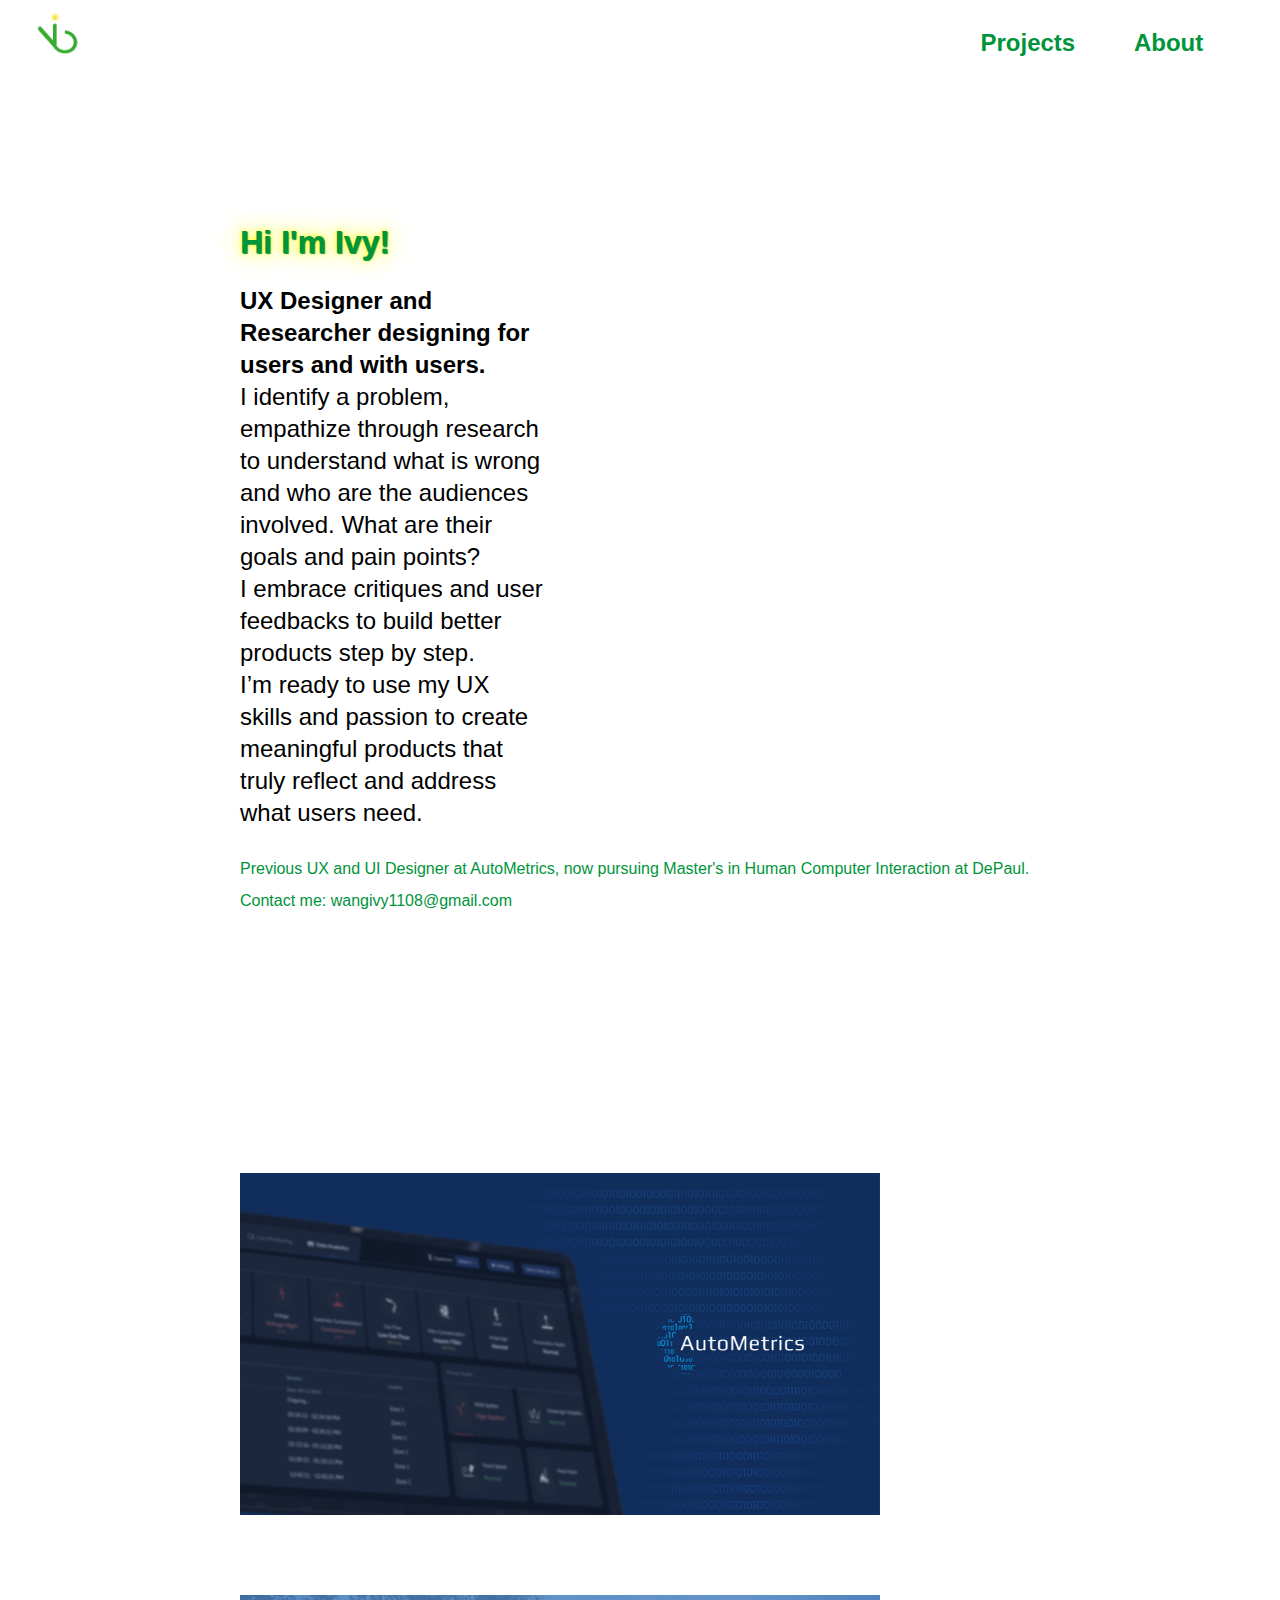
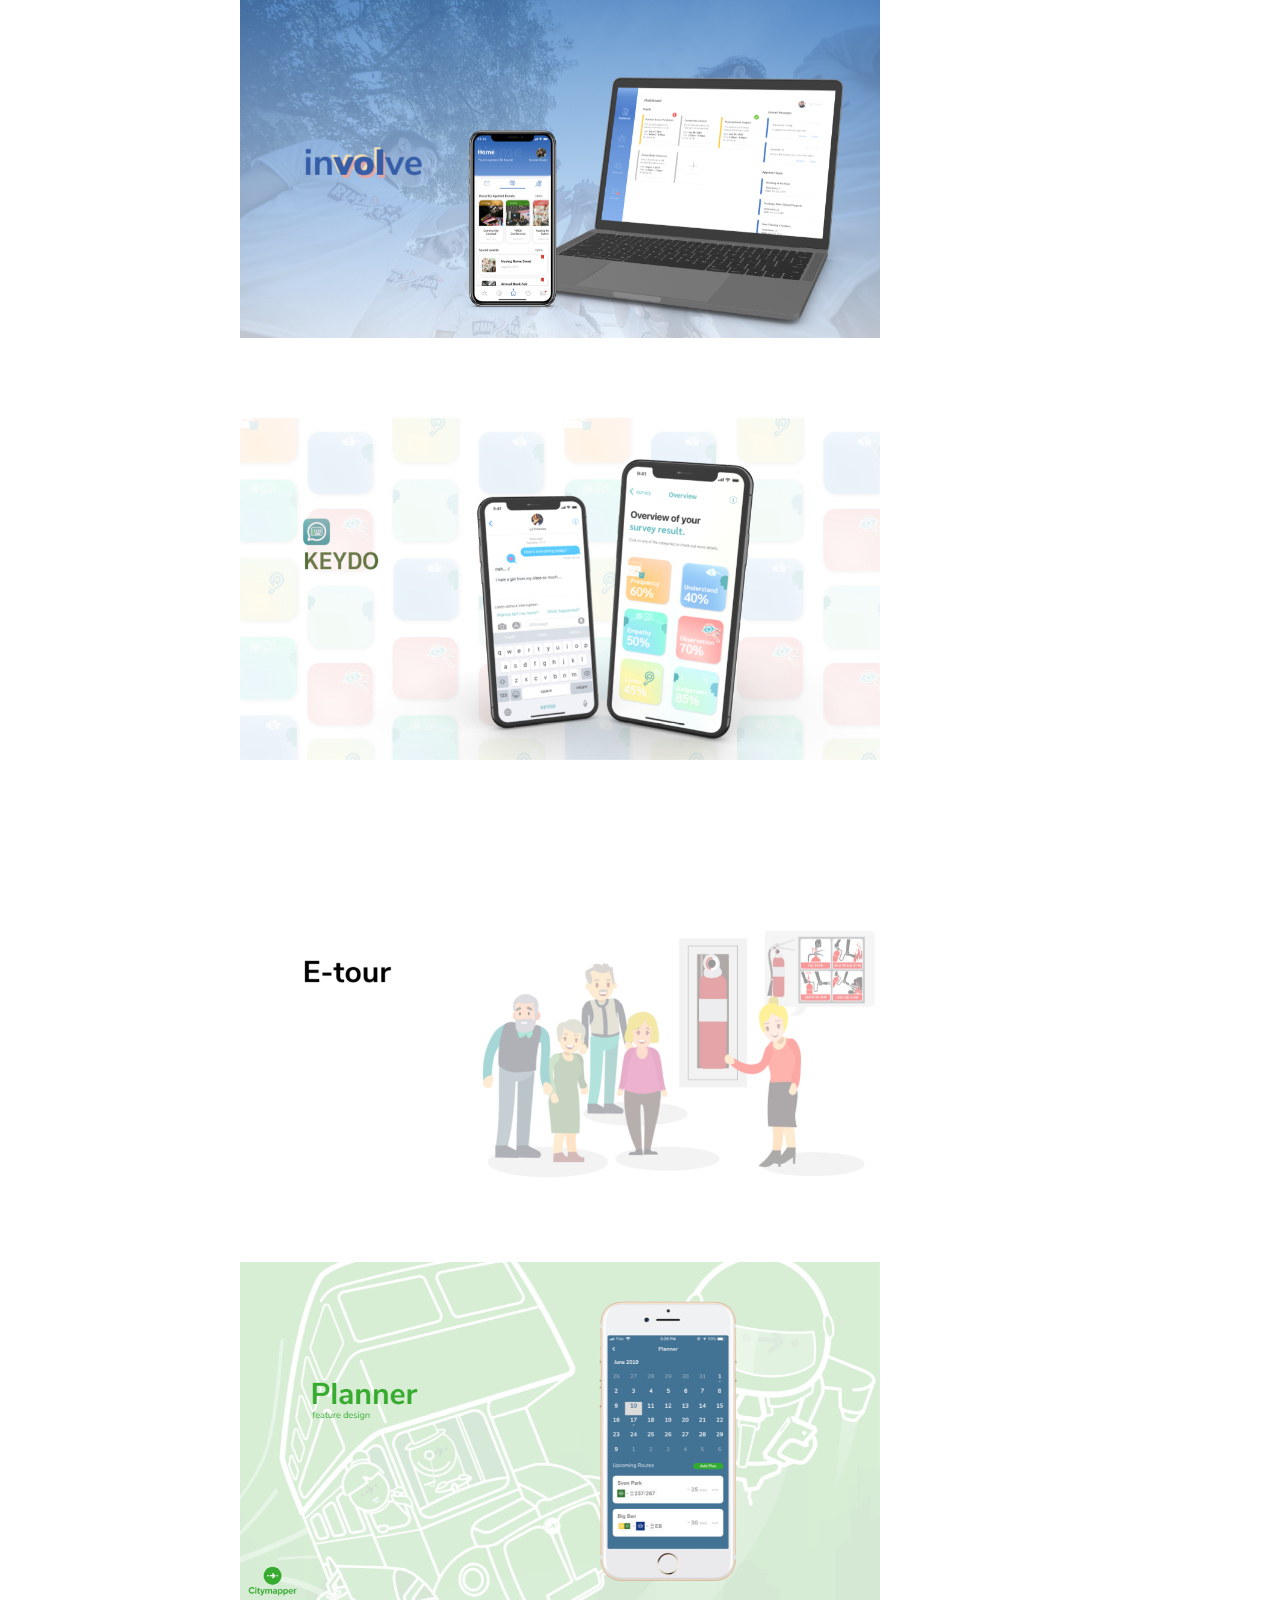
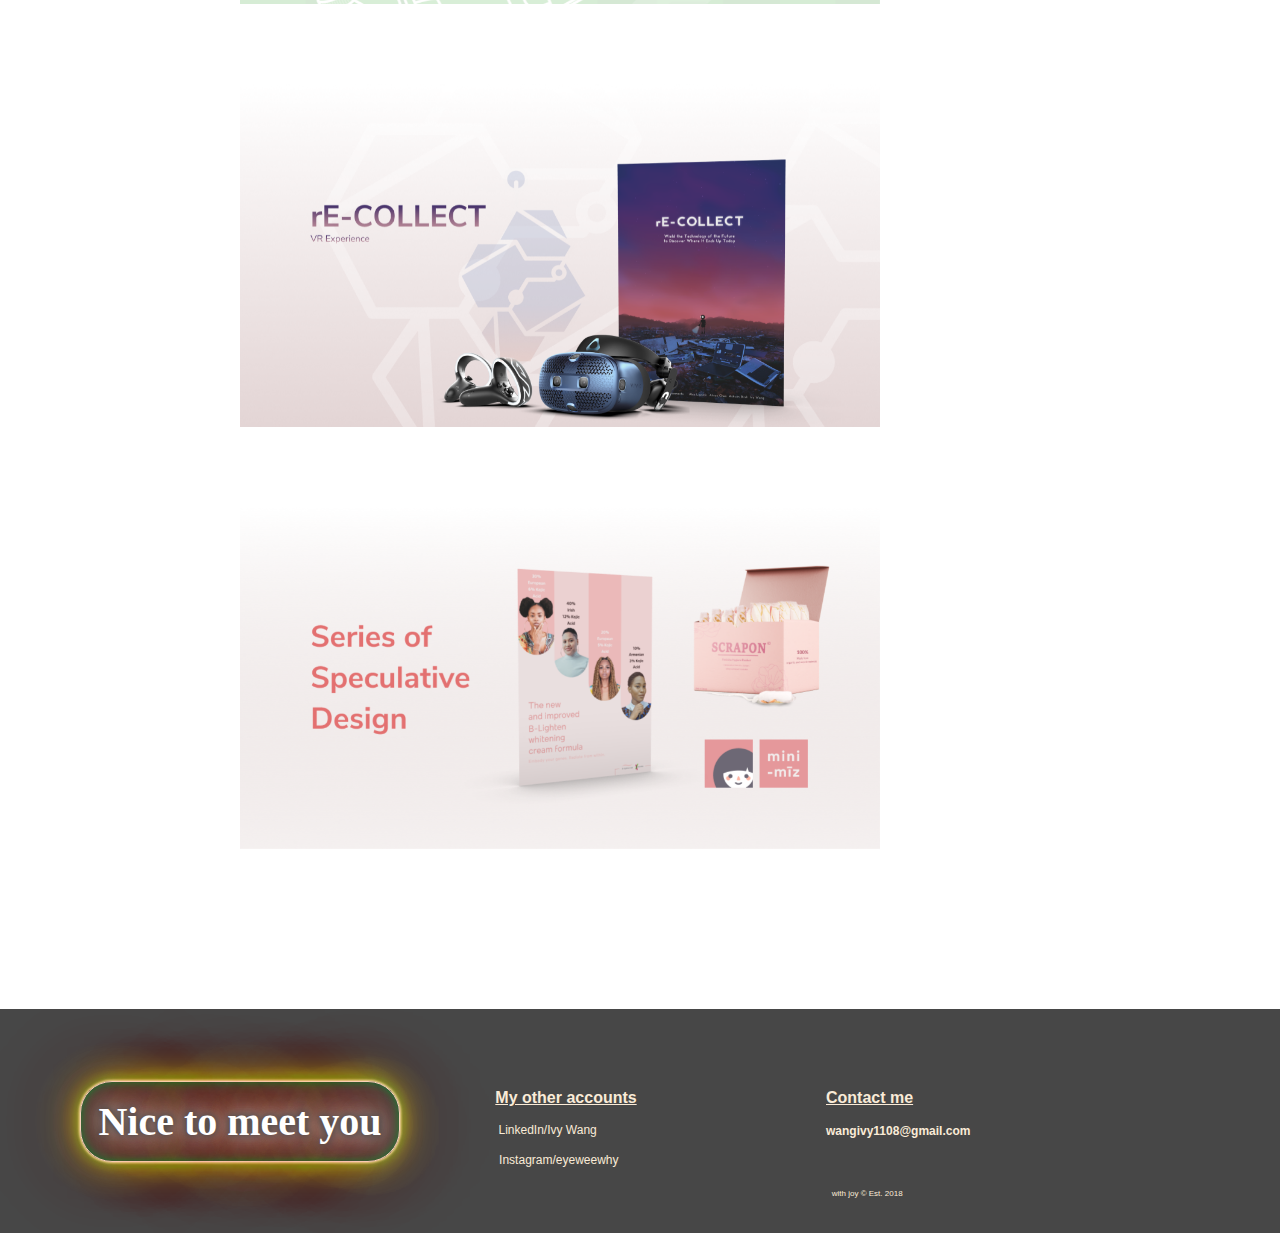
<file: index.html>
<!DOCTYPE html>
<html lang="en">

<head>
  <meta charset="utf-8">
  <meta name="viewport" content="width=device-width, initial-scale=1.0">

  <title>Ivy's Portfolio</title>
  <link rel="stylesheet" type="text/css" href="css/main.css">
  <!-- <link rel="stylesheet" type="text/css" href="css/responsive.css"> -->
  <link rel="stylesheet" media="(min-width:360px) and (max-width:767px)" href="css/responsive-small-screen.css">
  <link rel="stylesheet" media="(min-width:768px) and (max-width:1024px)" href="css/responsive-tablet-screen.css">
  <!-- <link href="css/main.css" rel="stylesheet"> -->
  <!-- <link href="css/media-query-compressed.css" rel="stylesheet"> -->
  <!-- <link href="https://fonts.googleapis.com/css?family=Poppins" rel="stylesheet"> -->

  <!-- <link rel="preload" href="css/non-critical.css" 
		as="style" onload="this.onload=null;
    this.rel='stylesheet'">
    
		<noscript><link rel="stylesheet" 
      href="css/non-critical.css"></noscript>
      
      <script>(function(w){"use strict";if(!w.loadCSS){w.loadCSS=function(){}}var rp=loadCSS.relpreload={};rp.support=(function(){var ret;try{ret=w.document.createElement("link").relList.supports("preload")}catch(e){ret=false}return function(){return ret}})();rp.bindMediaToggle=function(link){var finalMedia=link.media||"all";function enableStylesheet(){link.media=finalMedia}if(link.addEventListener){link.addEventListener("load",enableStylesheet)}else if(link.attachEvent){link.attachEvent("onload",enableStylesheet)}setTimeout(function(){link.rel="stylesheet";link.media="only x"});setTimeout(enableStylesheet,3000)};rp.poly=function(){if(rp.support()){return}var links=w.document.getElementsByTagName("link");for(var i=0;i<links.length;i+=1){var link=links[i];if(link.rel==="preload"&&link.getAttribute("as")==="style"&&!link.getAttribute("data-loadcss")){link.setAttribute("data-loadcss",true);rp.bindMediaToggle(link)}}};if(!rp.support()){rp.poly();var run=w.setInterval(rp.poly,500);if(w.addEventListener){w.addEventListener("load",function(){rp.poly();w.clearInterval(run)})}else if(w.attachEvent){w.attachEvent("onload",function(){rp.poly();w.clearInterval(run)})}}if(typeof exports!=="undefined"){exports.loadCSS=loadCSS}else{w.loadCSS=loadCSS}}(typeof global!=="undefined"?global:this));</script> -->

</head>

<body>
  <nav class="navbar">
    <a href="index.html">
    <img class="logo-img" src="images/logo.png" alt="logo image" >
    </a>

    
          <!-- <a class="prj-link-1" href="index.html#jump">projects</a> -->
                  <!-- <a href="about.html">about</a> -->
                  <div class="prj-link">
                  <a class="menu-bar" href="index.html#jump" data-replace="View all"><span>Projects</span></a>
               
                  <a href="about.html" data-replace="Ivy &#128064"><span>About</span></a>
                </div>
    </nav>

<main>
  
    <div class="main-intro">
    <h1>Hi I'm Ivy!</h1>
      <p class="intro-p"><strong>UX Designer and Researcher designing for users and with users. </strong> 
        <br>I identify a problem, empathize through research to understand what is wrong and who
        are the audiences involved. What are their goals and pain points?<br>
        I embrace critiques and user feedbacks to build better products step by step.<br>  
        I’m ready to use my UX skills and passion to create meaningful products that truly reflect and address what users need.</p>
      <p class="intro-note">Previous UX and UI Designer at AutoMetrics, now pursuing Master's in Human Computer Interaction at DePaul.
        <!-- <br>Checkout my <a class="resume-direct" target="_blank" href="document/resume2023.pdf">Resume</a>. -->
        <br>Contact me: wangivy1108@gmail.com
      </p>
    </div>
  <!-- ------------------------------------------- -->

  <div class="grid-item">
    <a class="prj-btn" href="workprj1-autometrics.html" id="jump">
    <img src="images/AutoMetrics-cover.png" alt="project cover" class="img-grid" style="width:100%">
    </a>

  <div class="prj-cover-container">
      <div class="container-center">
          <a class="prj-cover-info" href="workprj1-autometrics.html">
        <button class="btn">
          <svg width="536px" height="368px" viewBox="0 0 180 60" class="border">
            <polyline points="179,1 179,59 1,59 1,1 179,1" class="bg-line" />
            <polyline points="179,1 179,59 1,59 1,1 179,1" class="hl-line" />
          </svg>
          <!-- <div class="prj-cover-info-container">
              <a class="prj-cover-info-title" href="workprj1-autometrics.html"> -->
            
               <h2>UX/UI Designer at AutoMetrics</h2>
               <p>Redesigning to help welders better monitor their <br>welding projects</p>
               <p class="prj-forward"> <span>click to unlock details</span></p>

            <!-- </a>

            </div> -->
        </button>
      </a>
      </div>
    </div>
</div>

<!-- >>>>>>>>>>>>>>>>>>>>>>>>>>>>>>> -->
  
  <div class="grid-item">
      <a class="prj-btn" href="prj1-involve.html">
      <img src="images/involve.png" alt="project cover" class="img-grid" style="width:100%">
      </a>

    <div class="prj-cover-container">
        <div class="container-center">
            <a class="prj-cover-info" href="prj1-involve.html">
          <button class="btn">
            <svg width="536px" height="368px" viewBox="0 0 180 60" class="border">
              <polyline points="179,1 179,59 1,59 1,1 179,1" class="bg-line" />
              <polyline points="179,1 179,59 1,59 1,1 179,1" class="hl-line" />
            </svg>
              
                 <h2>Involve</h2>
                 <p>a platform to connect volunteers to non-profit organizations</p>
                 <p class="prj-forward"> <span>click to unlock details</span></p>

          </button>
        </a>
        </div>
      </div>
  </div>

  <!-- >>>>>>>>>>>>>>>>>>>>>>>>>>>>>>> -->

  <div class="grid-item">
      <a class="prj-btn" href="prj2-keydo.html">
      <img src="images/keydo.png" alt="project cover" class="img-grid" style="width:100%">
      </a>

    <div class="prj-cover-container">
        <div class="container-center">
            <a class="prj-cover-info" href="prj2-keydo.html">
          <button class="btn">
            <svg width="536px" height="368px" viewBox="0 0 180 60" class="border">
              <polyline points="179,1 179,59 1,59 1,1 179,1" class="bg-line" />
              <polyline points="179,1 179,59 1,59 1,1 179,1" class="hl-line" />
            </svg>
              
                 <h2>Keydo</h2>
                 <p>an app that helps parents communicate better with <br>their children</p>
               <p class="prj-forward"> <span>click to unlock details</span></p>

          </button>
        </a>
        </div>
      </div>
  </div>

    <!-- >>>>>>>>>>>>>>>>>>>>>>>>>>>>>>> -->

  <div class="grid-item">
      <a class="prj-btn" href="prj3-etour.html">
      <img src="images/etour.png" alt="project cover" class="img-grid" style="width:100%">
      </a>

    <div class="prj-cover-container">
        <div class="container-center">
            <a class="prj-cover-info" href="prj3-etour.html">
          <button class="btn">
            <svg width="536px" height="368px" viewBox="0 0 180 60" class="border">
              <polyline points="179,1 179,59 1,59 1,1 179,1" class="bg-line" />
              <polyline points="179,1 179,59 1,59 1,1 179,1" class="hl-line" />
            </svg>
              
                 <h2>E-tour</h2>
                 <p>an educational tour that gives new immigrants in depth explanations around emergency situations</p>
                 <p class="prj-forward"> <span>click to unlock details</span></p>

          </button>
        </a>
        </div>
      </div>
  </div>

    <!-- >>>>>>>>>>>>>>>>>>>>>>>>>>>>>>> -->

    <div class="grid-item">
        <a class="prj-btn" href="prj4-planner.html">
        <img src="images/planner.png" alt="project cover" class="img-grid" style="width:100%">
        </a>
  
      <div class="prj-cover-container">
          <div class="container-center">
              <a class="prj-cover-info" href="prj4-planner.html">
            <button class="btn">
              <svg width="536px" height="368px" viewBox="0 0 180 60" class="border">
                <polyline points="179,1 179,59 1,59 1,1 179,1" class="bg-line" />
                <polyline points="179,1 179,59 1,59 1,1 179,1" class="hl-line" />
              </svg>
                
                   <h2>Planner</h2>
                   <p>a feature that allows Citymapper users to plan their <br>trips ahead </p>
                   <p class="prj-forward"> <span>click to unlock details</span></p>

            </button>
          </a>
          </div>
        </div>
    </div>

    <!-- >>>>>>>>>>>>>>>>>>>>>>>>>>>>>>> -->

    <div class="grid-item">
      <a class="prj-btn" href="prj5-recollect.html">
      <img src="images/recollect.png" alt="project cover" class="img-grid" style="width:100%">
      </a>

    <div class="prj-cover-container">
        <div class="container-center">
            <a class="prj-cover-info" href="prj5-recollect.html">
          <button class="btn">
            <svg width="536px" height="368px" viewBox="0 0 180 60" class="border">
              <polyline points="179,1 179,59 1,59 1,1 179,1" class="bg-line" />
              <polyline points="179,1 179,59 1,59 1,1 179,1" class="hl-line" />
            </svg>
              
                 <h2>rE-COLLECT</h2>
                 <p>wield the technology of the future to discover where it ends up today</p>
                 <p class="prj-forward"> <span>click to unlock details</span></p>

          </button>
        </a>
        </div>
      </div>
  </div>

      <!-- >>>>>>>>>>>>>>>>>>>>>>>>>>>>>>> -->

    <div class="grid-item last-project-grid">
        <a class="prj-btn" href="prj6-speculative.html">
        <img src="images/extra.png" alt="project cover" class="img-grid" style="width:100%">
        </a>
  
      <div class="prj-cover-container">
          <div class="container-center">
              <a class="prj-cover-info" href="prj6-speculative.html">
            <button class="btn">
              <svg width="536px" height="368px" viewBox="0 0 180 60" class="border">
                <polyline points="179,1 179,59 1,59 1,1 179,1" class="bg-line" />
                <polyline points="179,1 179,59 1,59 1,1 179,1" class="hl-line" />
              </svg>
           
                   <h2>Speculative Design</h2>
                   <p>evoke new perspectives on wicked problems</p>
                   <p class="prj-forward"> <span>click to unlock details</span></p>

            </button>
          </a>
          </div>
        </div>
    </div>

  </div>
<!-- end of div class grid-container -->
<div class="page-wrapper"></div>
</main>

<footer>
  <div class="footer-welcome">
    <h3>Nice to meet you</h3>
  </div>

<div class="footer-row">

<div class="footer-column">
    <div class="footer-info">
           <h3 class="footer-title">My other accounts</h3>
           <ul>
            <li class="footer-list-first">
           <a class="footer-link-first" target="_blank"  href="https://www.linkedin.com/in/ivywang1108/" >
              <!-- <img class="footer-icon" src="images/ins.png" alt="instagram icon" style="height: 40px; width: 40px;"> -->
              LinkedIn/Ivy Wang
            </a>
            </li>

            <li class="footer-list-second">
            <a class="footer-link-second" target="_blank" href="https://www.instagram.com/eyeweewhy/"> 
              <!-- <img class="footer-icon" src="images/utube.png" alt="youtube icon" style="height: 40px; width: 40px;"> -->
              Instagram/eyeweewhy
            </a>
            </li>
        </ul>
    </div>
</div>

<div class="footer-column">
    <div class="footer-contact"> 
        <h3 class="footer-title">Contact me</h3>
        <ul>
            <li class="footer-list-email">
        <p><br>wangivy1108@gmail.com</p>
            </li>
    </ul>
        <!-- <p>wangivyw@sfu.ca</p> -->
        </div>
 </div>

</div>
    
        <div class="right-reserved">
            <p>with joy &#169; Est&#46; 2018</p>
          </div>
  

  </footer>

 <button onclick="topFunction()" id="myBtn" title="Go to top"><span>Back to Top</span></button> 
  <script src="js/script.js"></script>

</body>

</html>
</file>
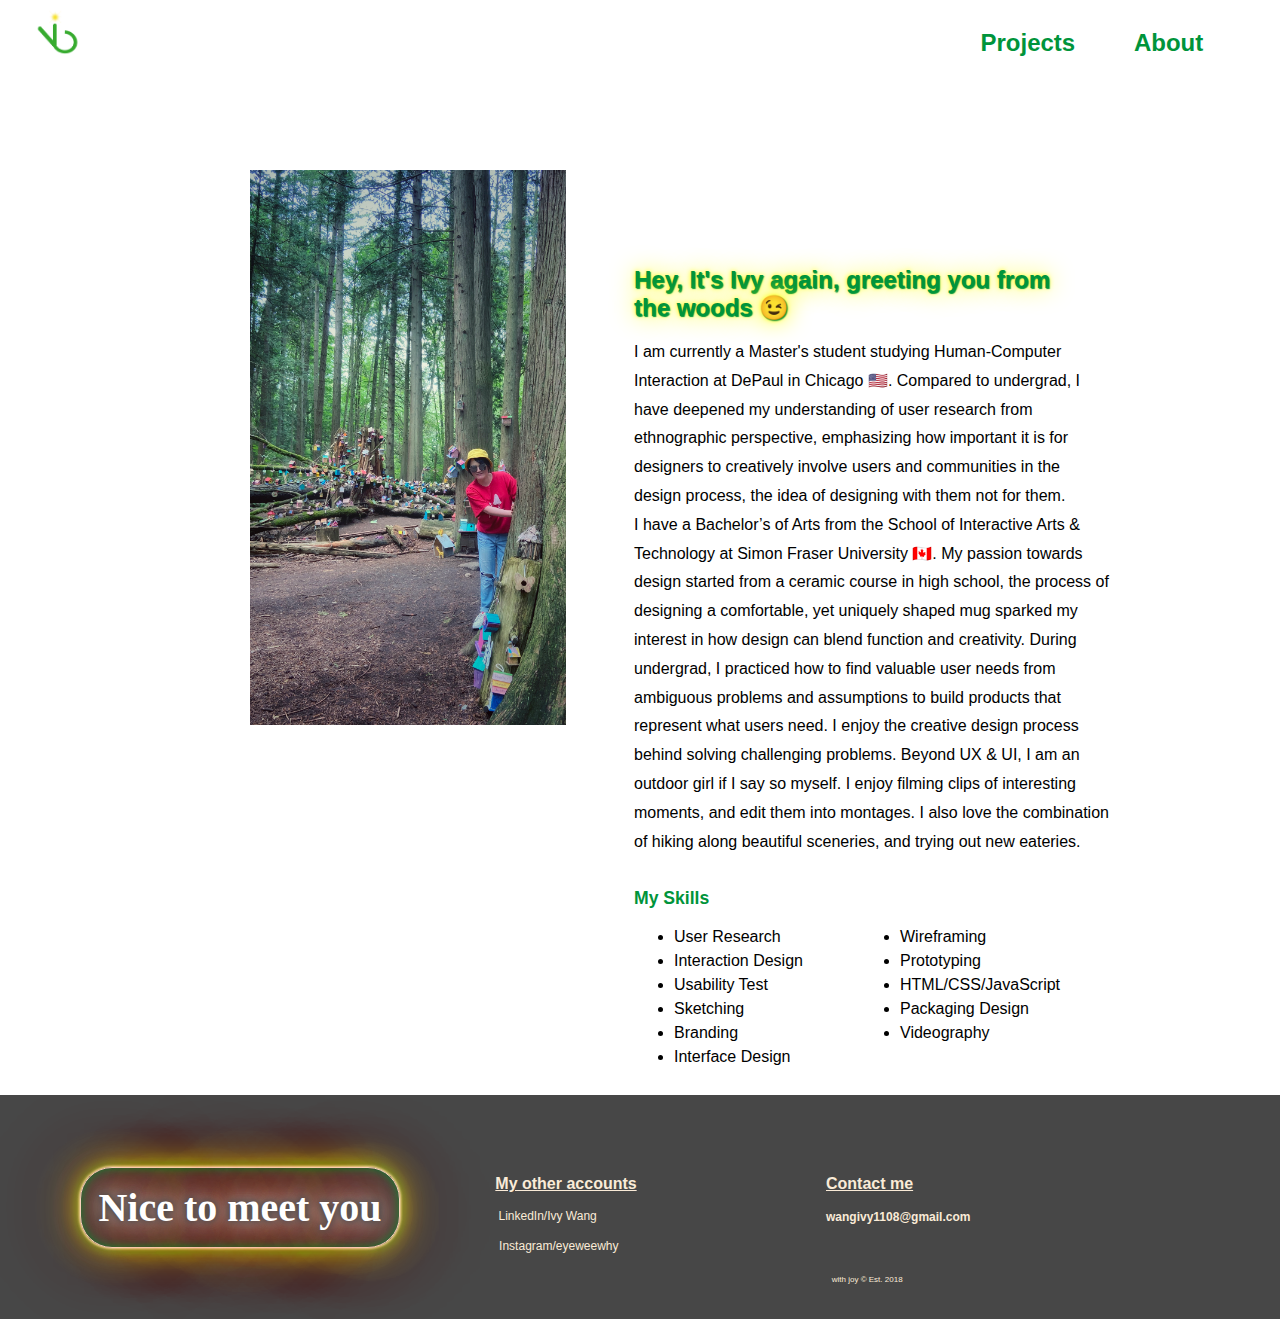
<file: about.html>
<!DOCTYPE html>
<html lang="en">

<head>
  <meta charset="utf-8">
  <meta name="viewport" content="width=device-width, initial-scale=1.0">

  <title>Ivy's Portfolio</title>
  <link rel="stylesheet" type="text/css" href="css/main.css">
  <link rel="stylesheet" media="(min-width:360px) and (max-width:767px)" href="css/responsive-small-screen.css">
  <link rel="stylesheet" media="(min-width:768px) and (max-width:1024px)" href="css/responsive-tablet-screen.css">
  <link rel="stylesheet" media="(min-width:1728px)" href="css/responsive-large-screen.css">
  <!-- <link rel="stylesheet" media="(min-width:360px) and (max-width:1726px)" href="css/responsive.css"> -->
  <!-- <link rel="stylesheet" type="text/css" href="css/responsive.css"> -->
  <!-- <link href="css/main.css" rel="stylesheet"> -->
  <!-- <link href="css/media-query-compressed.css" rel="stylesheet"> -->
  <!-- <link href="https://fonts.googleapis.com/css?family=Poppins" rel="stylesheet"> -->

  <!-- <link rel="preload" href="css/non-critical.css" 
		as="style" onload="this.onload=null;
    this.rel='stylesheet'">
    
		<noscript><link rel="stylesheet" 
      href="css/non-critical.css"></noscript>
      
      <script>(function(w){"use strict";if(!w.loadCSS){w.loadCSS=function(){}}var rp=loadCSS.relpreload={};rp.support=(function(){var ret;try{ret=w.document.createElement("link").relList.supports("preload")}catch(e){ret=false}return function(){return ret}})();rp.bindMediaToggle=function(link){var finalMedia=link.media||"all";function enableStylesheet(){link.media=finalMedia}if(link.addEventListener){link.addEventListener("load",enableStylesheet)}else if(link.attachEvent){link.attachEvent("onload",enableStylesheet)}setTimeout(function(){link.rel="stylesheet";link.media="only x"});setTimeout(enableStylesheet,3000)};rp.poly=function(){if(rp.support()){return}var links=w.document.getElementsByTagName("link");for(var i=0;i<links.length;i+=1){var link=links[i];if(link.rel==="preload"&&link.getAttribute("as")==="style"&&!link.getAttribute("data-loadcss")){link.setAttribute("data-loadcss",true);rp.bindMediaToggle(link)}}};if(!rp.support()){rp.poly();var run=w.setInterval(rp.poly,500);if(w.addEventListener){w.addEventListener("load",function(){rp.poly();w.clearInterval(run)})}else if(w.attachEvent){w.attachEvent("onload",function(){rp.poly();w.clearInterval(run)})}}if(typeof exports!=="undefined"){exports.loadCSS=loadCSS}else{w.loadCSS=loadCSS}}(typeof global!=="undefined"?global:this));</script> -->

</head>

<body>
  <nav class="navbar">
    <a href="index.html">
    <img class="logo-img" src="images/logo.png" alt="logo image" >
    </a>

    
          <!-- <a class="prj-link-1" href="index.html#jump">projects</a> -->
                  <!-- <a href="about.html">about</a> -->
                  <div class="prj-link">
                  <a class="menu-bar" href="index.html#jump" data-replace="View all"><span>Projects</span></a>
               
                  <a href="about.html" data-replace="Ivy &#128064"><span>About</span></a>
                </div>
    </nav>

<main>
  
  <div class="row">

      <div class="bigSection">
          <img src="images/about.jpg" alt="my photo" class="about-image">
      </div>

    <div class="about-introme-section">
      <h1>Hey, It's Ivy again, greeting you from the woods &#128521;</h1>
        <p class="about-text">  
          I am currently a Master's student studying Human-Computer Interaction at DePaul in Chicago &#x1F1FA;&#x1F1F8;. Compared to undergrad, I have deepened my understanding of user research from ethnographic perspective, 
          emphasizing how important it is for designers to creatively involve users and communities in the design process, the idea of designing with them not for them.
          <br>
          I have a Bachelor’s of Arts from the School of Interactive Arts & Technology at Simon Fraser University &#x1F1E8;&#x1F1E6;. 
          My passion towards design started from a ceramic course in high school, the process of designing a comfortable, yet uniquely shaped mug sparked my interest in how design can blend function and creativity. 
          During undergrad, I practiced how to find valuable user needs from ambiguous problems and assumptions to build products that represent what users need. 
          I enjoy the creative design process behind solving challenging problems. Beyond UX & UI, I am an outdoor girl if I say so myself. 
          I enjoy filming clips of interesting moments, and edit them into montages. I also love the combination of hiking along beautiful sceneries, and trying out new eateries.  
        </p>
        
        <h2 class="about-skills">My Skills</h2>
        <ul class="about-skills-list">
          <li>User Research</li>
          <li>Interaction Design</li>
          <li>Usability Test</li>
          <li>Sketching</li>
          <li>Branding</li>
          <li>Interface Design</li>
          <li>Wireframing</li>
          <li>Prototyping</li>
          <li>HTML/CSS/JavaScript</li>
          <li>Packaging Design</li>
          <li>Videography</li>
        </ul>

      </div>
   
  </div>  

 
  <!-- ------------------------------------------- -->
  
<div class="page-wrapper"></div>
</main>

<footer>
  <div class="footer-welcome">
    <h3>Nice to meet you</h3>
  </div>

<div class="footer-row">

<div class="footer-column">
    <div class="footer-info">
           <h3 class="footer-title">My other accounts</h3>
           <ul>
            <li class="footer-list-first">
           <a class="footer-link-first" target="_blank"  href="https://www.linkedin.com/in/ivywang1108/" >
              <!-- <img class="footer-icon" src="images/ins.png" alt="instagram icon" style="height: 40px; width: 40px;"> -->
              LinkedIn/Ivy Wang
            </a>
            </li>

            <li class="footer-list-second">
            <a class="footer-link-second" target="_blank" href="https://www.instagram.com/eyeweewhy/"> 
              <!-- <img class="footer-icon" src="images/utube.png" alt="youtube icon" style="height: 40px; width: 40px;"> -->
              Instagram/eyeweewhy
            </a>
            </li>
        </ul>
    </div>
</div>

<div class="footer-column">
    <div class="footer-contact"> 
        <h3 class="footer-title">Contact me</h3>
        <ul>
            <li class="footer-list-email">
        <p><br>wangivy1108@gmail.com</p>
            </li>
    </ul>
        <!-- <p>wangivyw@sfu.ca</p> -->
        </div>
 </div>

</div>
    
        <div class="right-reserved">
            <p>with joy &#169; Est&#46; 2018</p>
          </div>
  

  </footer>

  <button onclick="topFunction()" id="myBtn" title="Go to top"><span>Back to Top</span></button> 
  <script src="js/script.js"></script>

</body>

</html>
</file>
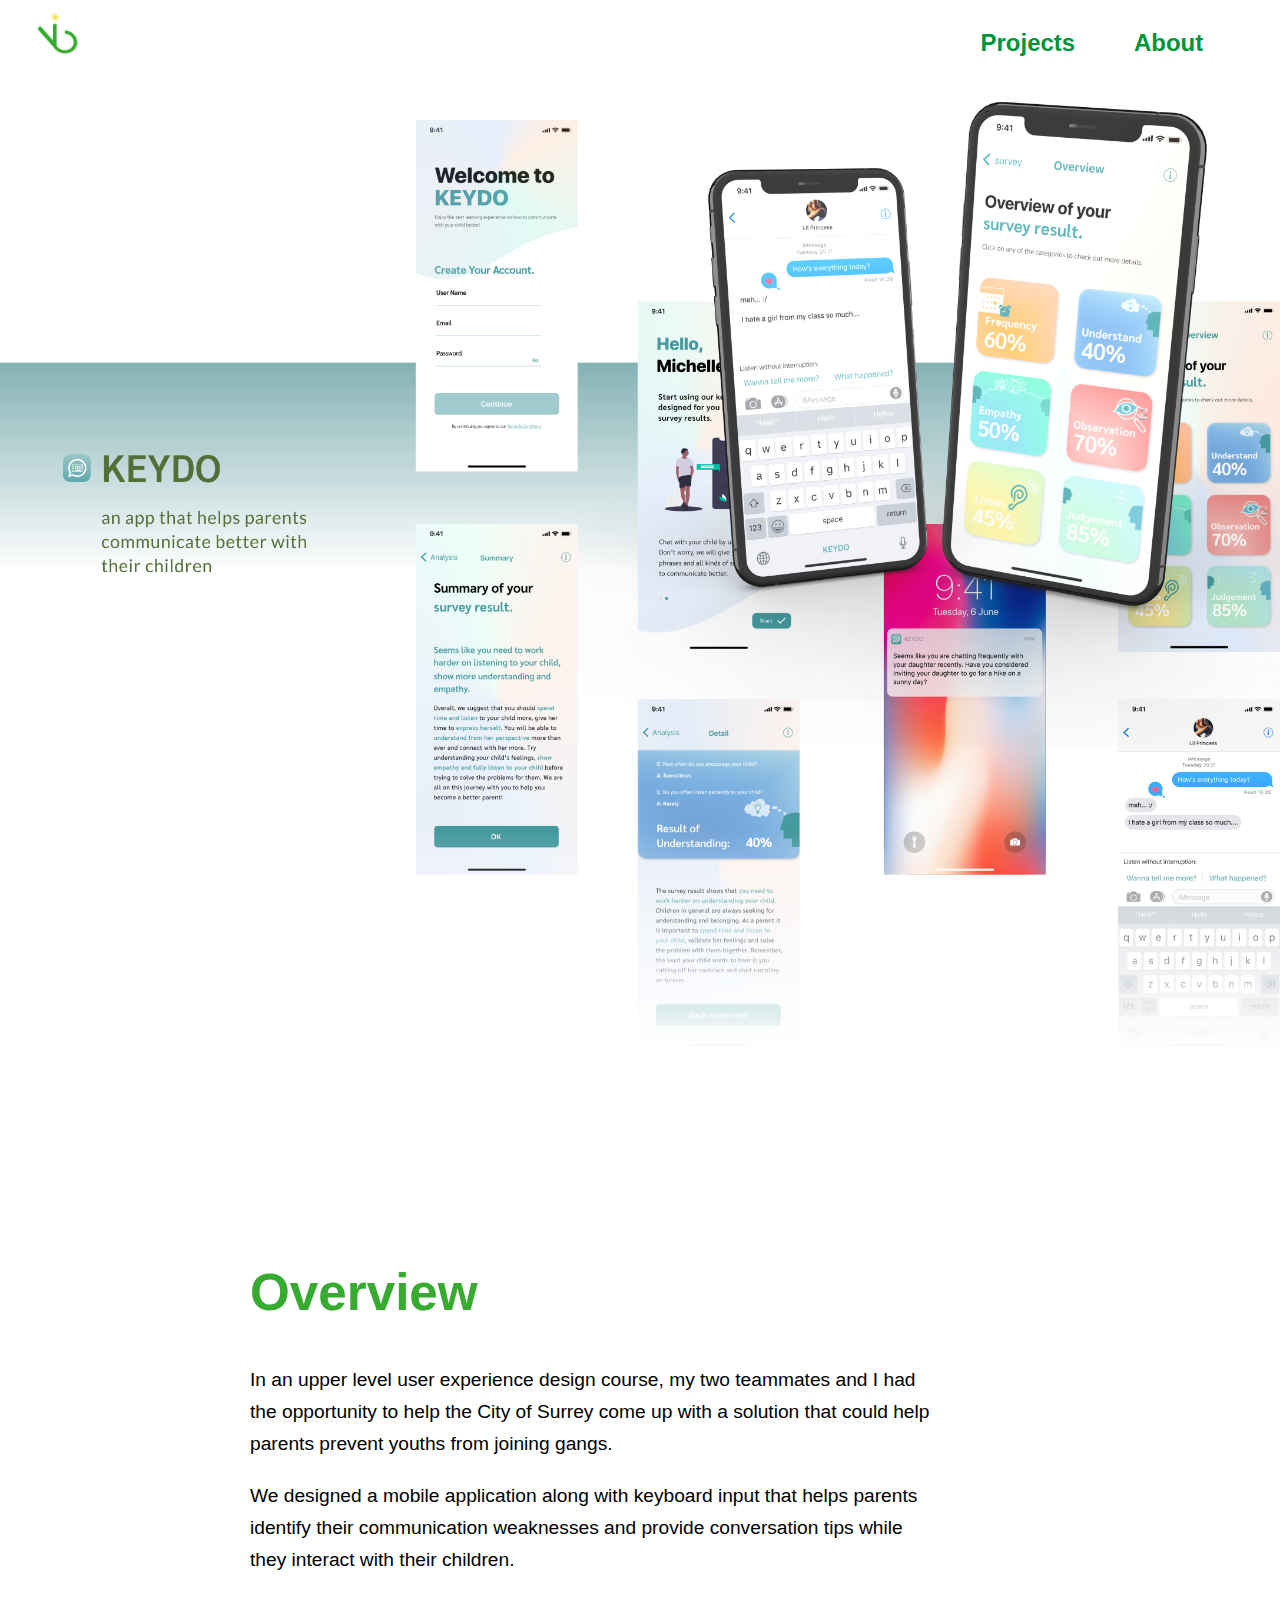
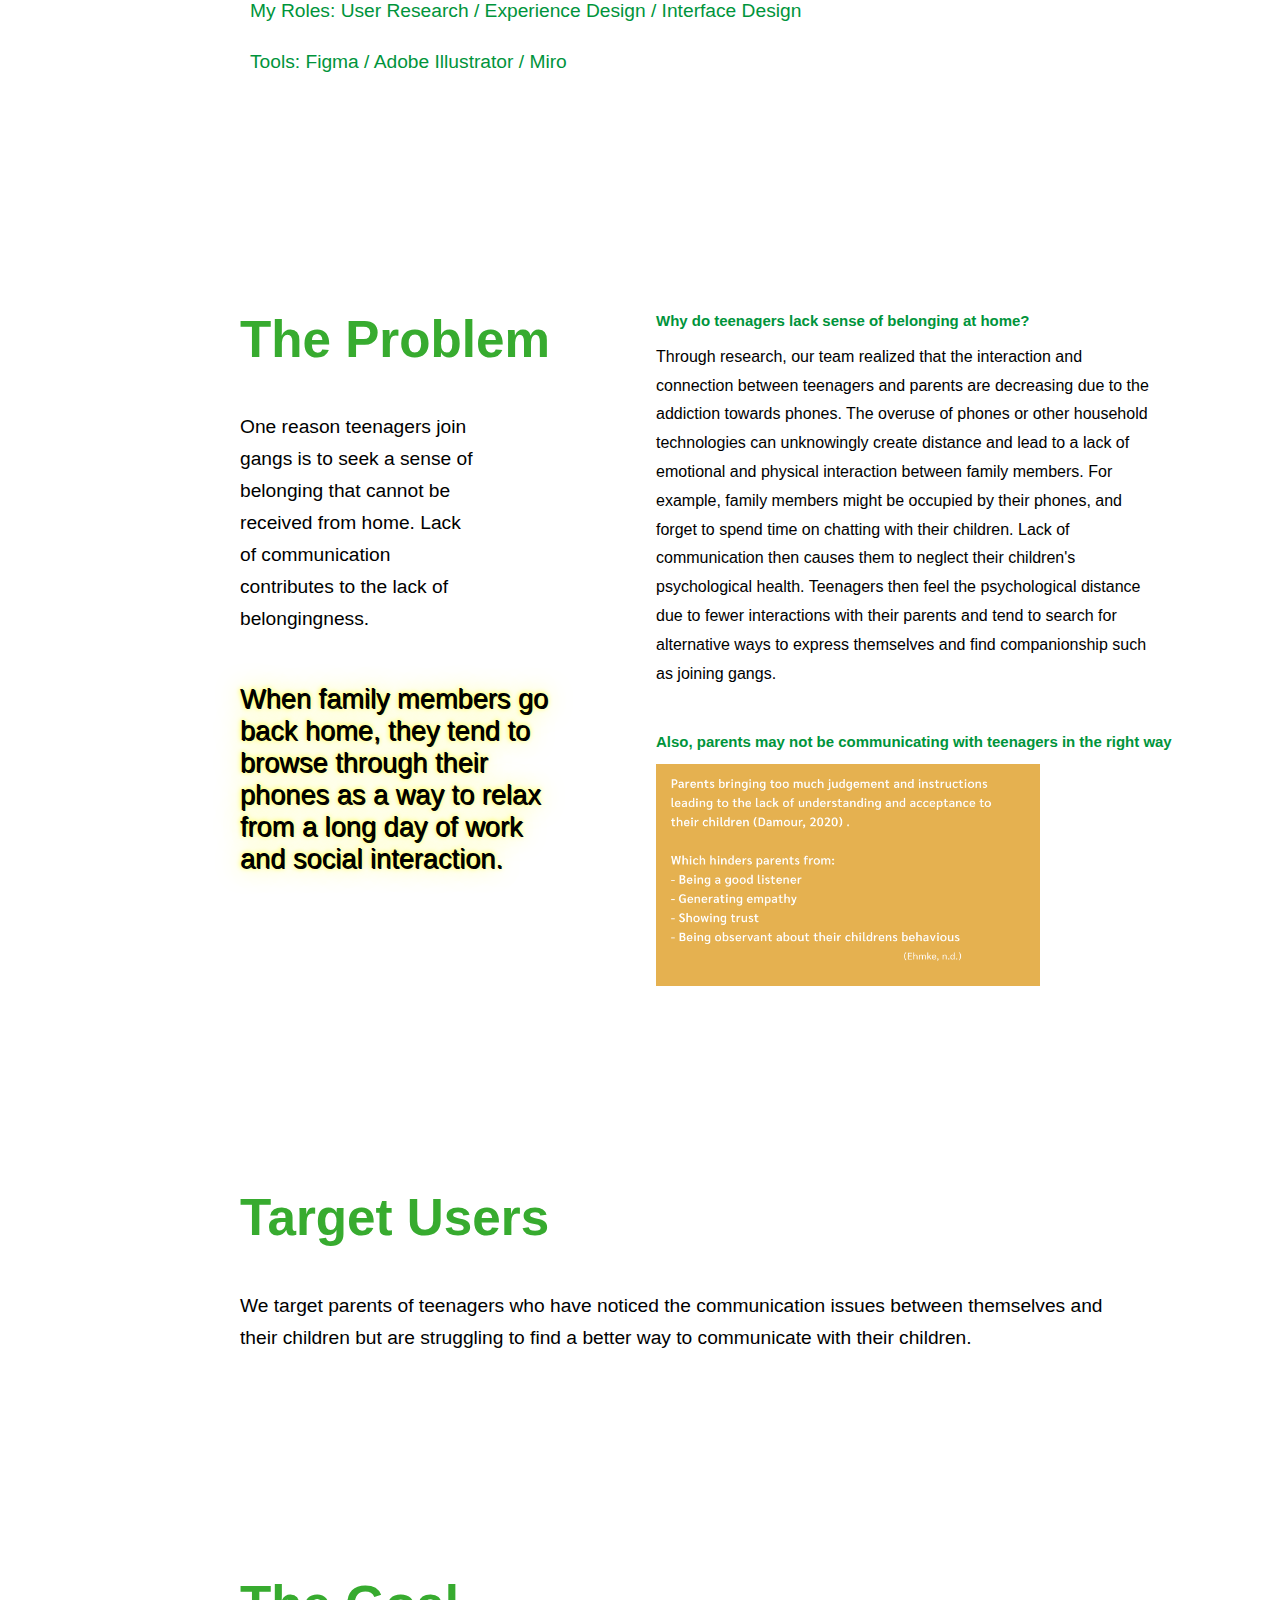
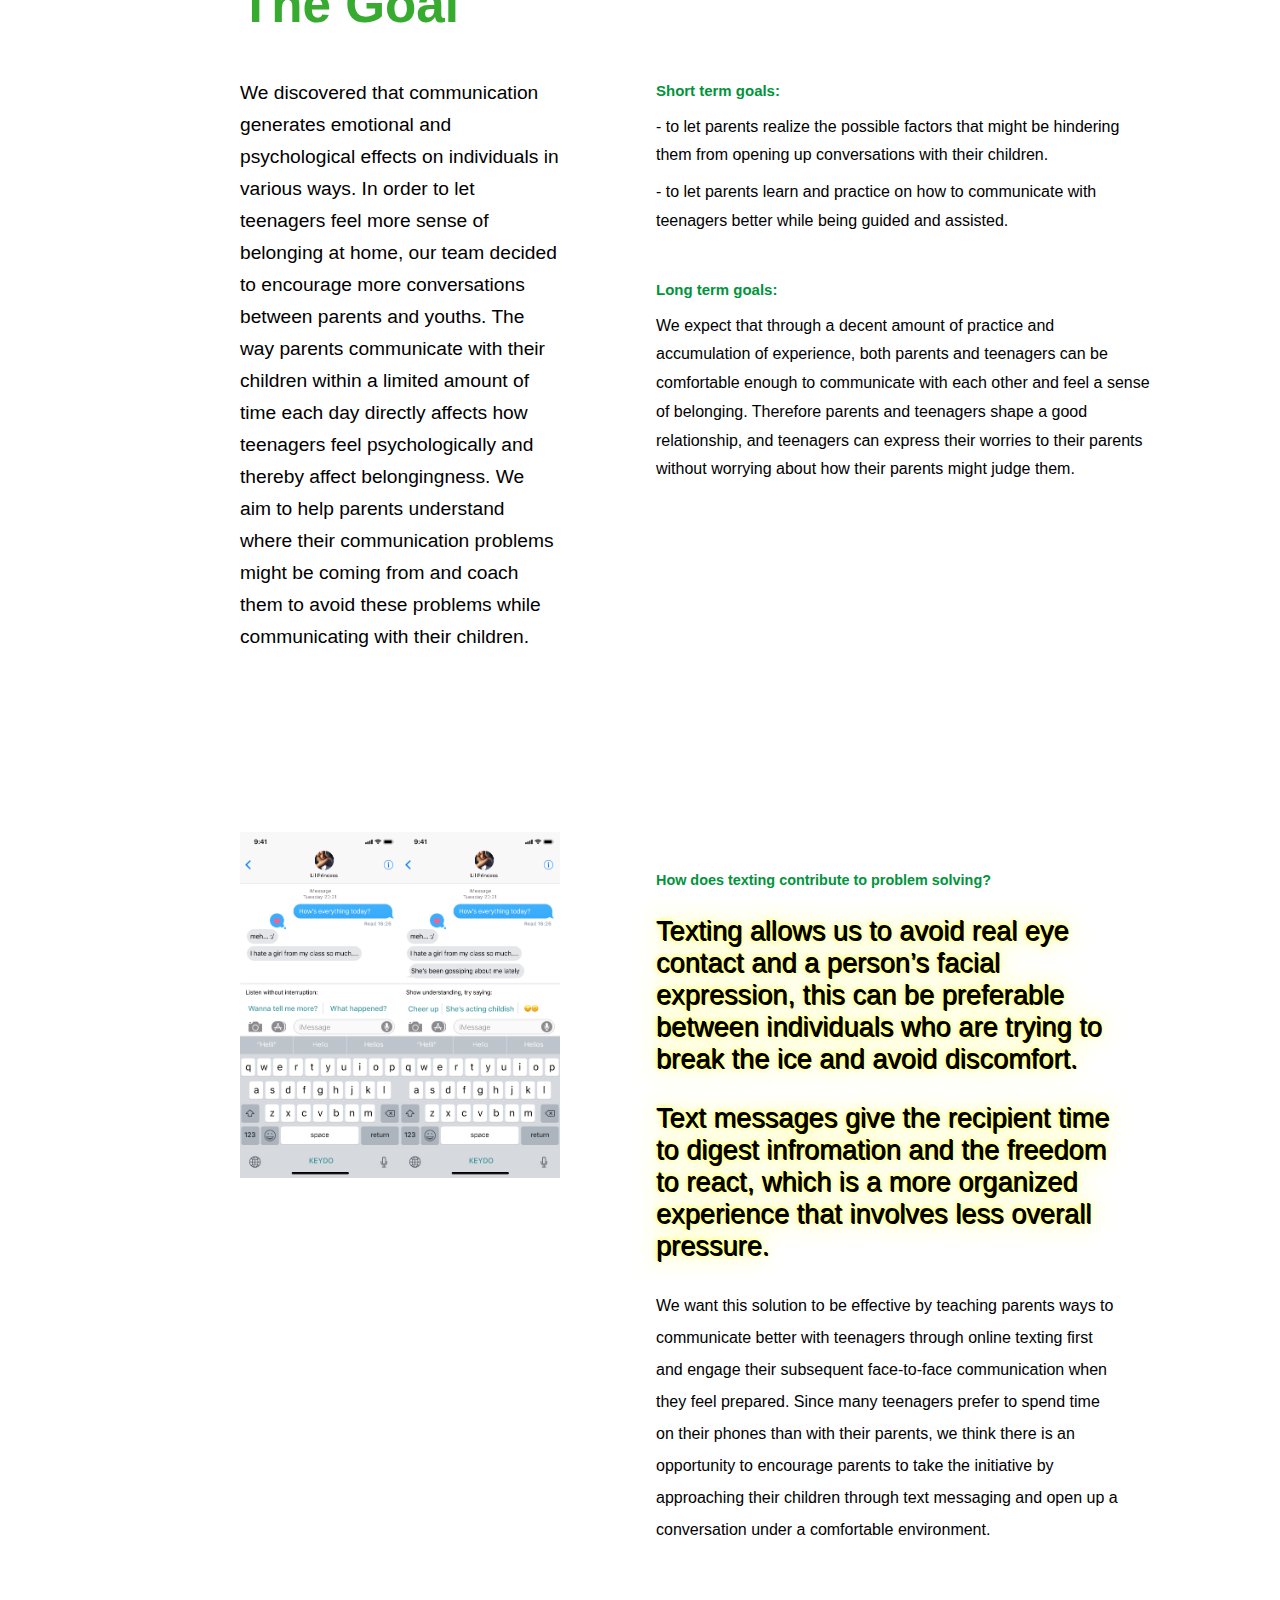
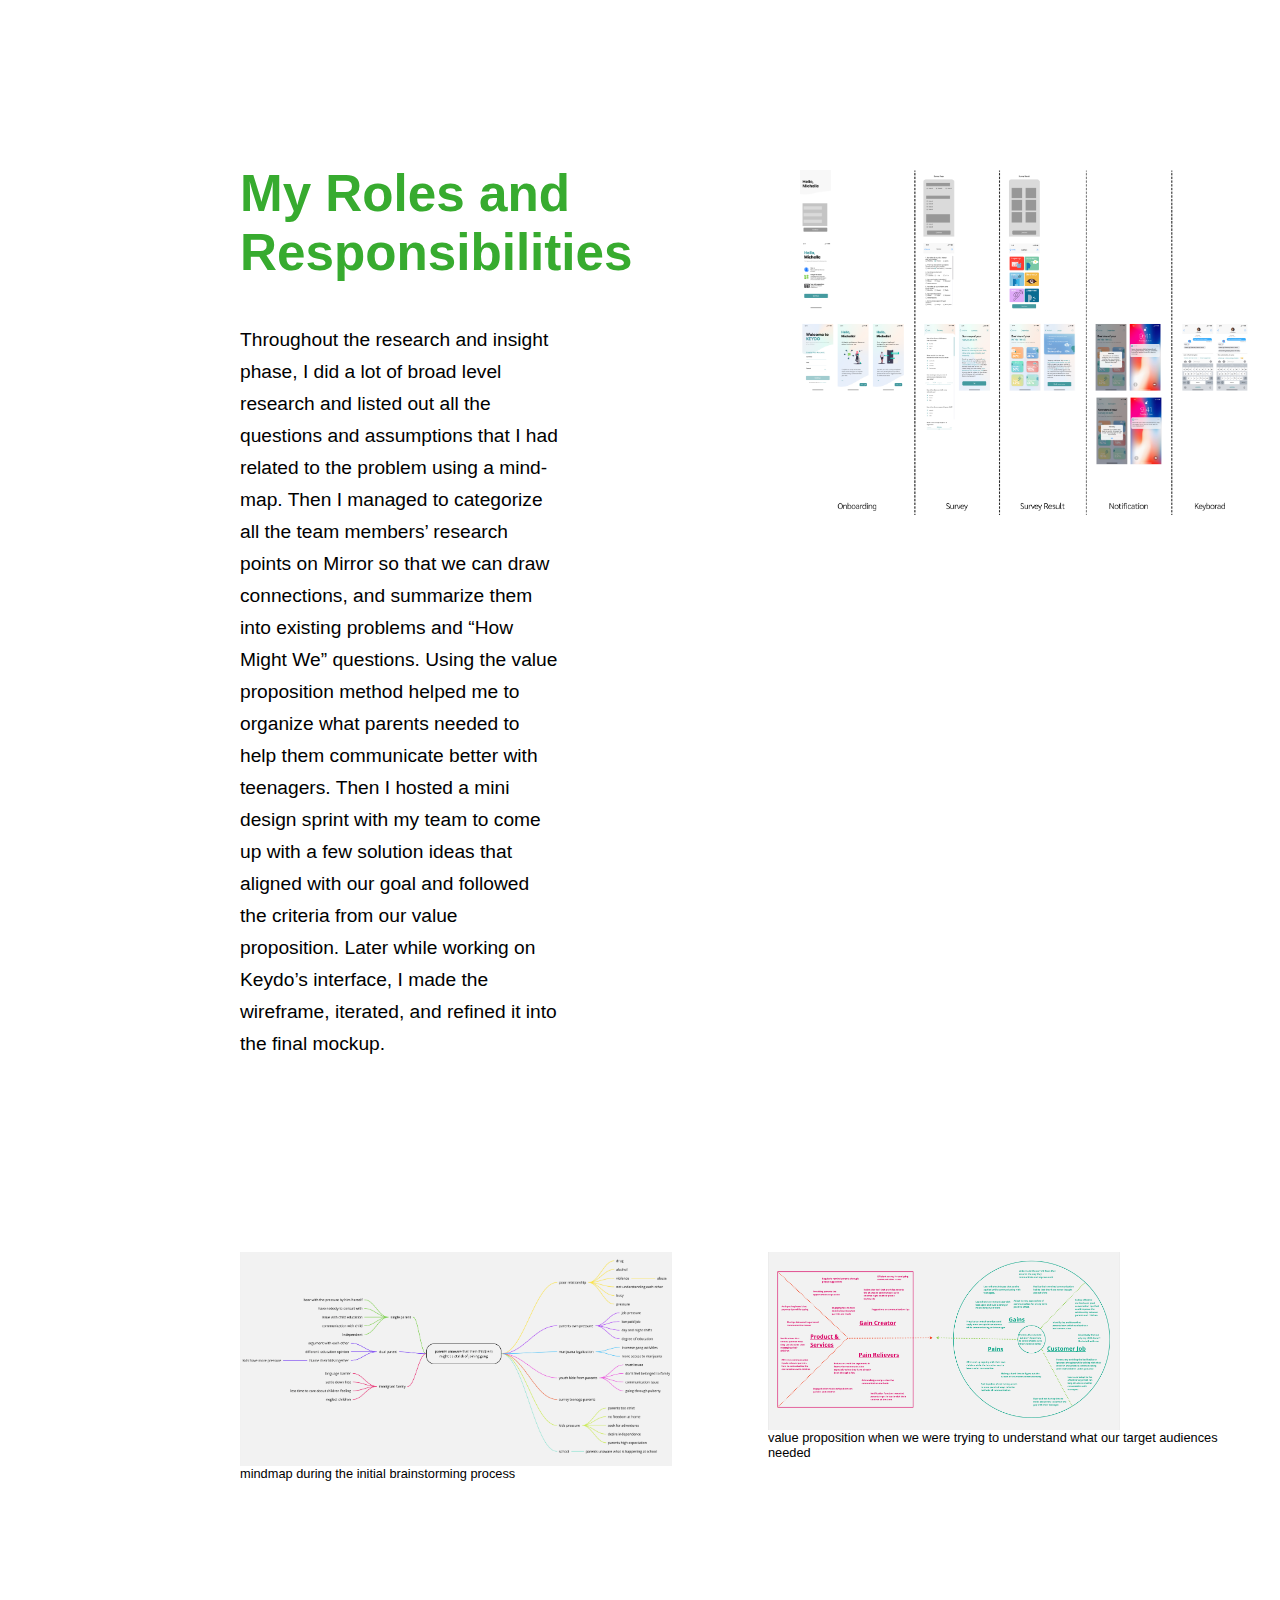
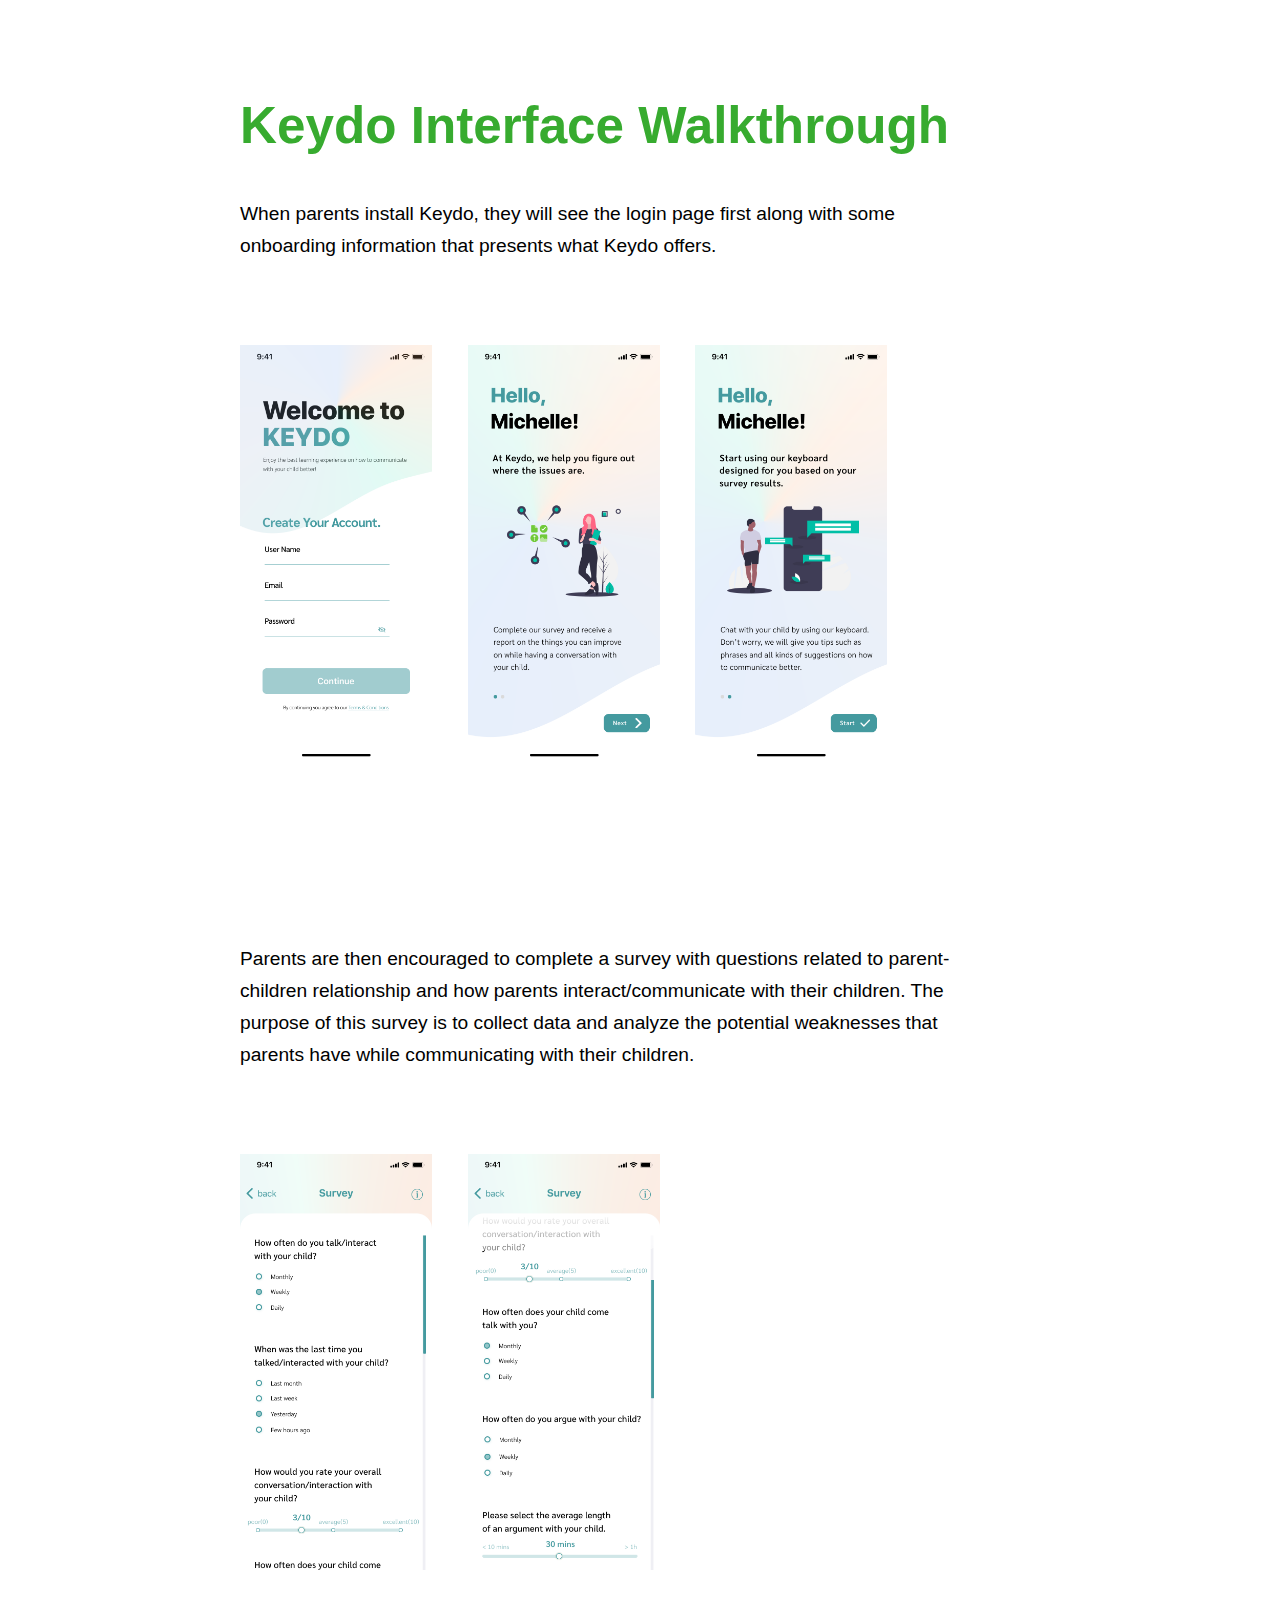
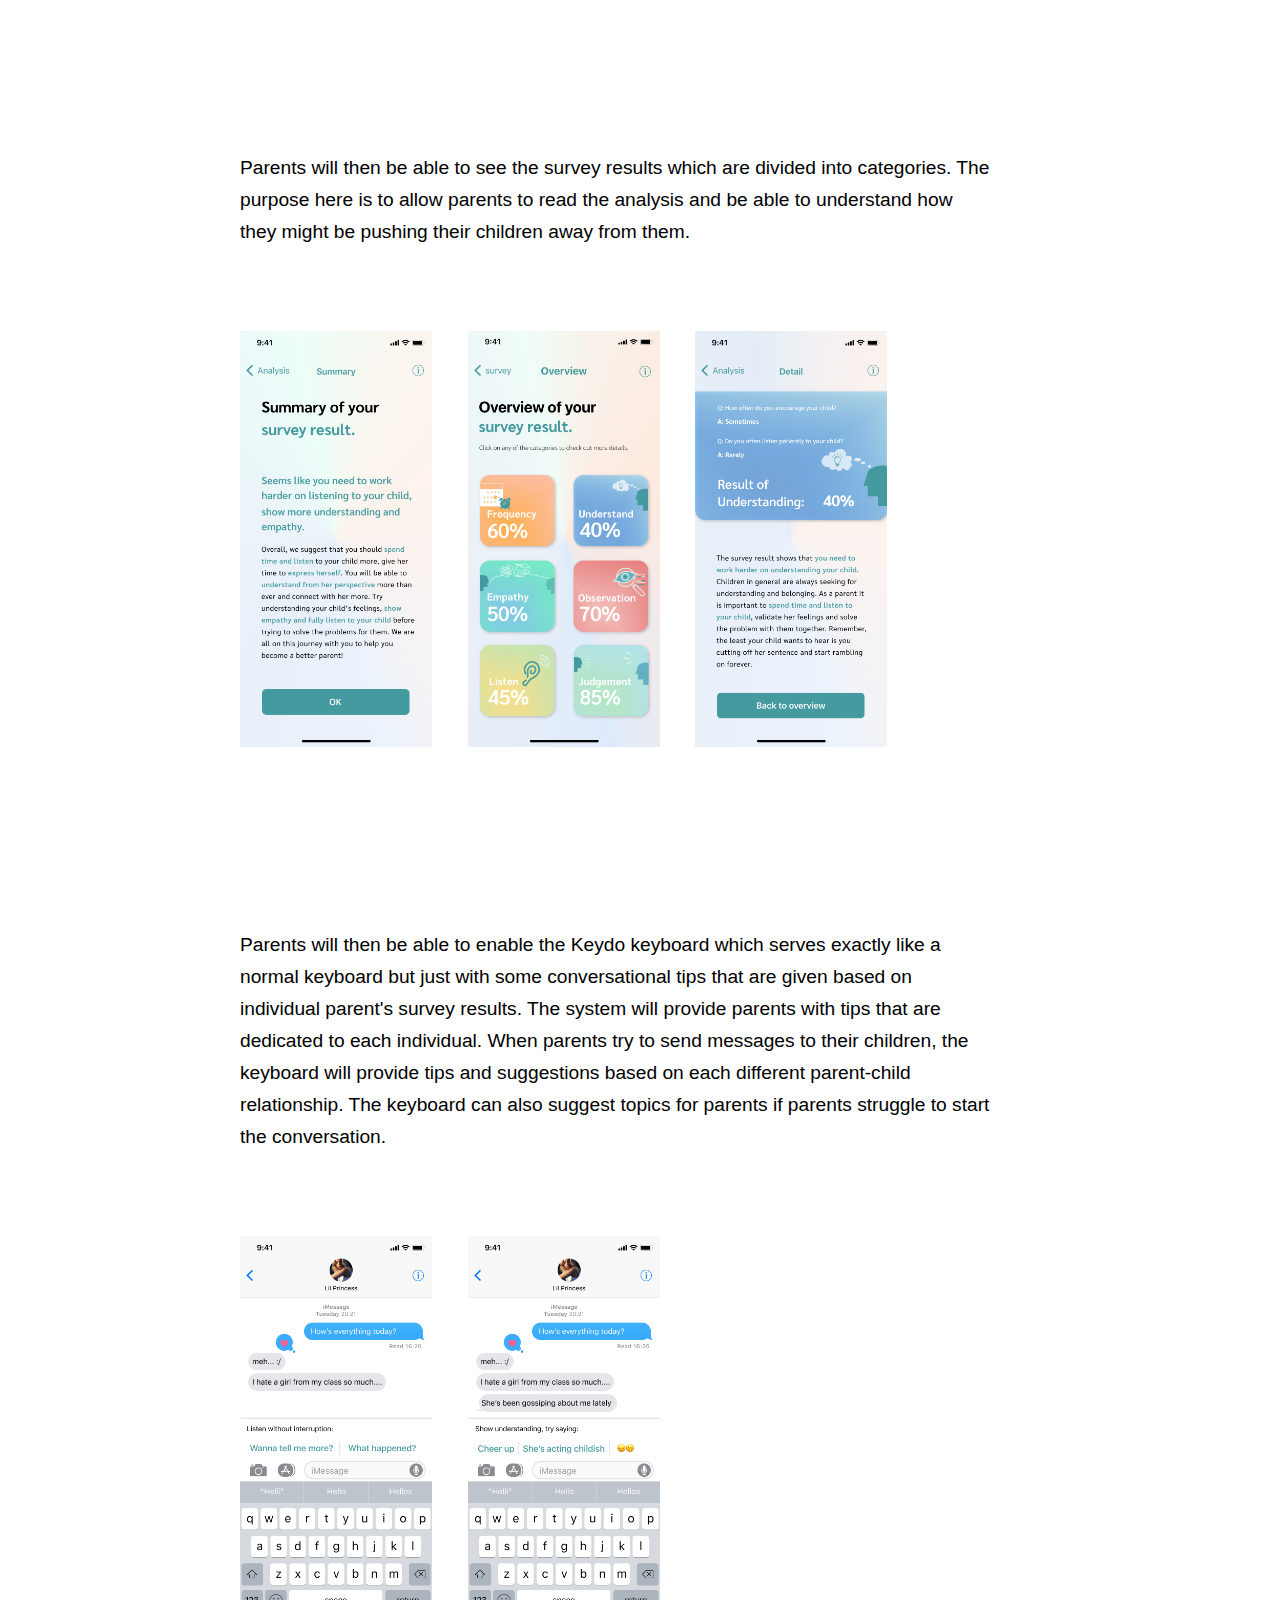
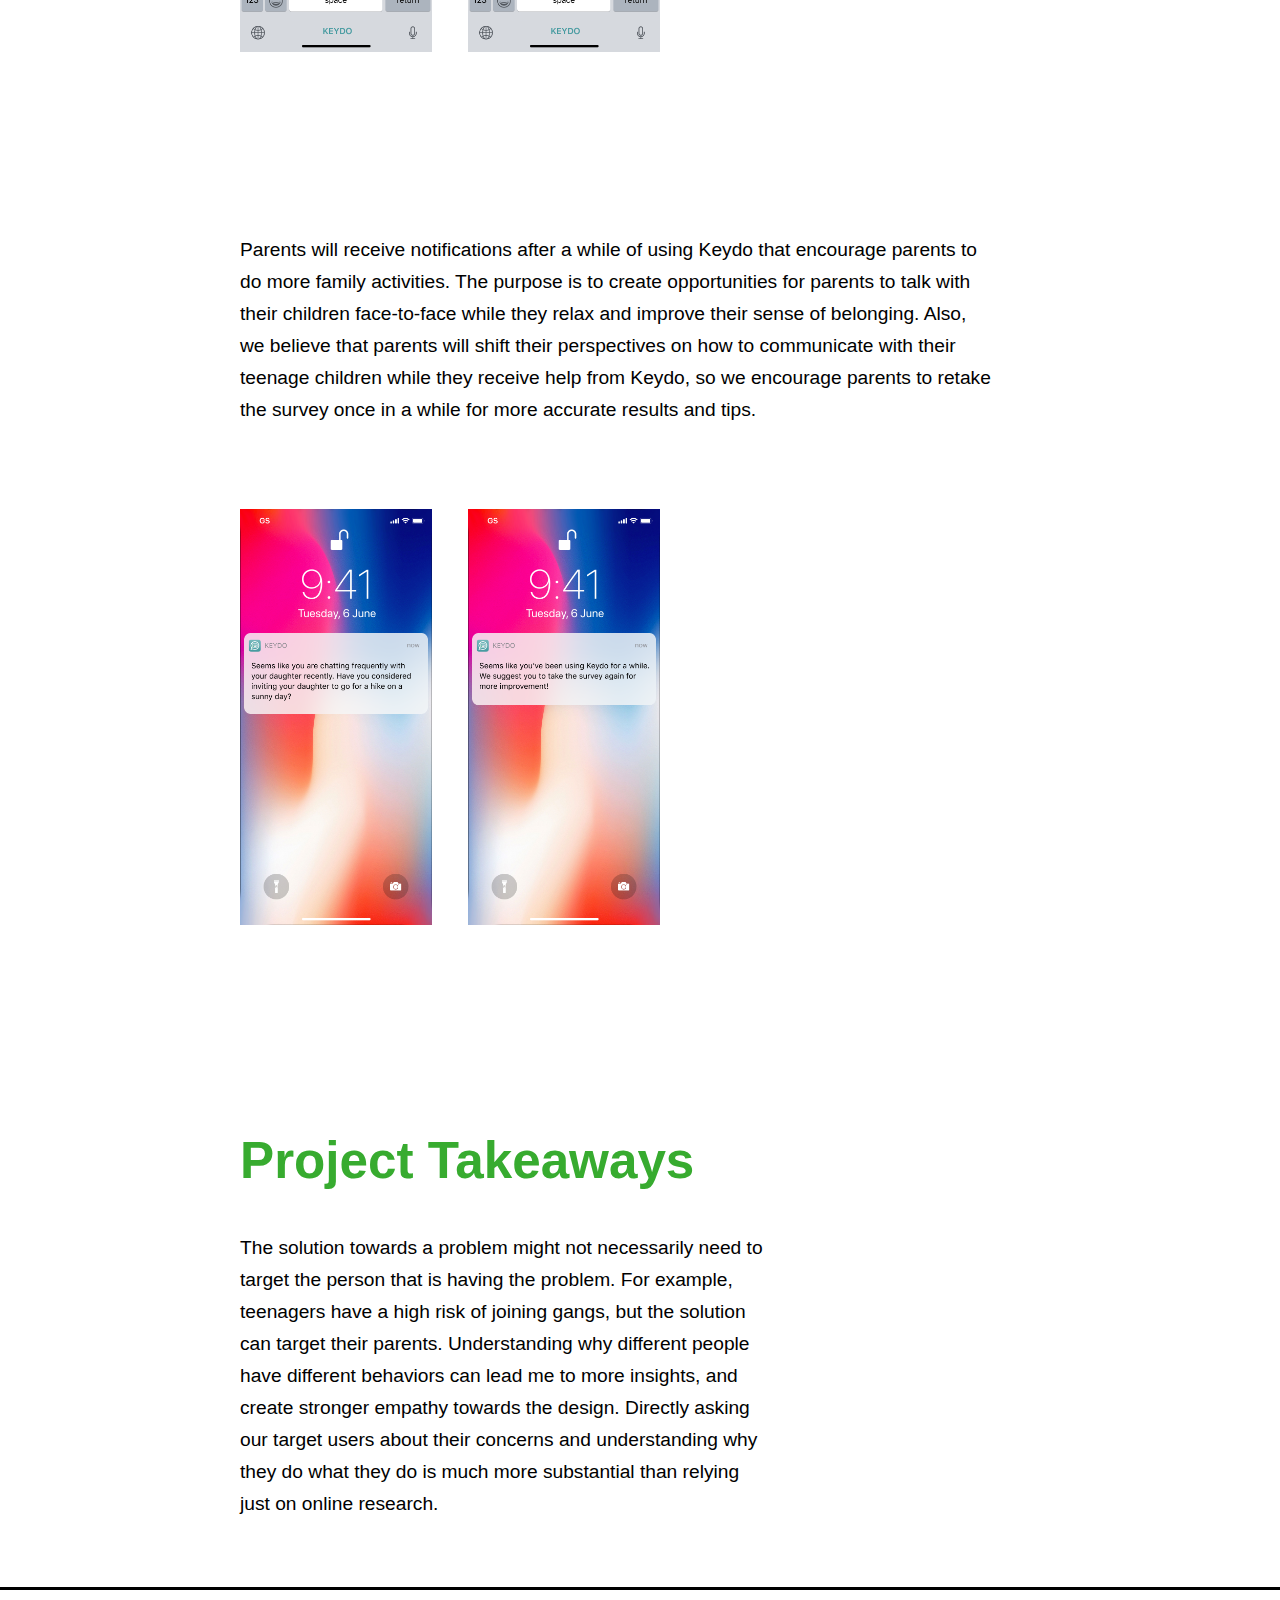
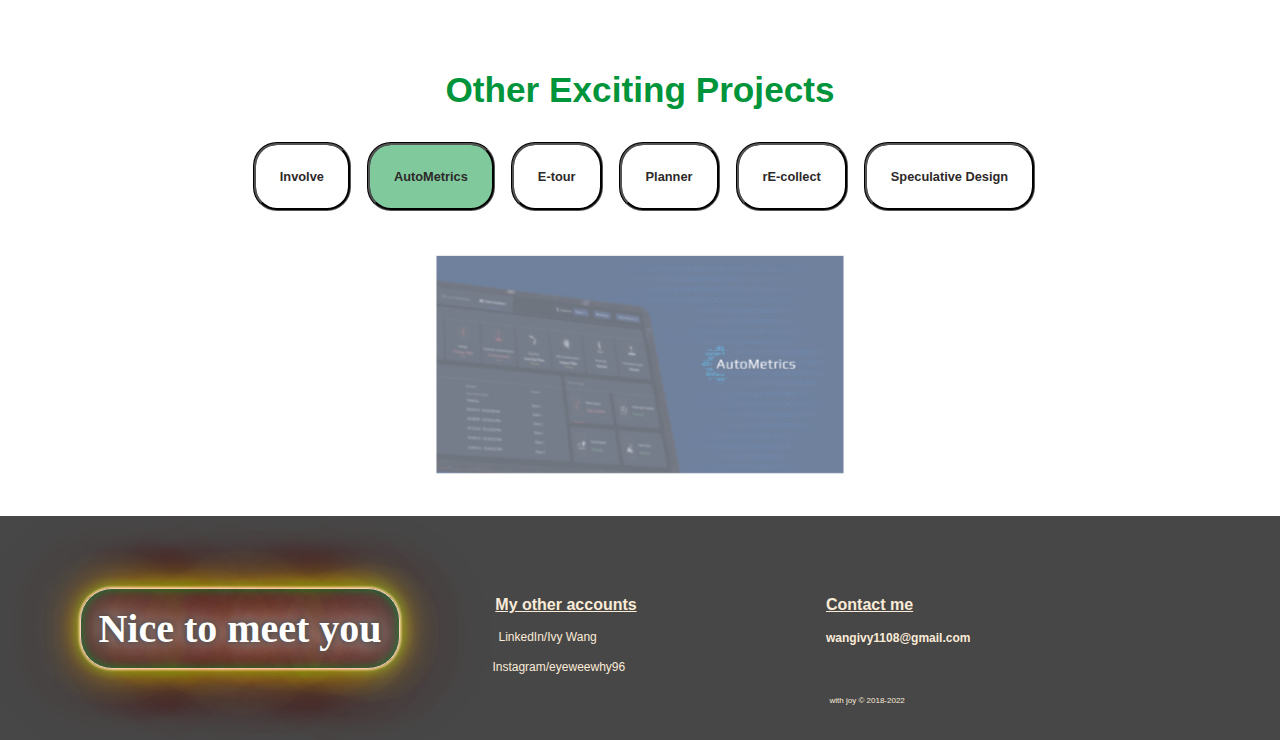
<file: prj2-keydo.html>
<!DOCTYPE html>
<html lang="en">

<head>
  <meta charset="utf-8">
  <meta name="viewport" content="width=device-width, initial-scale=1.0">

  <title>Ivy's Portfolio</title>
  <link rel="stylesheet" type="text/css" href="css/main.css">
  <!-- <link href="css/main.css" rel="stylesheet"> -->
  <!-- <link href="css/media-query-compressed.css" rel="stylesheet"> -->
  <!-- <link href="https://fonts.googleapis.com/css?family=Poppins" rel="stylesheet"> -->

  <!-- <link rel="preload" href="css/non-critical.css" 
		as="style" onload="this.onload=null;
    this.rel='stylesheet'">
    
		<noscript><link rel="stylesheet" 
      href="css/non-critical.css"></noscript>
      
      <script>(function(w){"use strict";if(!w.loadCSS){w.loadCSS=function(){}}var rp=loadCSS.relpreload={};rp.support=(function(){var ret;try{ret=w.document.createElement("link").relList.supports("preload")}catch(e){ret=false}return function(){return ret}})();rp.bindMediaToggle=function(link){var finalMedia=link.media||"all";function enableStylesheet(){link.media=finalMedia}if(link.addEventListener){link.addEventListener("load",enableStylesheet)}else if(link.attachEvent){link.attachEvent("onload",enableStylesheet)}setTimeout(function(){link.rel="stylesheet";link.media="only x"});setTimeout(enableStylesheet,3000)};rp.poly=function(){if(rp.support()){return}var links=w.document.getElementsByTagName("link");for(var i=0;i<links.length;i+=1){var link=links[i];if(link.rel==="preload"&&link.getAttribute("as")==="style"&&!link.getAttribute("data-loadcss")){link.setAttribute("data-loadcss",true);rp.bindMediaToggle(link)}}};if(!rp.support()){rp.poly();var run=w.setInterval(rp.poly,500);if(w.addEventListener){w.addEventListener("load",function(){rp.poly();w.clearInterval(run)})}else if(w.attachEvent){w.attachEvent("onload",function(){rp.poly();w.clearInterval(run)})}}if(typeof exports!=="undefined"){exports.loadCSS=loadCSS}else{w.loadCSS=loadCSS}}(typeof global!=="undefined"?global:this));</script> -->

</head>

<body>
    <header>
        <nav class="navbar">
            <a href="index.html">
            <img class="logo-img" src="images/logo.png" alt="logo image" >
            </a>
        
            
                  <!-- <a class="prj-link-1" href="index.html#jump">projects</a> -->
                          <!-- <a href="about.html">about</a> -->
                          <div class="prj-link">
                          <a class="menu-bar" href="index.html#jump" data-replace="View all"><span>Projects</span></a>
                       
                          <a href="about.html" data-replace="Ivy &#128064"><span>About</span></a>
                        </div>
            </nav>
    </header>

<main>
  
        <!-- <div class="row">
            <div class="column" >
                <h2>Overview</h2>
            </div>
            <div class="column" >
                <p>in a high level user experience design course, me and my 2 other teammates had the opportunity to help the City of Surrey come up with a solution that could help parents prevent youths from joining gangs. 
                    We designed a mobile application along with keyboard input that helps parents identify their communication weaknesses and provide conversation suggestions accordingly through the keyboard input. 
                    

                        <h3>My Roles</h3>
                        <ul>
                            <li>User Research</li>
                            <li>Experience Design</li>
                            <li>Interface Design</li>
                        </ul>
                        </p>
            </div>
        </div> -->
        <div class="banner">
        <!-- <h2>Keydo</h2>
        <p>an app that helps parents communicate better with their children</p> -->
<img src="images/keydo-cover.png" alt="project cover" class="img-grid-inside" >
</div>

    <div class="row">
            <div class="bigSection">
        <h2>Overview</h2>
        <p>In an upper level user experience design course, my two teammates and I had the opportunity to help the City of Surrey come up with a solution that could help parents prevent youths from joining gangs. 
        </p>
        <p>We designed a mobile application along with keyboard input that helps parents identify their communication weaknesses and provide conversation tips while they interact with their children. 
        </p>
        <p class="prj-role">My Roles: User Research / Experience Design / Interface Design</p>
        <p class="prj-role">Tools: Figma / Adobe Illustrator / Miro</p>
    </div>
    </div>
            

        <div class="row">
            <div class="content-bigSection" >
                <h2 >The Problem</h2>
                <p class="content-large-short">One reason teenagers join gangs is to seek a sense of belonging that cannot be received from home. Lack of communication contributes to the lack of belongingness.
                </p>
                <p class="quote">When family members go back home, they tend to browse through their phones as a way to relax from a long day of work and social interaction.</p>

            </div>

            <div class="content-bigSection" >
                <h3 class="content-title">Why do teenagers lack sense of belonging at home?</h3>
                <p class="real-content">Through research, our team realized that the interaction and connection between teenagers and parents are decreasing due to the addiction towards phones.  
                    The overuse of phones or other household technologies can unknowingly create distance and lead to a lack of emotional and physical interaction between family members. For example, family members might be occupied by their phones, and forget to spend time on chatting with their children. Lack of communication then causes them to neglect their children's psychological health. 
                    Teenagers then feel the psychological distance due to fewer interactions with their parents and tend to search for alternative ways to express themselves and find companionship such as joining gangs.
                        </p>
                <!-- <h3 class="content-title">Youths are at the age of seeking for adventures</h3>
                <p class="real-content">they are willing to attempt new and dangerous things. If gangsters use quick money as a temptation to persuade youth to be their sales agent for drug trade, it is very likely for the youth to take their first step on a dangerous path that leads to more gang involvements. </p> -->
                <h3 class="content-title">Also, parents may not be communicating with teenagers in the right way</h3>
                <img src="images/keydo-problem.png" alt="keydo parents problems" class="img-grid-keydo-problem-section">
            </div>  
        </div>

        <div class="row">
            <div class="content-bigSection">
                <h2 >Target Users</h2>
                <p class="content-large-short">We target parents of teenagers who have noticed the communication issues between themselves and their children but are struggling to find a better way to communicate with their children.
                </p>
            </div>
        </div>   


        <div class="row">
            <div class="content-bigSection" >
                <h2>The Goal</h2>
                <p class="content-large">We discovered that communication generates emotional and psychological effects on individuals in various ways. In order to let teenagers feel more sense of belonging at home, our team decided to encourage more conversations between parents and youths. 
                    The way parents communicate with their children within a limited amount of time each day directly affects how teenagers feel psychologically and thereby affect belongingness. We aim to help parents understand where their communication problems might be coming from and coach them to avoid these problems while communicating with their children.                      
                    </p>
            </div>
            <div class="content-bigSection keydo-goals" >
                <h3 class="content-title">Short term goals:</h3>
                <p class="real-content">
                    - to let parents realize the possible factors that might be hindering them from opening up conversations with their children.  
                        </p>

                        <p class="real-content">- to let parents learn and practice on how to communicate with teenagers better while being guided and assisted. 
                        </p>
                <h3 class="content-title">Long term goals:</h3>
                <p class="real-content">We expect that through a decent amount of practice and accumulation of experience,  both parents and teenagers can be comfortable enough to communicate with each other and feel a sense of belonging. Therefore parents and teenagers shape a good relationship, and teenagers can express their worries to their parents without worrying about how their parents might judge them. 
                </p>
            </div>
        </div>

        <div class="row">
            <div class="content-bigSection">
                <div class="SideBySide">
                <img src="images/keydo-app1.png" alt="keydo screenshot of message page" class="img-app-interface" style="width:50%">
            </div>
            <div class="SideBySide">
                        <img src="images/keydo-app2.png" alt="keydo screenshot of message page" class="img-app-interface-right" style="width:50%">
                    </div>
            </div>
            <div class="content-bigSection" >
                    <h2 class="content-title-keydo-image-left">How does texting contribute to problem solving?</h2>
                    <p class="quote-right">Texting allows us to avoid real eye contact and a person’s facial expression, this can be preferable between individuals who are trying to break the ice and avoid discomfort.
                    </p>
                    <p class="quote-right">Text messages give the recipient time to digest infromation and the freedom to react, which is a more organized experience that involves less overall pressure. 
                    </p>
                    <p class="content-large-keydo">
                            We want this solution to be effective by teaching parents ways to communicate better with teenagers through online texting first and engage their subsequent face-to-face communication when they feel prepared. Since many teenagers prefer to spend time on their phones than with their parents, we think there is an opportunity to encourage parents to take the initiative by approaching their children through text messaging and open up a conversation under a comfortable environment.                     
                        </p>
                </div>
            </div>

        <div class="row">
            <div class="content-bigSection" >
                <h2>My Roles and Responsibilities</h2>
                <p class="content-large"> Throughout the research and insight phase, I did a lot of broad level research and listed out all the questions and assumptions that I had related to the problem using a mind-map. Then I managed to categorize all the team members’ research points on Mirror so that we can draw connections, and summarize them into existing problems and “How Might We” questions. 
                        
                        Using the value proposition method helped me to organize  
                        what parents needed to help them communicate better with teenagers. Then I hosted a mini design sprint with my team to come up with a few solution ideas that aligned with our goal and followed the criteria from our value proposition. Later while working on Keydo’s interface, I made the wireframe, iterated, and refined it into the final mockup.
                             
                     </p>
            </div>

            <div class="content-bigSection">
                <img src="images/keydo-process.png" alt="keydo process image" class="img-grid-process-section">
            </div>
        </div>

        <div class="row">
                <div class="content-bigSection">
            <figure>
                <img src="images/keydo-method2.png" alt="keydo process method mindmap" class="img-grid-methods-section">
                <figcaption>mindmap during the initial brainstorming process</figcaption>
            </figure>
            </div>
            <div class="content-bigSection">
            <figure>
                <img src="images/keydo-method1.png" alt="keydo process method value proposition" class="img-grid-methods-section-right">
                <figcaption class="figcap-keydo-method-right">value proposition when we were trying to understand what our target audiences needed</figcaption>
            </figure>
            </div>
        </div>


        <div class="row">
            <div class="content-bigSection" >
                    <h2>Keydo Interface Walkthrough</h2>
                    <p class="etour-oppurtunity-content">When parents install Keydo, they will see the login page first along with some onboarding information that presents what Keydo offers.     
                   </p>

                   <img src="images/keydo-login.png" alt="keydo login image" class="img-grid-keydo"> 
                   <img src="images/keydo-onboarding1.png" alt="keydo onboarding1 image" class="img-grid-keydo-beside">
                   <img src="images/keydo-onboarding2.png" alt="keydo onboarding2 image" class="img-grid-keydo-beside">                      
           </div>
           </div>
    

           <div class="row">
            <div class="content-bigSection" >
                    <p class="etour-oppurtunity-content">Parents are then encouraged to complete a survey with questions related to parent-children relationship and how parents interact/communicate with their children. The purpose of this survey is to collect data and analyze the potential weaknesses that parents have while communicating with their children.        
                   </p>
                   <img src="images/keydo-survey1.png" alt="keydo survey1 image" class="img-grid-keydo">
                   <img src="images/keydo-survey2.png" alt="keydo survey2 image" class="img-grid-keydo-beside">              
           </div>
           </div>

           <div class="row">
            <div class="content-bigSection" >
                    <p class="etour-oppurtunity-content">Parents will then be able to see the survey results which are divided into categories. The purpose here is to allow parents to read the analysis and be able to understand how they might be pushing their children away from them.          
                   </p>
                   <img src="images/keydo-summary.png" alt="keydo survey result summary image" class="img-grid-keydo">
                   <img src="images/keydo-overview.png" alt="keydo survey result overview image" class="img-grid-keydo-beside">
                   <img src="images/keydo-result.png" alt="keydo survey result image" class="img-grid-keydo-beside">               
           </div>
           </div>

           <div class="row">
            <div class="content-bigSection" >
                    <p class="etour-oppurtunity-content">Parents will then be able to enable the Keydo keyboard which serves exactly like a normal keyboard but just with some conversational tips that are given based on individual parent's survey results. 
                        The system will provide parents with tips that are dedicated to each individual. When parents try to send messages to their children, the keyboard will provide tips and suggestions based on each different parent-child relationship. The keyboard can also suggest topics for parents if parents struggle to start the conversation.        
                   </p>
                   <img src="images/keydo-message1.png" alt="keydo survey1 image" class="img-grid-keydo">
                   <img src="images/keydo-message2.png" alt="keydo survey2 image" class="img-grid-keydo-beside">              
           </div>
           </div>

           <div class="row">
                <div class="content-bigSection" >
                        <p class="etour-oppurtunity-content">Parents will receive notifications after a while of using Keydo that encourage parents to do more family activities. The purpose is to create opportunities for parents to talk with their children face-to-face while they relax and improve their sense of belonging. Also, we believe that parents will shift their perspectives on how to communicate with their teenage children while they receive help from Keydo, 
                            so we encourage parents to retake the survey once in a while for more accurate results and tips.           
                       </p>
                       <img src="images/keydo-notification.png" alt="keydo notification image" class="img-grid-keydo">
                       <img src="images/keydo-notification2.png" alt="keydo notification2 image" class="img-grid-keydo-beside">              
               </div>
               </div>









        <div class="row">
            <div class="content-bigSection" >
                <h2>Project Takeaways</h2>
                <p class="content-conclusion">
                        The solution towards a problem might not necessarily need to target the person that is having the problem. For example, teenagers have a high risk of joining gangs, but the solution can target their parents. 
                        Understanding why different people have different behaviors can lead me to more insights, and create stronger empathy towards the design. Directly asking our target users about their concerns and understanding why they do what they do is much more substantial than relying just on online research.                            
                </p>
            </div>
        </div>

        <!-- <div class="row">
            <div class="column" >
                <h2>Project Takeaways</h2>
            </div>
            <div class="column" >
                <p>Lorem ipsum dolor sit amet, consectetur adipiscing elit. Sed orci lacus, iaculis sed finibus ac, commodo vitae dui. Sed pulvinar a ipsum vitae blandit. In accumsan turpis orci, ac iaculis odio gravida sed. Proin non massa a magna efficitur laoreet vel ac nisi. </p>
            </div>
        </div> -->

        <div class="otherprj-container">

            <div class="btn-project" style="text-align: center" >
              <h2 class="other-project-heading">Other Exciting Projects</h2>
              <ul>
               
                <li class="project-dot" onclick="currentSlide(1)"><label for="folder-btn1">Involve</label></li>
                <!-- <span onclick="currentSlide(1)"></span> -->
                <li class="project-dot" onclick="currentSlide(2)"><label for="folder-btn2">AutoMetrics</label></li>
                <!-- <span onclick="currentSlide(2)"></span> -->
                <li class="project-dot" onclick="currentSlide(3)"><label for="folder-btn3">E-tour</label></li>
                <!-- <span onclick="currentSlide(3)"></span> -->
                <li class="project-dot" onclick="currentSlide(4)"><label for="folder-btn3">Planner</label></li>
                <!-- <span onclick="currentSlide(4)"></span> -->
                <li class="project-dot" onclick="currentSlide(5)"><label for="folder-btn3">rE-collect</label></li>
                <!-- <span onclick="currentSlide(5)"></span> -->
                <li class="project-dot" onclick="currentSlide(6)"><label for="folder-btn3">Speculative Design</label></li>
                <!-- <span onclick="currentSlide(6)"></span> -->
              </ul>
            </div>
            
              <div class="mySlides fade">
                <img class="mySlides-img" src="images/involve.png" >
                <a class="hint-text" href="prj1-involve.html">View Project</a>
                <!-- <div class="hint-to-project">
                 
                </div> -->
              </div>
            
              <div class="mySlides fade">
                <img class="mySlides-img" src="images/AutoMetrics-cover.png" >
                <a class="hint-text" href="workprj1-autometrics.html">View Project</a>
              </div>
            
              <div class="mySlides fade">
               <img class="mySlides-img" src="images/etour.png">
               <a class="hint-text" href="prj3-etour.html">View Project</a>
             </div>
          
             <div class="mySlides fade">
              <img class="mySlides-img" src="images/planner.png">
              <a class="hint-text" href="prj4-planner.html">View Project</a>
              
            </div>
          
            <div class="mySlides fade">
              <img class="mySlides-img" src="images/recollect.png">
              <a class="hint-text" href="prj5-recollect.html">View Project</a>
            </div>
          
            <div class="mySlides fade">
              <img class="mySlides-img" src="images/extra.png">
              <a class="hint-text" href="prj6-speculative.html">View Project</a>
            </div>
            
            </div>
            
          
           <!-- end of other project list -->
       

              
  
<div class="page-wrapper"></div>
</main>

<footer>
    <div class="footer-welcome">
        <h3>Nice to meet you</h3>
      </div>
    
    <div class="footer-row">
    
    <div class="footer-column">
        <div class="footer-info">
               <h3 class="footer-title">My other accounts</h3>
               <ul>
                <li class="footer-list-first">
               <a class="footer-link-first" target="_blank" href="https://www.linkedin.com/in/ivywang1108/" >
                  <!-- <img class="footer-icon" src="images/ins.png" alt="instagram icon" style="height: 40px; width: 40px;"> -->
                  LinkedIn/Ivy Wang
                </a>
                </li>
    
                <li class="footer-list-second">
                <a class="footer-link-second" target="_blank" href="https://www.instagram.com/eyeweewhy96/"> 
                  <!-- <img class="footer-icon" src="images/utube.png" alt="youtube icon" style="height: 40px; width: 40px;"> -->
                  Instagram/eyeweewhy96
                </a>
                </li>
            </ul>
        </div>
    </div>
    
    <div class="footer-column">
        <div class="footer-contact"> 
            <h3 class="footer-title">Contact me</h3>
            <ul>
                <li class="footer-list-email">
            <p><br>wangivy1108@gmail.com</p>
                </li>
        </ul>
            <!-- <p>wangivyw@sfu.ca</p> -->
            </div>
     </div>
    
    </div>
        
            <div class="right-reserved">
                <p>with joy &#169; 2018-2022</p>
              </div>
      
      </footer>

  <button onclick="topFunction()" id="myBtn" title="Go to top"><span>Back to Top</span></button> 
  <script src="js/script.js"></script>


</body>

</html>
</file>
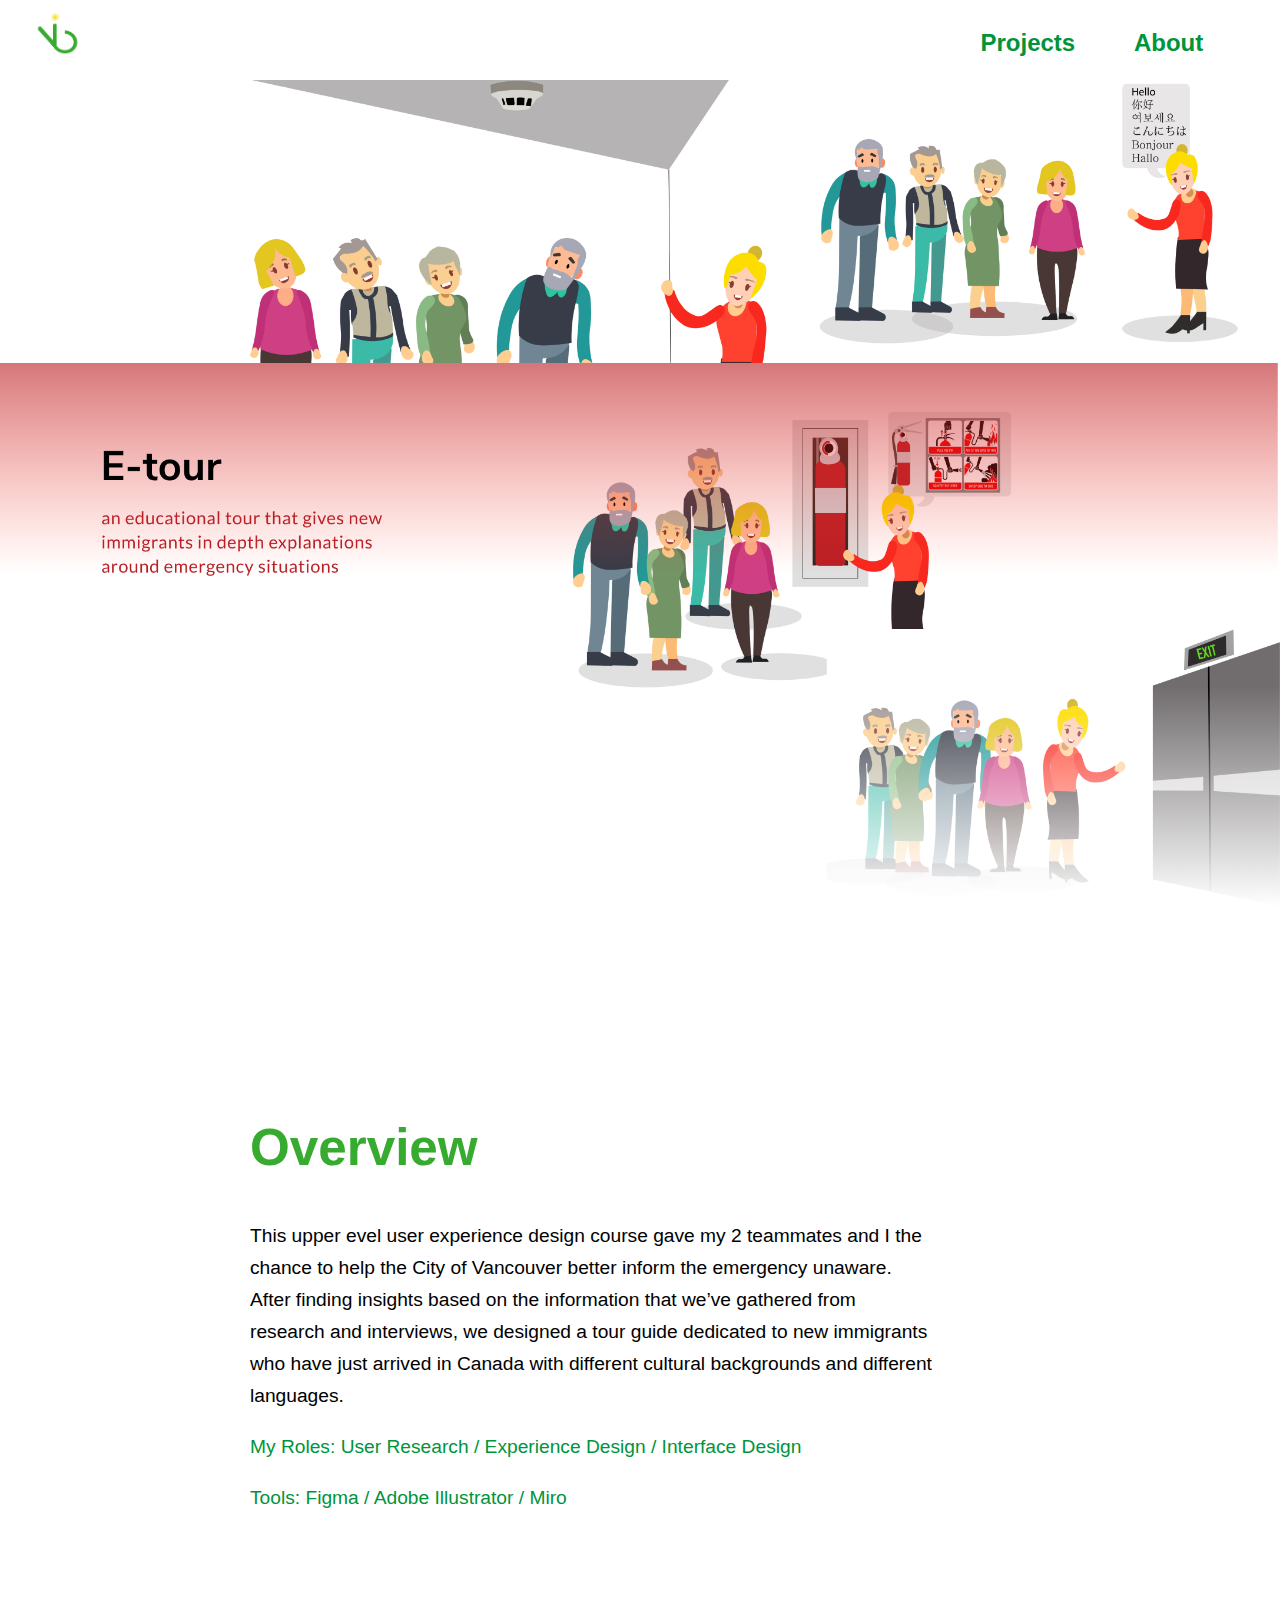
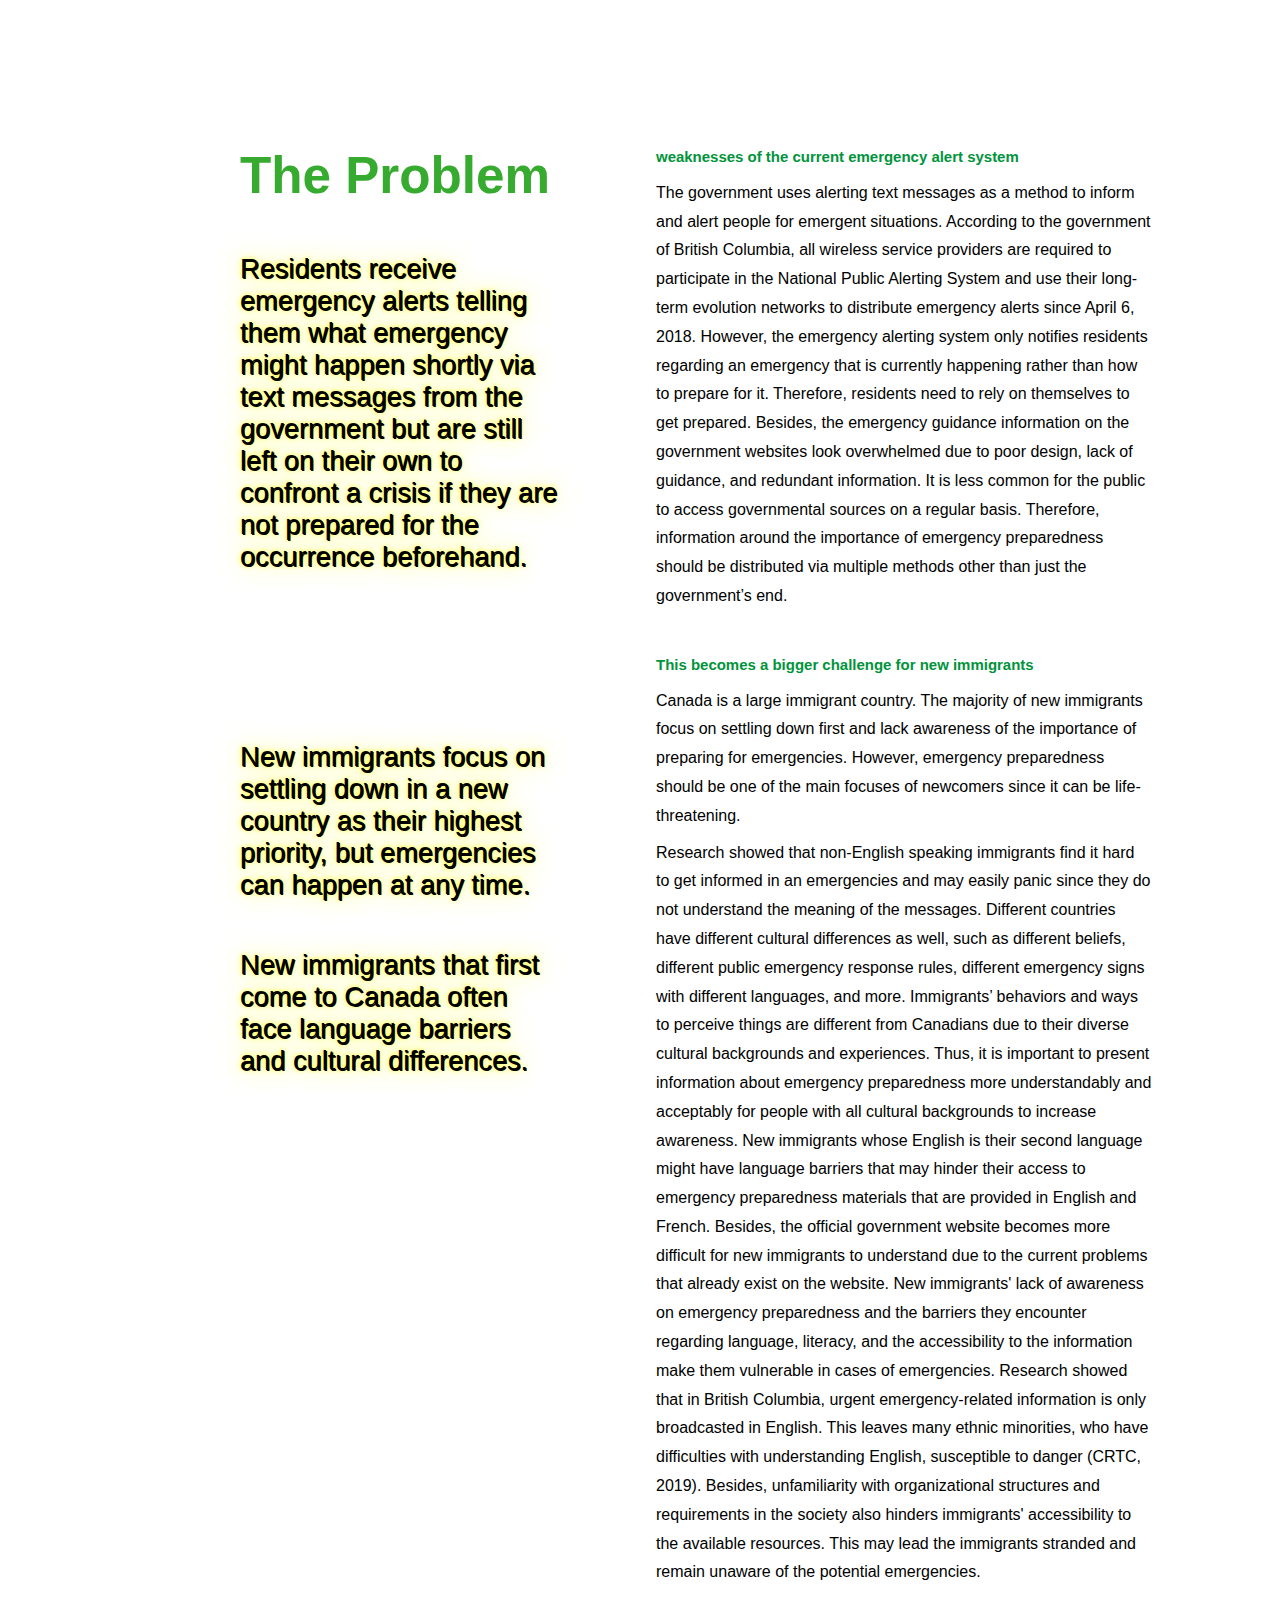
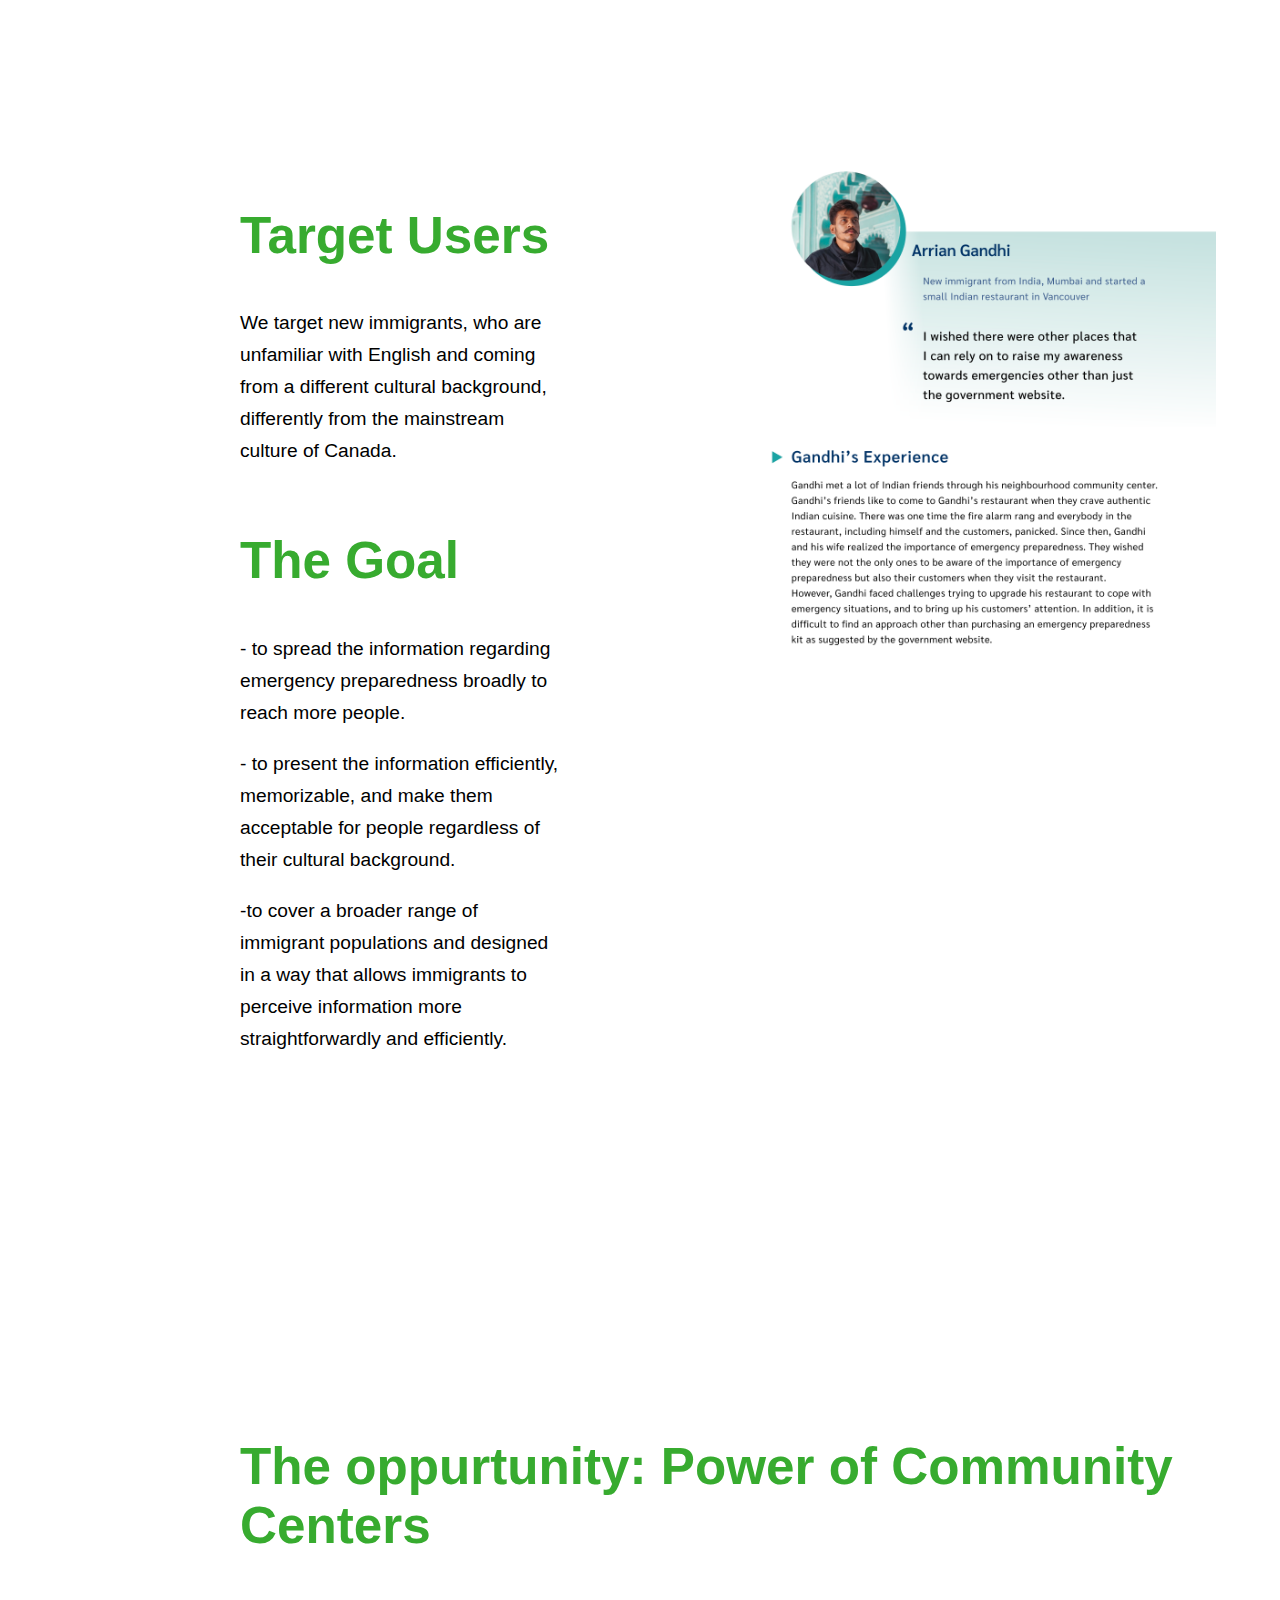
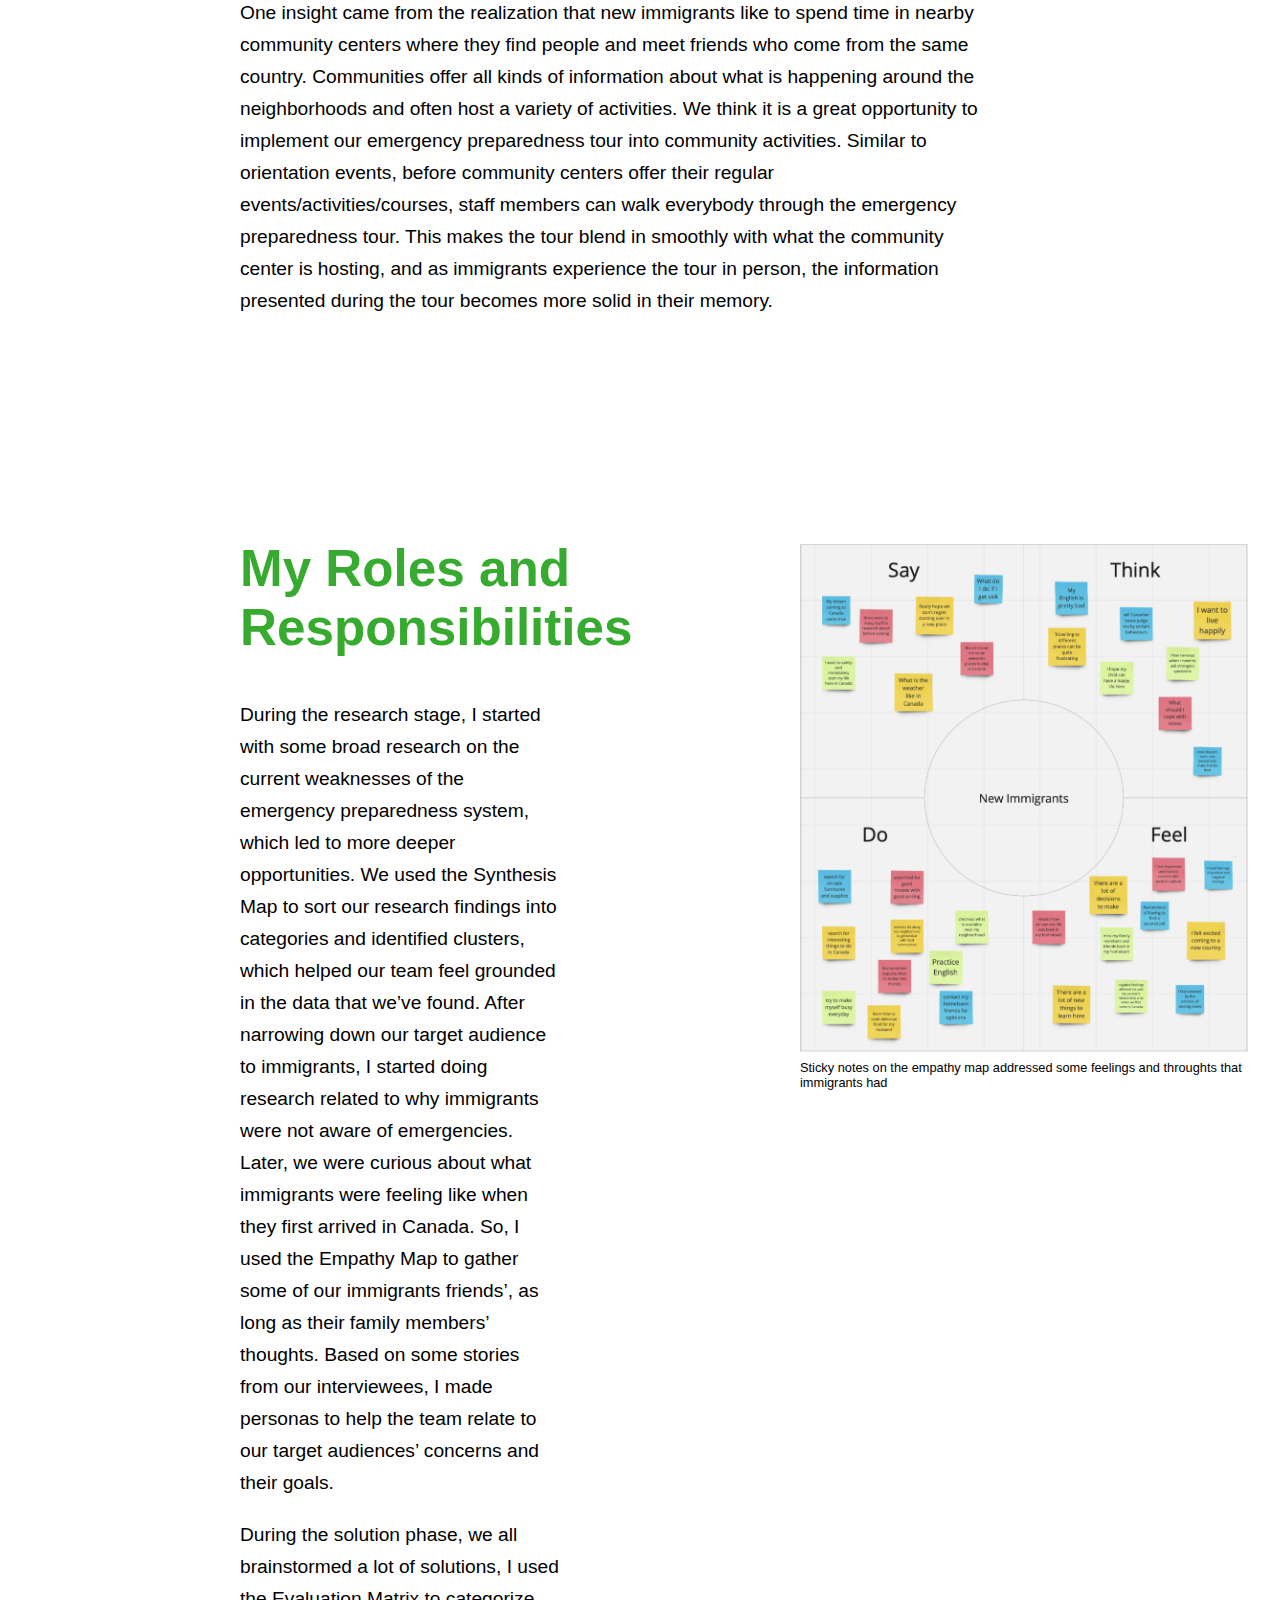
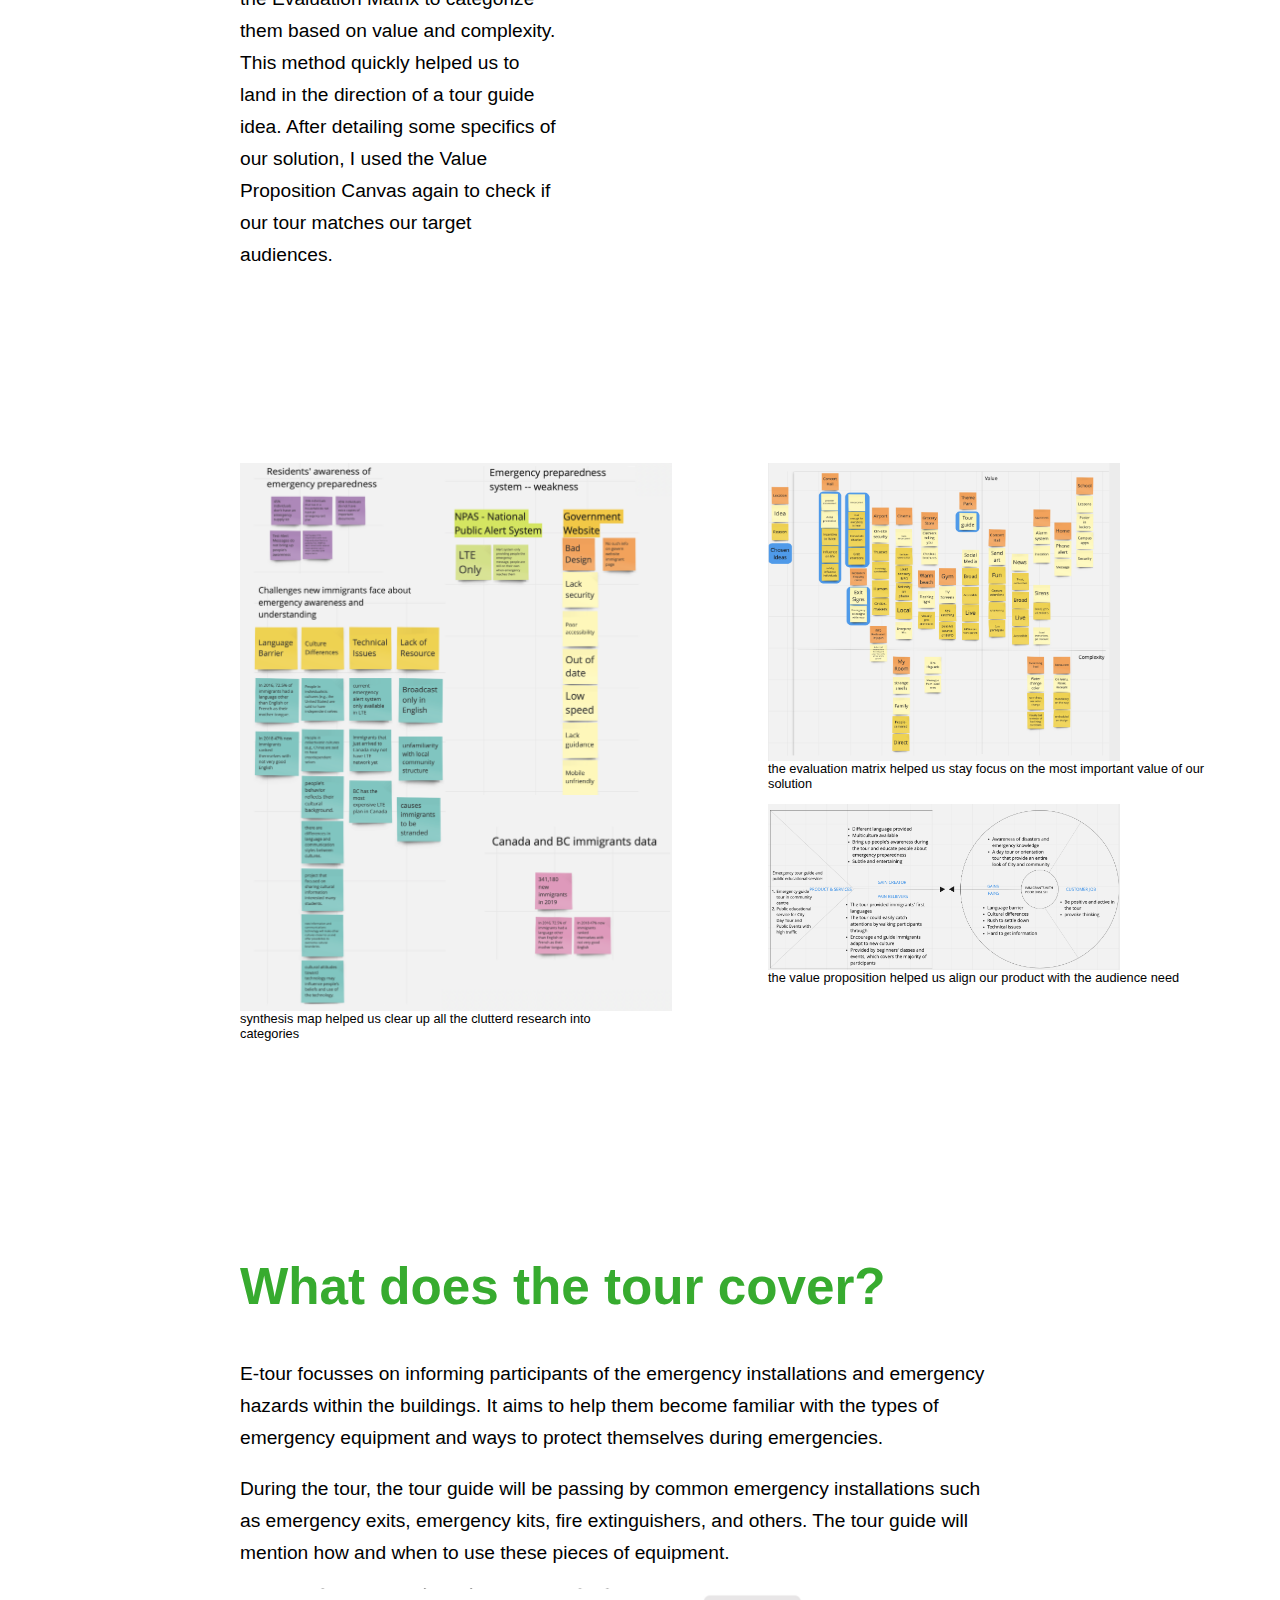
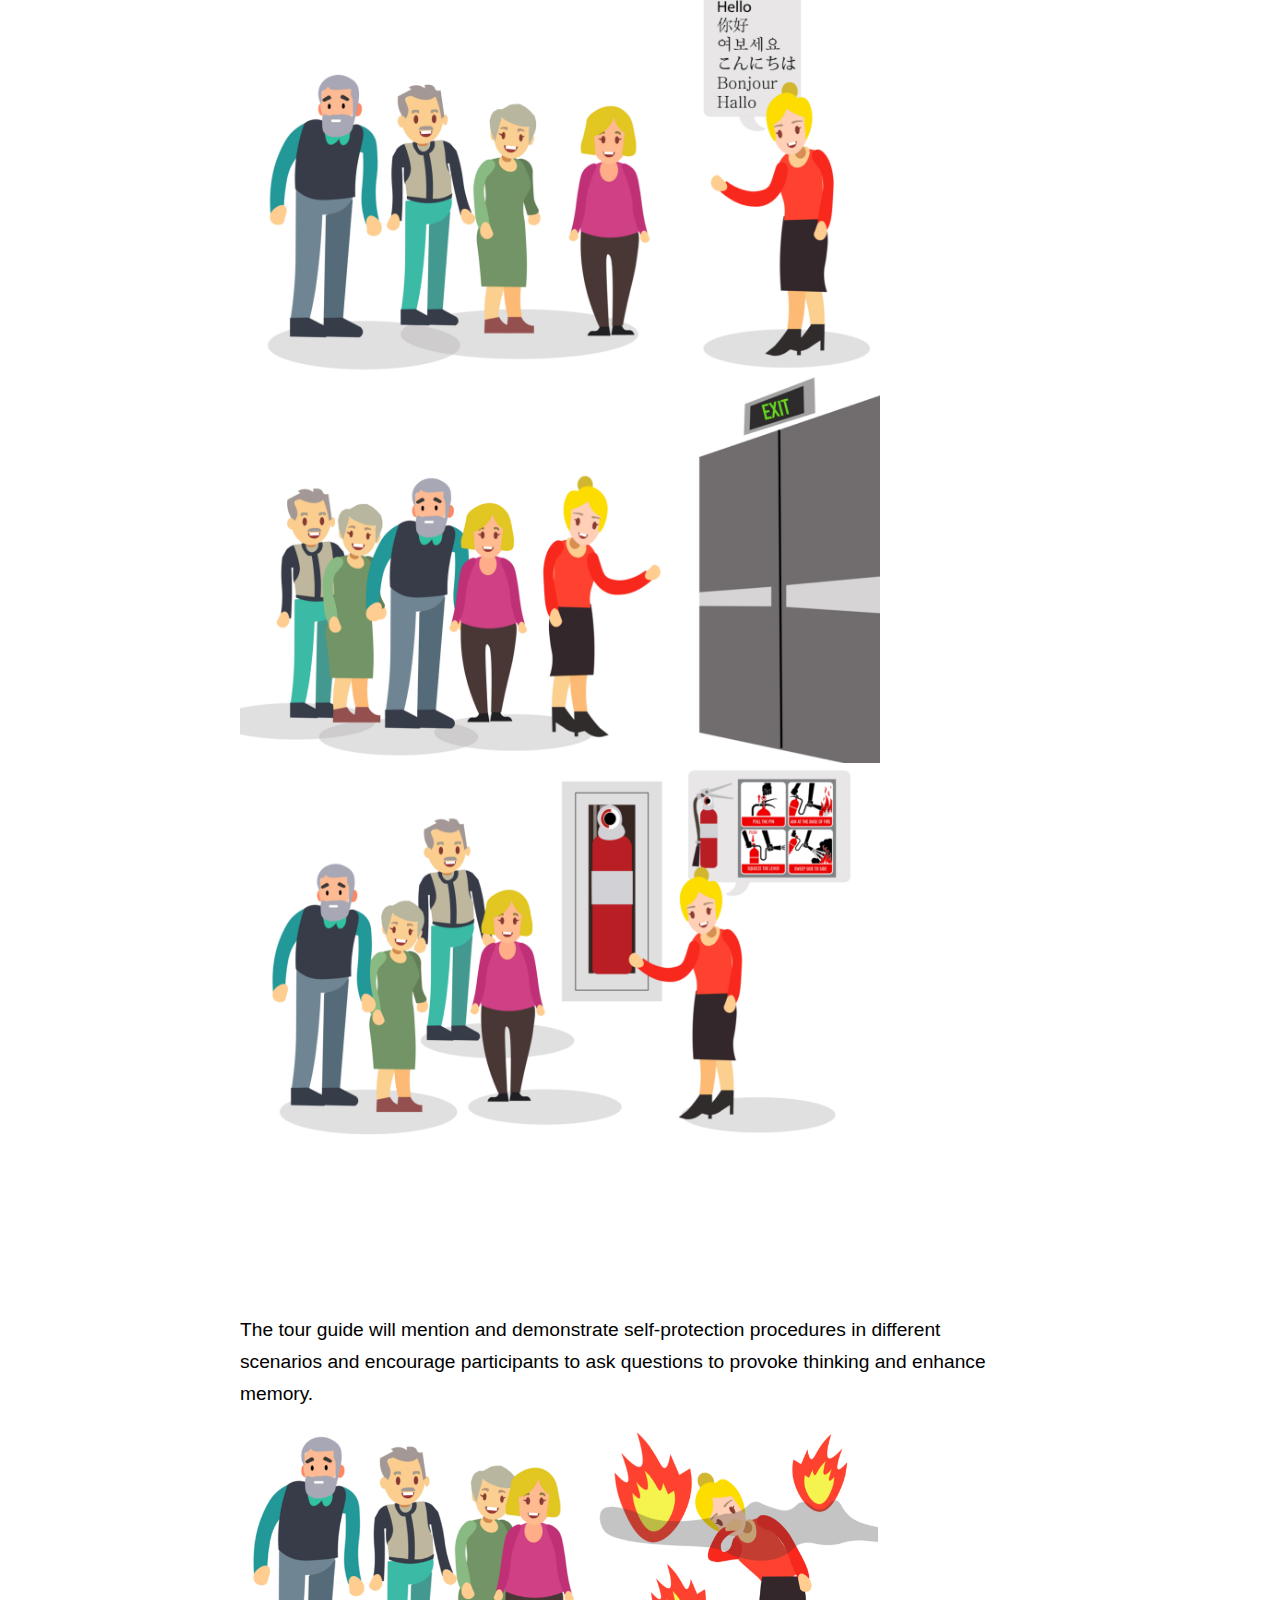
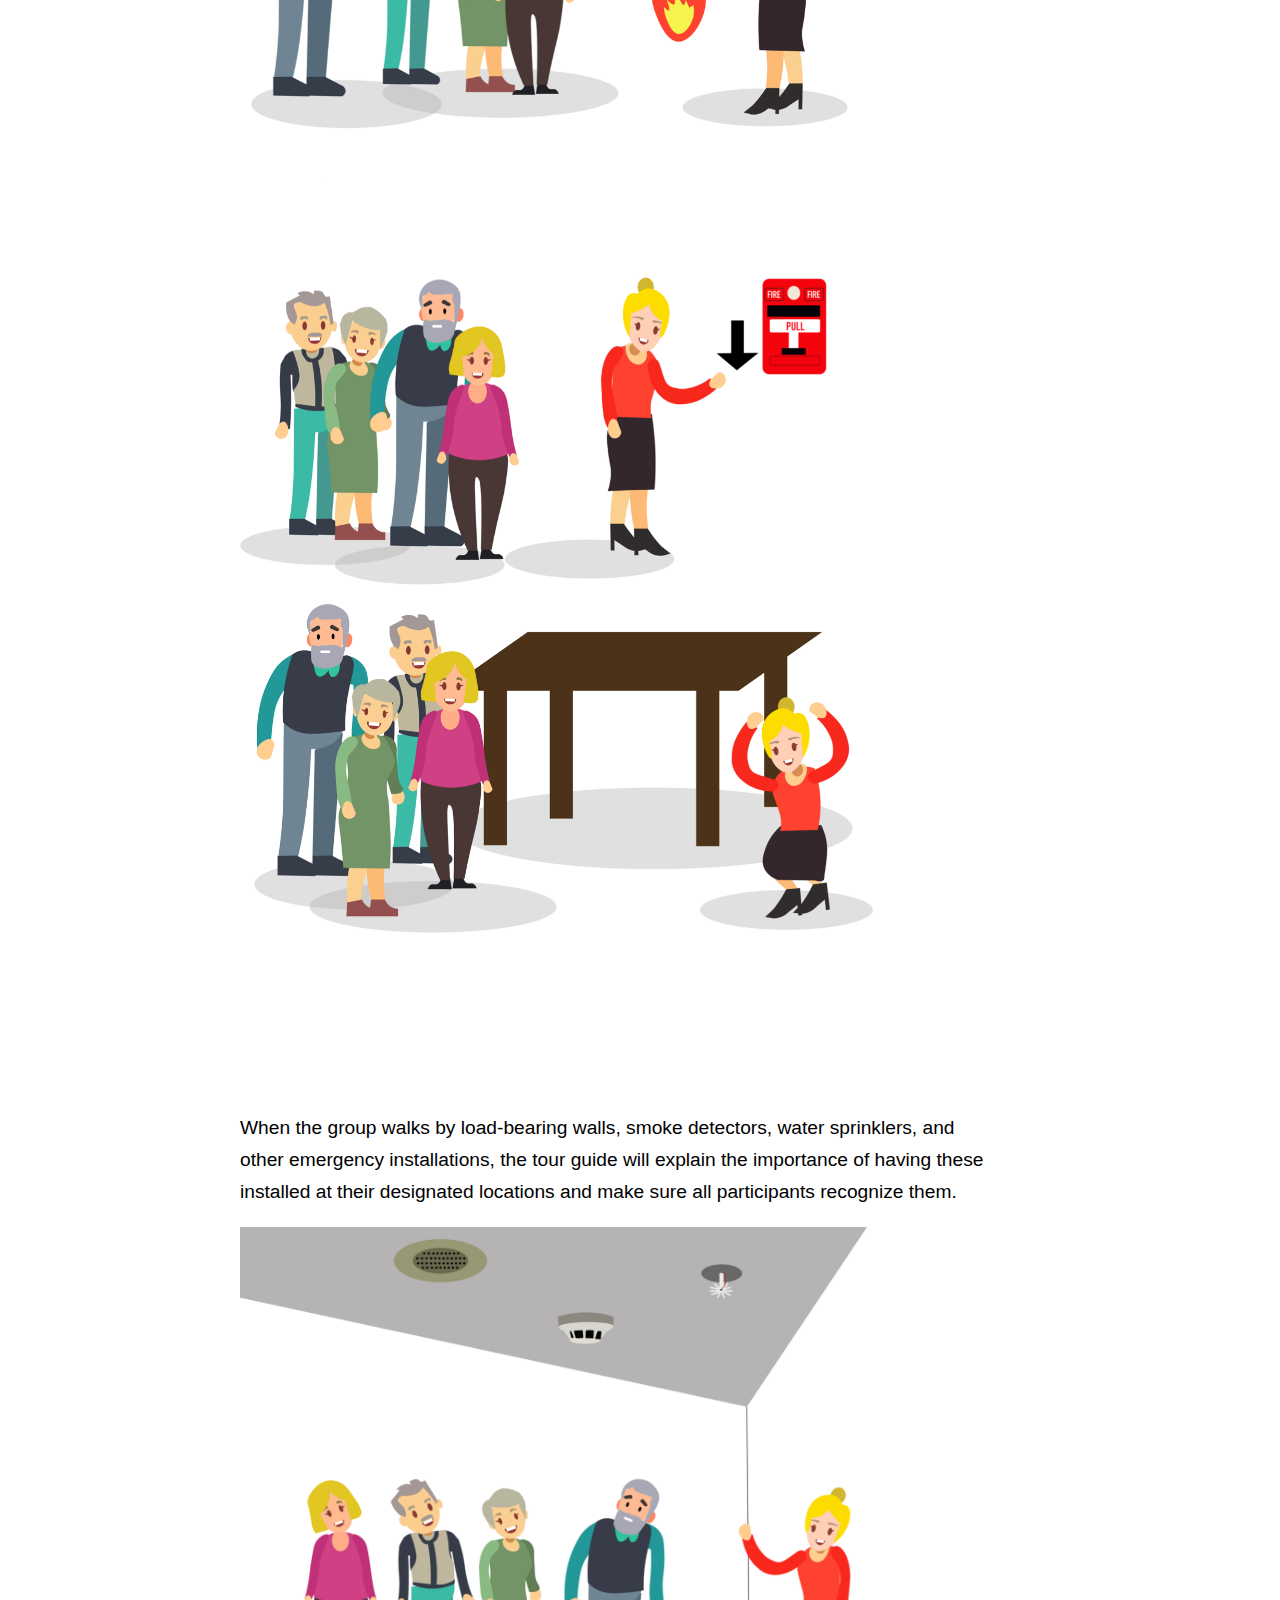
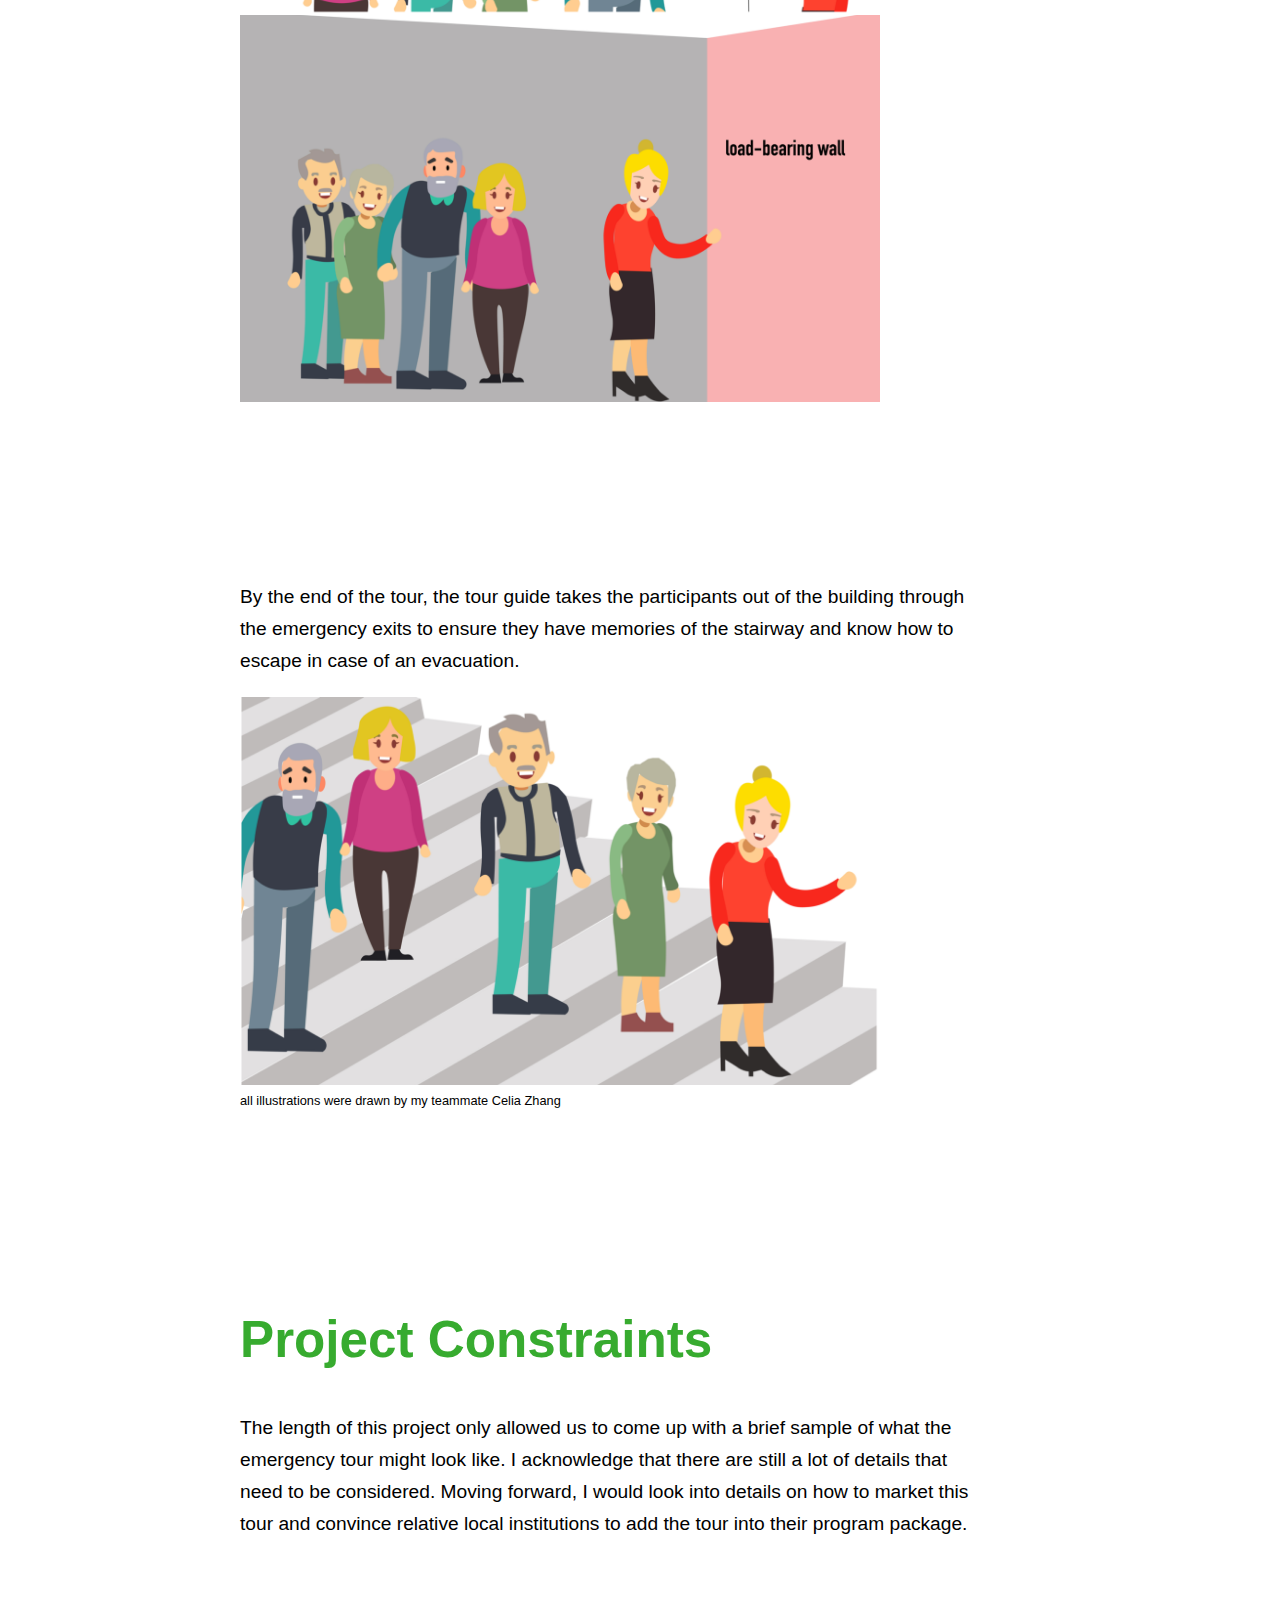
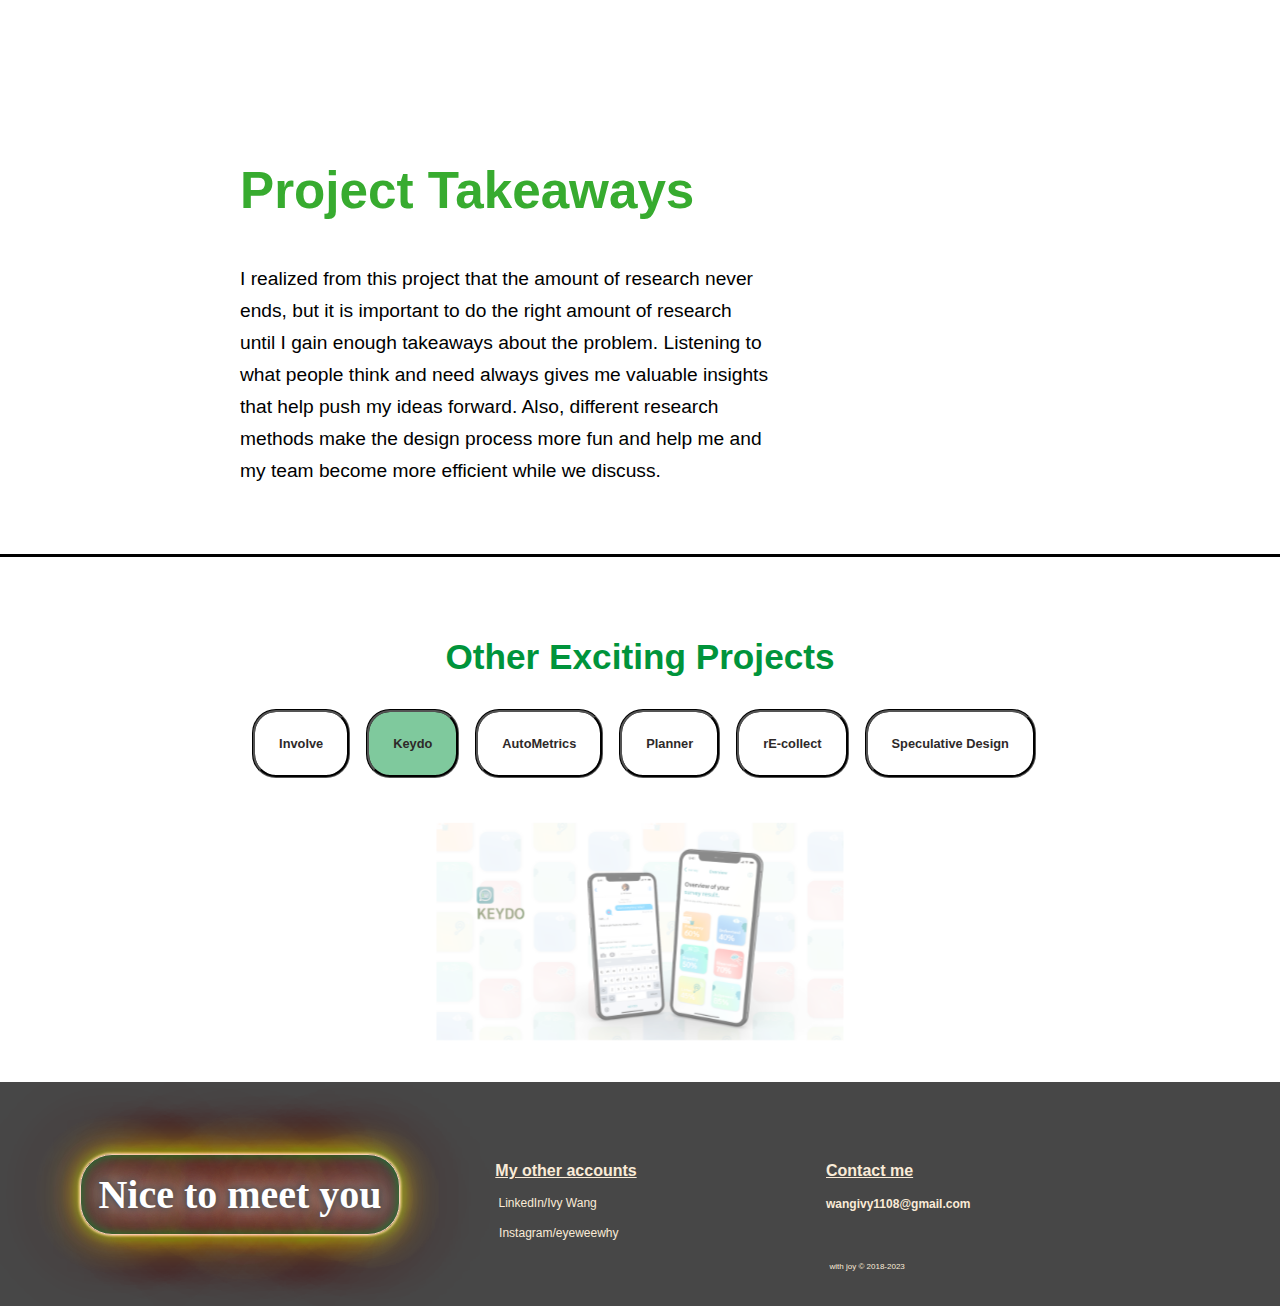
<file: prj3-etour.html>
<!DOCTYPE html>
<html lang="en">

<head>
  <meta charset="utf-8">
  <meta name="viewport" content="width=device-width, initial-scale=1.0">

  <title>Ivy's Portfolio</title>
  <link rel="stylesheet" type="text/css" href="css/main.css">
  <!-- <link href="css/main.css" rel="stylesheet"> -->
  <!-- <link href="css/media-query-compressed.css" rel="stylesheet"> -->
  <!-- <link href="https://fonts.googleapis.com/css?family=Poppins" rel="stylesheet"> -->

  <!-- <link rel="preload" href="css/non-critical.css" 
		as="style" onload="this.onload=null;
    this.rel='stylesheet'">
    
		<noscript><link rel="stylesheet" 
      href="css/non-critical.css"></noscript>
      
      <script>(function(w){"use strict";if(!w.loadCSS){w.loadCSS=function(){}}var rp=loadCSS.relpreload={};rp.support=(function(){var ret;try{ret=w.document.createElement("link").relList.supports("preload")}catch(e){ret=false}return function(){return ret}})();rp.bindMediaToggle=function(link){var finalMedia=link.media||"all";function enableStylesheet(){link.media=finalMedia}if(link.addEventListener){link.addEventListener("load",enableStylesheet)}else if(link.attachEvent){link.attachEvent("onload",enableStylesheet)}setTimeout(function(){link.rel="stylesheet";link.media="only x"});setTimeout(enableStylesheet,3000)};rp.poly=function(){if(rp.support()){return}var links=w.document.getElementsByTagName("link");for(var i=0;i<links.length;i+=1){var link=links[i];if(link.rel==="preload"&&link.getAttribute("as")==="style"&&!link.getAttribute("data-loadcss")){link.setAttribute("data-loadcss",true);rp.bindMediaToggle(link)}}};if(!rp.support()){rp.poly();var run=w.setInterval(rp.poly,500);if(w.addEventListener){w.addEventListener("load",function(){rp.poly();w.clearInterval(run)})}else if(w.attachEvent){w.attachEvent("onload",function(){rp.poly();w.clearInterval(run)})}}if(typeof exports!=="undefined"){exports.loadCSS=loadCSS}else{w.loadCSS=loadCSS}}(typeof global!=="undefined"?global:this));</script> -->

</head>

<body>
        <header>
          <nav class="navbar">
            <a href="index.html">
            <img class="logo-img" src="images/logo.png" alt="logo image" >
            </a>
        
            
                  <!-- <a class="prj-link-1" href="index.html#jump">projects</a> -->
                          <!-- <a href="about.html">about</a> -->
                          <div class="prj-link">
                          <a class="menu-bar" href="index.html#jump" data-replace="View all"><span>Projects</span></a>
                       
                          <a href="about.html" data-replace="Ivy &#128064"><span>About</span></a>
                        </div>
            </nav>
        </header>

<main>

        <div class="banner">
                <!-- <h2>e-tour</h2>
                <p>an emergency educational tour that gives new immigrants in depth explanation</p> -->
        <img src="images/etour-cover.png" alt="project cover" class="img-grid-inside" >
        </div>
  
        <div class="row">
                <div class="bigSection">
                <h2>Overview</h2>
                <p class="content-large">This upper evel user experience design course gave my 2 teammates and I the chance to help the City of Vancouver better inform the emergency unaware. After finding insights based on the information that we’ve gathered from research and interviews, we designed a tour guide dedicated to new immigrants who have just arrived in Canada with different cultural backgrounds and different languages.  
                    </p>
                    <p class="prj-role">My Roles: User Research / Experience Design / Interface Design</p>
                    <p class="prj-role">Tools: Figma / Adobe Illustrator / Miro</p>
            </div>
        </div>

        <div class="row">
                <div class="content-bigSection" >
                <h2>The Problem</h2>
                <p class="quote">Residents receive emergency alerts telling them what emergency might happen shortly via text messages from the government but are still left on their own to confront a crisis if they are not prepared for the occurrence beforehand.  
                </p>

                <p class="quote-second">New immigrants focus on settling down in a new country as their highest priority, but emergencies can happen at any time.</p>

                <p class="quote">New immigrants that first come to Canada often face language barriers and cultural differences.</p>
            </div>
            <div class="content-bigSection" >
                <h3 class="content-title">weaknesses of the current emergency alert system</h3>
              
                <p class="real-content">
                                The government uses alerting text messages as a method to inform and alert people for emergent situations. According to the government of British Columbia, all wireless service providers are required to participate in the National Public Alerting System and use their long-term evolution networks to distribute emergency alerts since April 6, 2018. However, the emergency alerting system only notifies residents regarding an emergency that is currently happening rather than how to prepare for it. Therefore, residents need to rely on themselves to get prepared.   
                                Besides, the emergency guidance information on the government websites look overwhelmed due to poor design, lack of guidance, and redundant information. 
                                It is less common for the public to access governmental sources on a regular basis. Therefore, information around the importance of emergency preparedness should be distributed via multiple methods other than just the government’s end.                                
                         </p>
                    <h3 class="content-title">This becomes a bigger challenge for new immigrants</h3>
                  
                    <p class="real-content">
                                Canada is a large immigrant country. The majority of new immigrants focus on settling down first and lack awareness of the importance of preparing for emergencies. However, emergency preparedness should be one of the main focuses of newcomers since it can be life-threatening.   
                            </p>
                          
                            <p class="real-content">Research showed that non-English speaking immigrants find it hard to get informed in an emergencies and may easily panic since they do not understand the meaning of the messages.
                                        Different countries have different cultural differences as well, such as different beliefs, different public emergency response rules, different emergency signs with different languages, and more. 
                                        Immigrants’ behaviors and ways to perceive things are different from Canadians due to their diverse cultural backgrounds and experiences. Thus, it is important to present information about emergency preparedness more understandably and acceptably for people with all cultural backgrounds to increase awareness.  
                                        New immigrants whose English is their second language might have language barriers that may hinder their access to emergency preparedness materials that are provided in English and French. Besides, the official government website becomes more difficult for new immigrants to understand due to the current problems that already exist on the website.
                                        
                                        New immigrants' lack of awareness on emergency preparedness and the barriers they encounter regarding language, literacy, and the accessibility to the information make them vulnerable in cases of emergencies. Research showed that in British Columbia, urgent emergency-related information is only broadcasted in English. This leaves many ethnic minorities, who have difficulties with understanding English, susceptible to danger (CRTC, 2019). Besides, unfamiliarity with organizational structures and requirements in the society also hinders immigrants' accessibility to the available resources. This may lead the immigrants stranded and remain unaware of the potential emergencies.</p>
            </div>
        </div>

        <div class="row">
                <div class="content-bigSection" >
                <h2>Target Users</h2>
                <p class="content-large" >
                                We target new immigrants, who are unfamiliar with English and coming from a different cultural background, differently from the mainstream culture of Canada.
                     </p>

                     <h2 class="etour-second-head">The Goal</h2>
                     <p class="content-large">- to spread the information regarding emergency preparedness broadly to reach more people. 
                         </p>
                         <p class="content-large">
                                - to present the information efficiently, memorizable, and make them acceptable for people regardless of their cultural background.
                         </p>

                         <p class="content-large">
                                -to cover a broader range of immigrant populations and designed in a  way that allows immigrants to perceive information more straightforwardly and efficiently.
                         </p>
            </div>

            <div class="content-bigSection" >
               <img src="images/etour-persona.png" alt="etour persona image" class="img-grid-etour-persona">
            </div>
        </div>

        <div class="row">
               
        </div>

        <div class="row">
                        <div class="content-bigSection" >
                        <h2>The oppurtunity: Power of Community Centers</h2>
                        <p class="etour-oppurtunity-content">One insight came from the realization that new immigrants like to spend time in nearby community centers where they find people and meet friends who come from the same country. 
                                        Communities offer all kinds of information about what is happening around the neighborhoods and often host a variety of activities. We think it is a great opportunity to implement our emergency preparedness tour into community activities. 
                                        Similar to orientation events, before community centers offer their regular events/activities/courses, staff members can walk everybody through the emergency preparedness tour. This makes the tour blend in smoothly with what the community center is hosting, 
                                        and as immigrants experience the tour in person, the information presented during the tour becomes more solid in their memory.                                              
                            </p>
                    </div>
                </div>

        <div class="row">
                <div class="content-bigSection" >
                <h2>My Roles and Responsibilities</h2>
                <p class="content-large">During the research stage, I started with some broad research on the current weaknesses of the emergency preparedness system, which led to more deeper opportunities. We used the Synthesis Map to sort our research findings into categories and identified clusters, which helped our team feel grounded in the data that we’ve found. After narrowing down our target audience to immigrants, I started doing research related to why immigrants were not aware of emergencies. Later, we were curious about what immigrants were feeling like when they first arrived in Canada. So, I used the Empathy Map to gather some of our immigrants friends’, as long as their family members’ thoughts. Based on some stories from our interviewees, I made personas to help the team relate to our target audiences’ concerns and their goals.                                      
                </p>

                <p class="content-large">
                        During the solution phase, we all brainstormed a lot of solutions, I used the Evaluation Matrix to categorize them based on value and complexity. This method quickly helped us to land in the direction of a tour guide idea. After detailing some specifics of our solution, I used the Value Proposition Canvas again to check if our tour matches our target audiences.   
                </p>
            </div>

            <div class="content-bigSection">
                <img src="images/etour-empathy.png" alt="etour empathy map image" class="img-grid-process-section">
                <figcaption class="etour-empathy-map-figcap">Sticky notes on the empathy map addressed some feelings and throughts that immigrants had </figcaption>
            </div>
        </div>


        <div class="row">
                <div class="content-bigSection">
            <figure>
                <img src="images/etour-synthesis.png" alt="etour synthesis map image" class="img-grid-methods-section">
                <figcaption>synthesis map helped us clear up all the clutterd research into categories</figcaption>
            </figure>
            </div>
            <div class="content-bigSection">
            <figure>
                <img src="images/etour-evaluation.png" alt="etour evaluation matrix image" class="img-grid-methods-section-right">
                <figcaption class="figcap-keydo-method-right">the evaluation matrix helped us stay focus on the most important value of our solution</figcaption>
            </figure>
            <figure>
                <img src="images/etour-value.png" alt="etour value proposition image" class="img-grid-methods-section-right">
                <figcaption class="figcap-keydo-method-right">the value proposition helped us align our product with the audience need</figcaption>
            </figure>
            </div>
        </div>
        <!-- </div> -->

        <div class="row">
                <div class="content-bigSection" >
                <h2>What does the tour cover?</h2>
                <p class="etour-oppurtunity-content">E-tour focusses on informing participants of the emergency installations and emergency hazards within the buildings. It aims to help them become familiar with the types of emergency equipment and ways to protect themselves during emergencies.     
                </p>

                <p class="etour-oppurtunity-content">During the tour, the tour guide will be passing by common emergency installations such as emergency exits, emergency kits, fire extinguishers, and others. The tour guide will mention how and when to use these pieces of equipment.      
                </p>
                <img src="images/etour-tour4.png" alt="etour hello different language image" class="img-etour-walkthrough">
                <img src="images/etour-tour7.png" alt="etour emergency exit door image" class="img-etour-walkthrough">
                <img src="images/etour-tour8.png" alt="etour fire extinguisher image" class="img-etour-walkthrough">

              
            </div>
        </div>

        <div class="row">
                <div class="content-bigSection" >
                        <p class="etour-oppurtunity-content">The tour guide will mention and demonstrate self-protection procedures in different scenarios and encourage participants to ask questions to provoke thinking and enhance memory.       
                        </p>
                        <img src="images/etour-tour9.png" alt="etour fire smoke image" class="img-etour-walkthrough">
                        <img src="images/etour-tour11.png" alt="etour under table image" class="img-etour-walkthrough">
                </div>
        </div>

        <div class="row">
                 <div class="content-bigSection" >
                         <p class="etour-oppurtunity-content">When the group walks by load-bearing walls, smoke detectors, water sprinklers, and other emergency installations, the tour guide will explain the importance of having these installed at their designated locations and make sure all participants recognize them.       
                        </p>
                        <img src="images/etour-tour5.png" alt="etour smoke detector image" class="img-etour-walkthrough">
                         <img src="images/etour-tour6.png" alt="etour bearing wall image" class="img-etour-walkthrough">
                        
                                
                </div>
        </div>

                <div class="row">
                 <div class="content-bigSection" >
                        <p class="etour-oppurtunity-content">By the end of the tour, the tour guide takes the participants out of the building through the emergency exits to ensure they have memories of the stairway and know how to escape in case of an evacuation.       
                        </p>
                        <img src="images/etour-tour12.png" alt="etour group exit on stairs image" class="img-etour-walkthrough"> 
                        <figcaption class="etour-tour-figcap">all illustrations were drawn by my teammate Celia Zhang</figcaption>              
                </div>
         </div>

        <div class="row">
                <div class="content-bigSection" >
                <h2>Project Constraints</h2>
                <p class="etour-oppurtunity-content">The length of this project only allowed us to come up with a brief sample of what the emergency tour might look like. I acknowledge that there are still a lot of details that need to be considered. Moving forward, I would look into details on how to market this tour and convince relative local institutions to add the tour into their program package.    
                </p>
            </div>
        </div>

        <div class="row">
                <div class="content-bigSection" >
                <h2>Project Takeaways</h2>
                <p class="content-conclusion">
                                 I realized from this project that the amount of research never ends, but it is important to do the right amount of research until I gain enough takeaways about the problem. 
                                 Listening to what people think and need always gives me valuable insights that help push my ideas forward.
                                 Also, different research methods make the design process more fun and help me and my team become more efficient while we discuss.  
                </p>
            </div>
        </div>

        <div class="otherprj-container">

          <div class="btn-project" style="text-align: center" >
            <h2 class="other-project-heading">Other Exciting Projects</h2>
            <ul>
              <li class="project-dot" onclick="currentSlide(1)"><label for="folder-btn1">Involve</label></li>
              <!-- <span onclick="currentSlide(1)"></span> -->
              <li class="project-dot" onclick="currentSlide(2)"><label for="folder-btn2">Keydo</label></li>
              <!-- <span onclick="currentSlide(2)"></span> -->
              <li class="project-dot" onclick="currentSlide(3)"><label for="folder-btn3">AutoMetrics</label></li>
              <!-- <span onclick="currentSlide(3)"></span> -->
              <li class="project-dot" onclick="currentSlide(4)"><label for="folder-btn3">Planner</label></li>
              <!-- <span onclick="currentSlide(4)"></span> -->
              <li class="project-dot" onclick="currentSlide(5)"><label for="folder-btn3">rE-collect</label></li>
              <!-- <span onclick="currentSlide(5)"></span> -->
              <li class="project-dot" onclick="currentSlide(6)"><label for="folder-btn3">Speculative Design</label></li>
              <!-- <span onclick="currentSlide(6)"></span> -->
            </ul>
          </div>
          
            <div class="mySlides fade">
              <img class="mySlides-img" src="images/involve.png" >
              <a class="hint-text" href="prj1-involve.html">View Project</a>
              <!-- <div class="hint-to-project">
               
              </div> -->
            </div>
          
            <div class="mySlides fade">
              <img class="mySlides-img" src="images/keydo.png" >
              <a class="hint-text" href="prj2-keydo.html">View Project</a>
            </div>
          
            <div class="mySlides fade">
             <img class="mySlides-img" src="images/AutoMetrics-cover.png">
             <a class="hint-text" href="workprj1-autometrics.html">View Project</a>
           </div>
        
           <div class="mySlides fade">
            <img class="mySlides-img" src="images/planner.png">
            <a class="hint-text" href="prj4-planner.html">View Project</a>
            
          </div>
        
          <div class="mySlides fade">
            <img class="mySlides-img" src="images/recollect.png">
            <a class="hint-text" href="prj5-recollect.html">View Project</a>
          </div>
        
          <div class="mySlides fade">
            <img class="mySlides-img" src="images/extra.png">
            <a class="hint-text" href="prj6-speculative.html">View Project</a>
          </div>
          
          </div>
                
              
               <!-- end of other project list -->

       

              
  
<div class="page-wrapper"></div>
</main>

<footer>
        <div class="footer-welcome">
                <h3>Nice to meet you</h3>
              </div>
            
            <div class="footer-row">
            
            <div class="footer-column">
                <div class="footer-info">
                       <h3 class="footer-title">My other accounts</h3>
                       <ul>
                        <li class="footer-list-first">
                       <a class="footer-link-first" target="_blank" href="https://www.linkedin.com/in/ivywang1108/" >
                          <!-- <img class="footer-icon" src="images/ins.png" alt="instagram icon" style="height: 40px; width: 40px;"> -->
                          LinkedIn/Ivy Wang
                        </a>
                        </li>
            
                        <li class="footer-list-second">
                        <a class="footer-link-second" target="_blank" href="https://www.instagram.com/eyeweewhy/"> 
                          <!-- <img class="footer-icon" src="images/utube.png" alt="youtube icon" style="height: 40px; width: 40px;"> -->
                          Instagram/eyeweewhy
                        </a>
                        </li>
                    </ul>
                </div>
            </div>
            
            <div class="footer-column">
                <div class="footer-contact"> 
                    <h3 class="footer-title">Contact me</h3>
                    <ul>
                        <li class="footer-list-email">
                    <p><br>wangivy1108@gmail.com</p>
                        </li>
                </ul>
                    <!-- <p>wangivyw@sfu.ca</p> -->
                    </div>
             </div>
            
            </div>
                
                    <div class="right-reserved">
                        <p>with joy &#169; 2018-2023</p>
                      </div>
               
              </footer>

  <button onclick="topFunction()" id="myBtn" title="Go to top"><span>Back to Top</span></button> 
  <script src="js/script.js"></script>


</body>

</html>
</file>
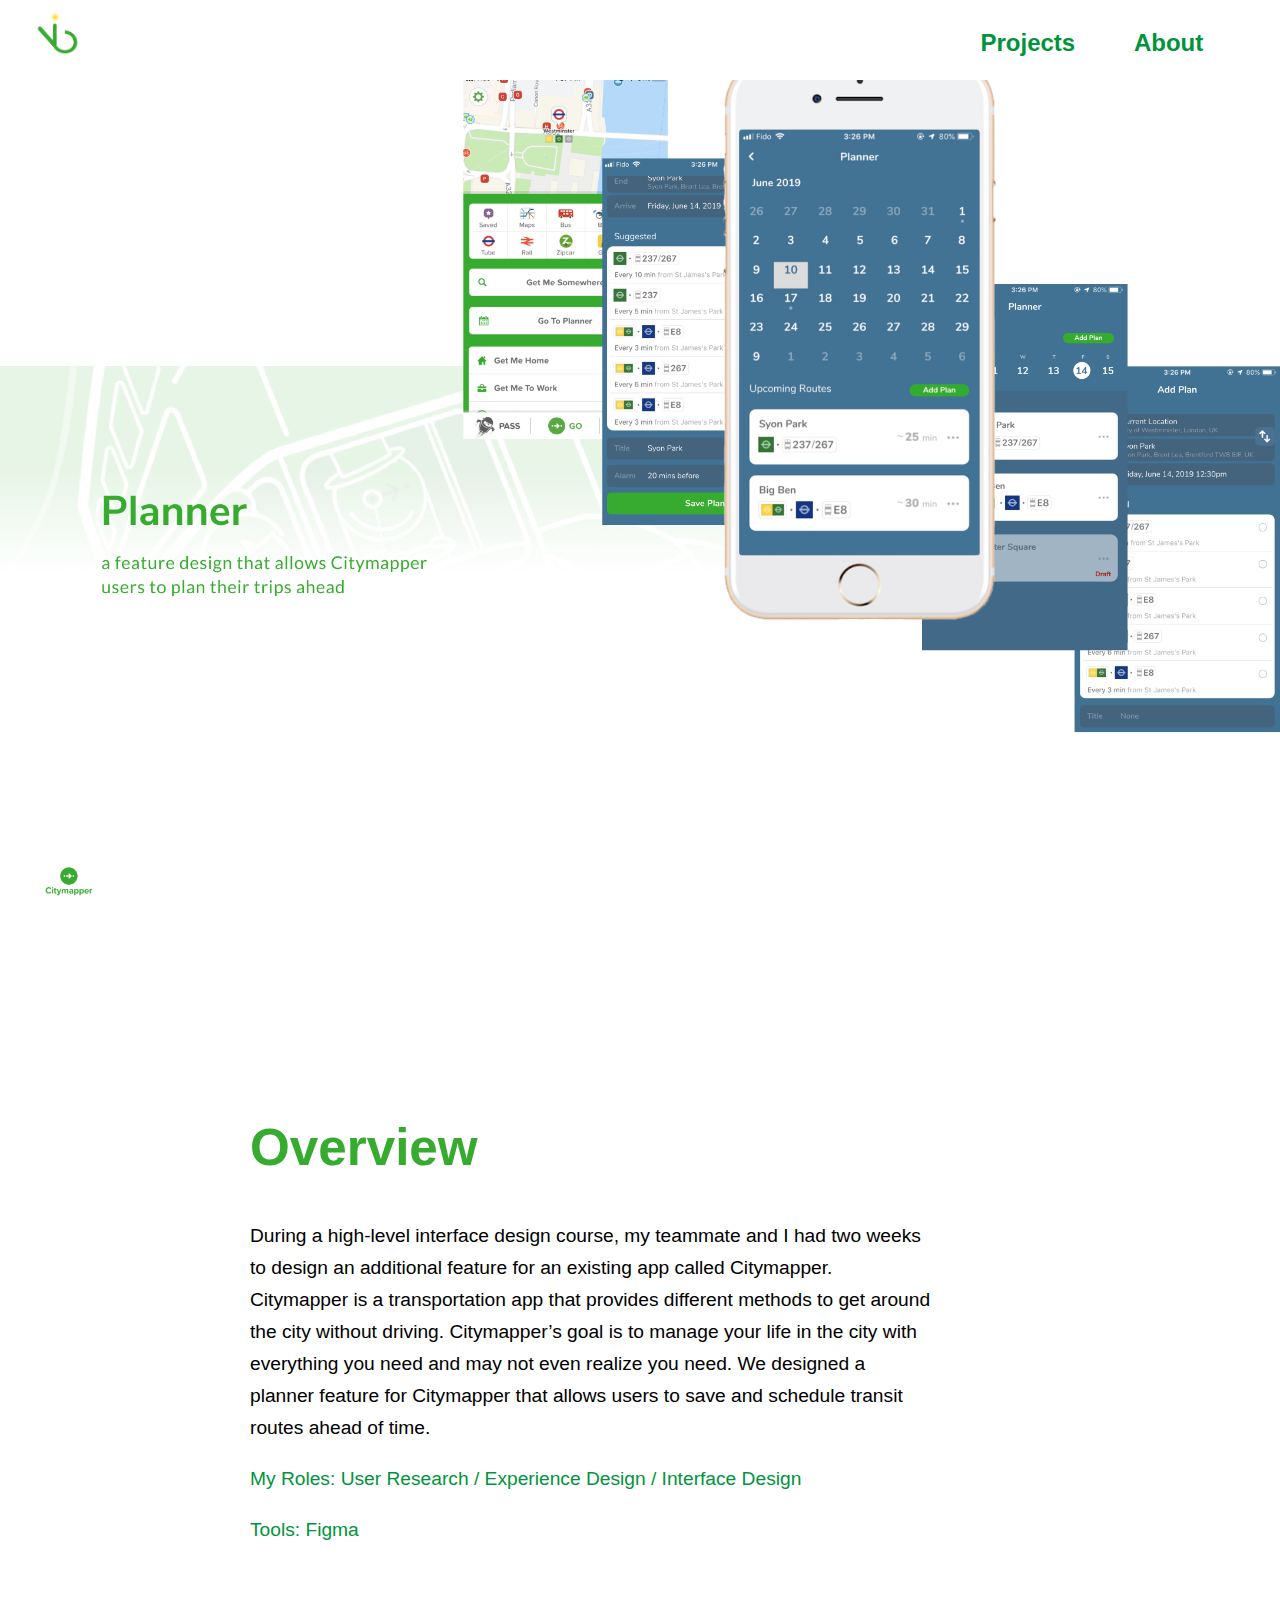
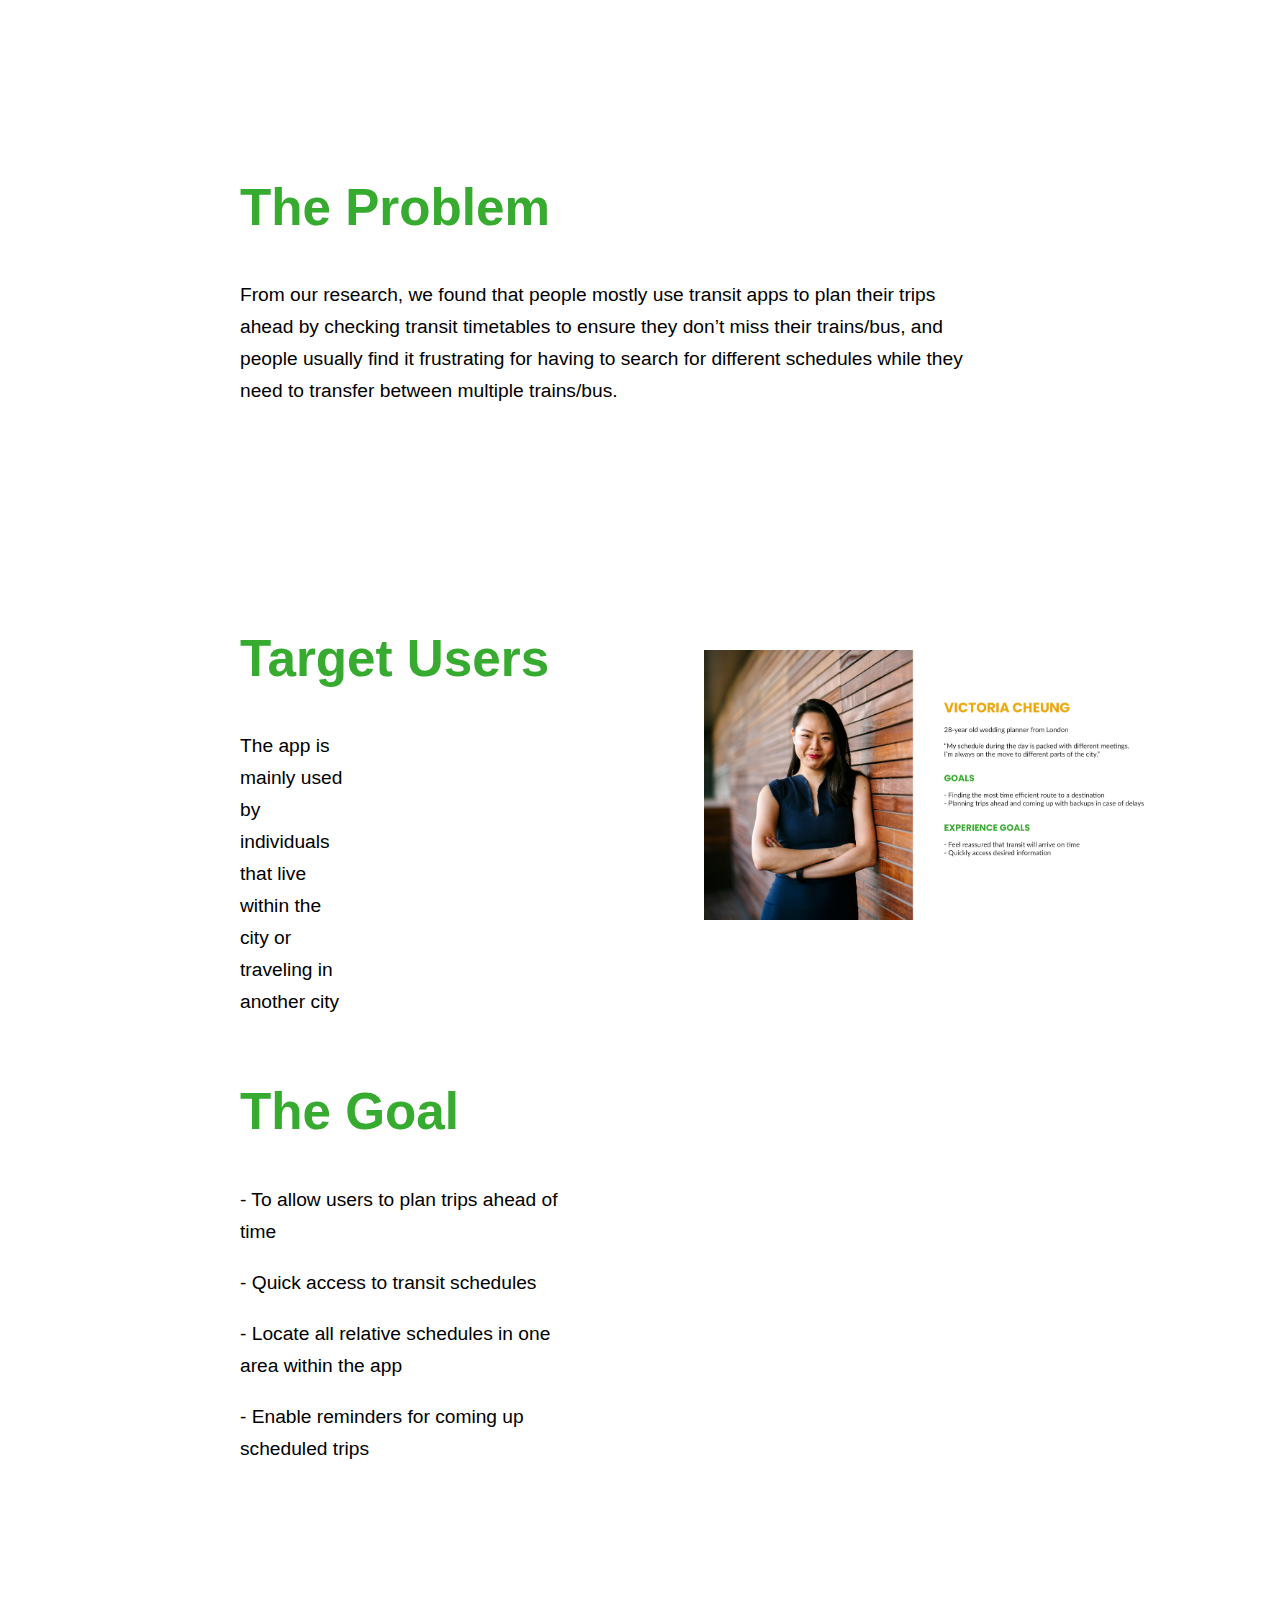
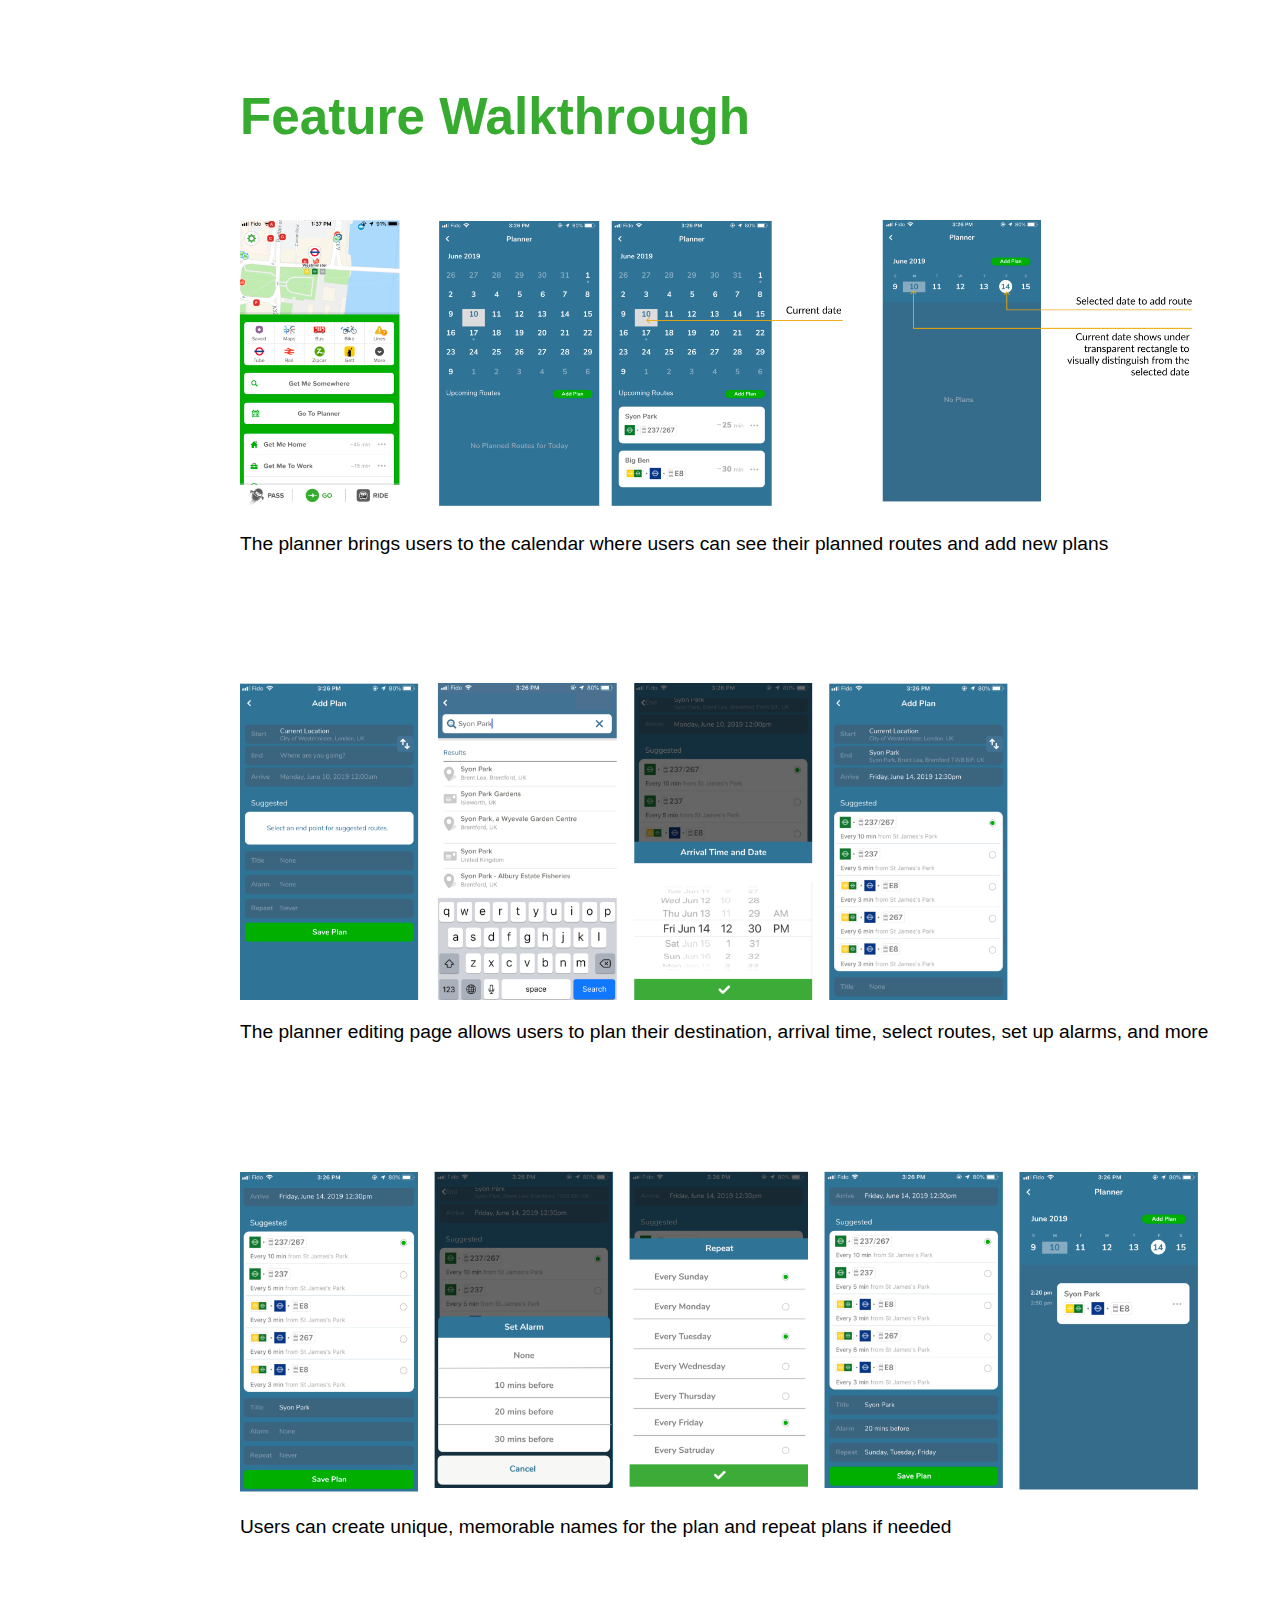
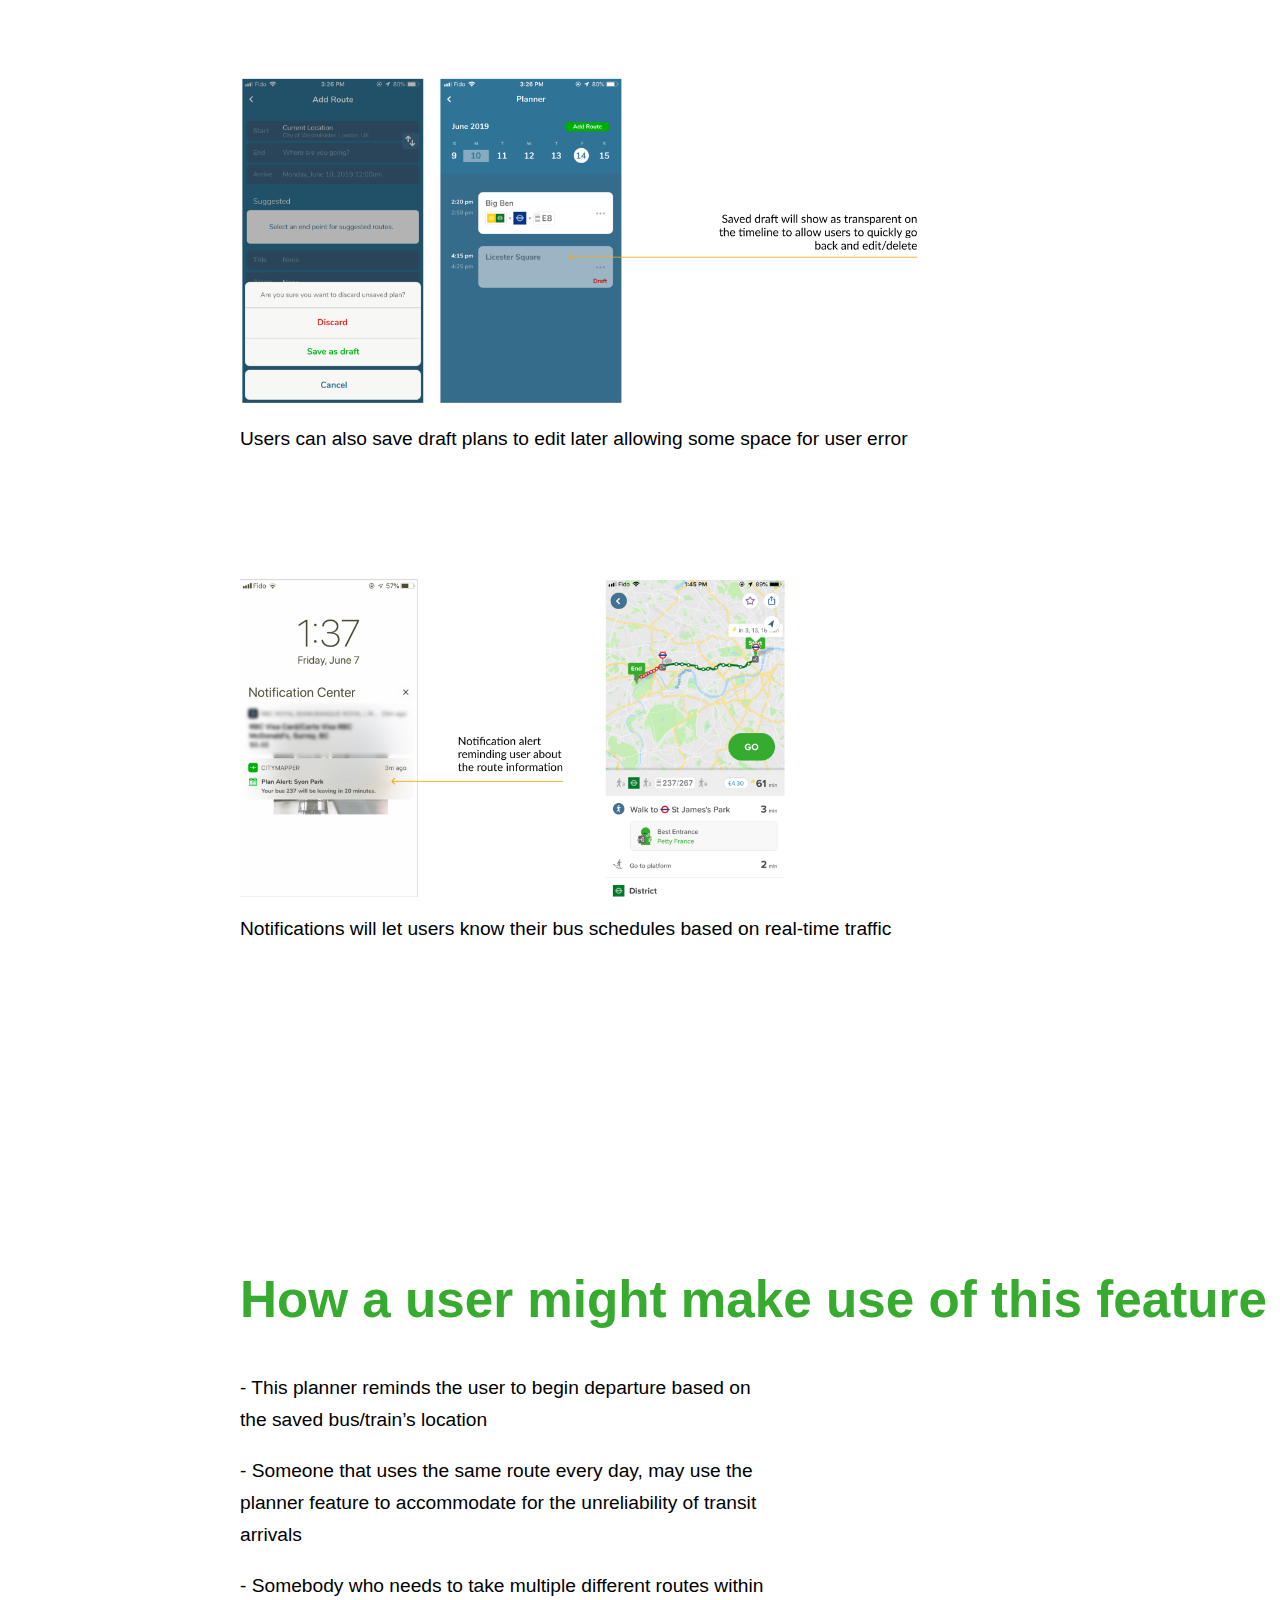
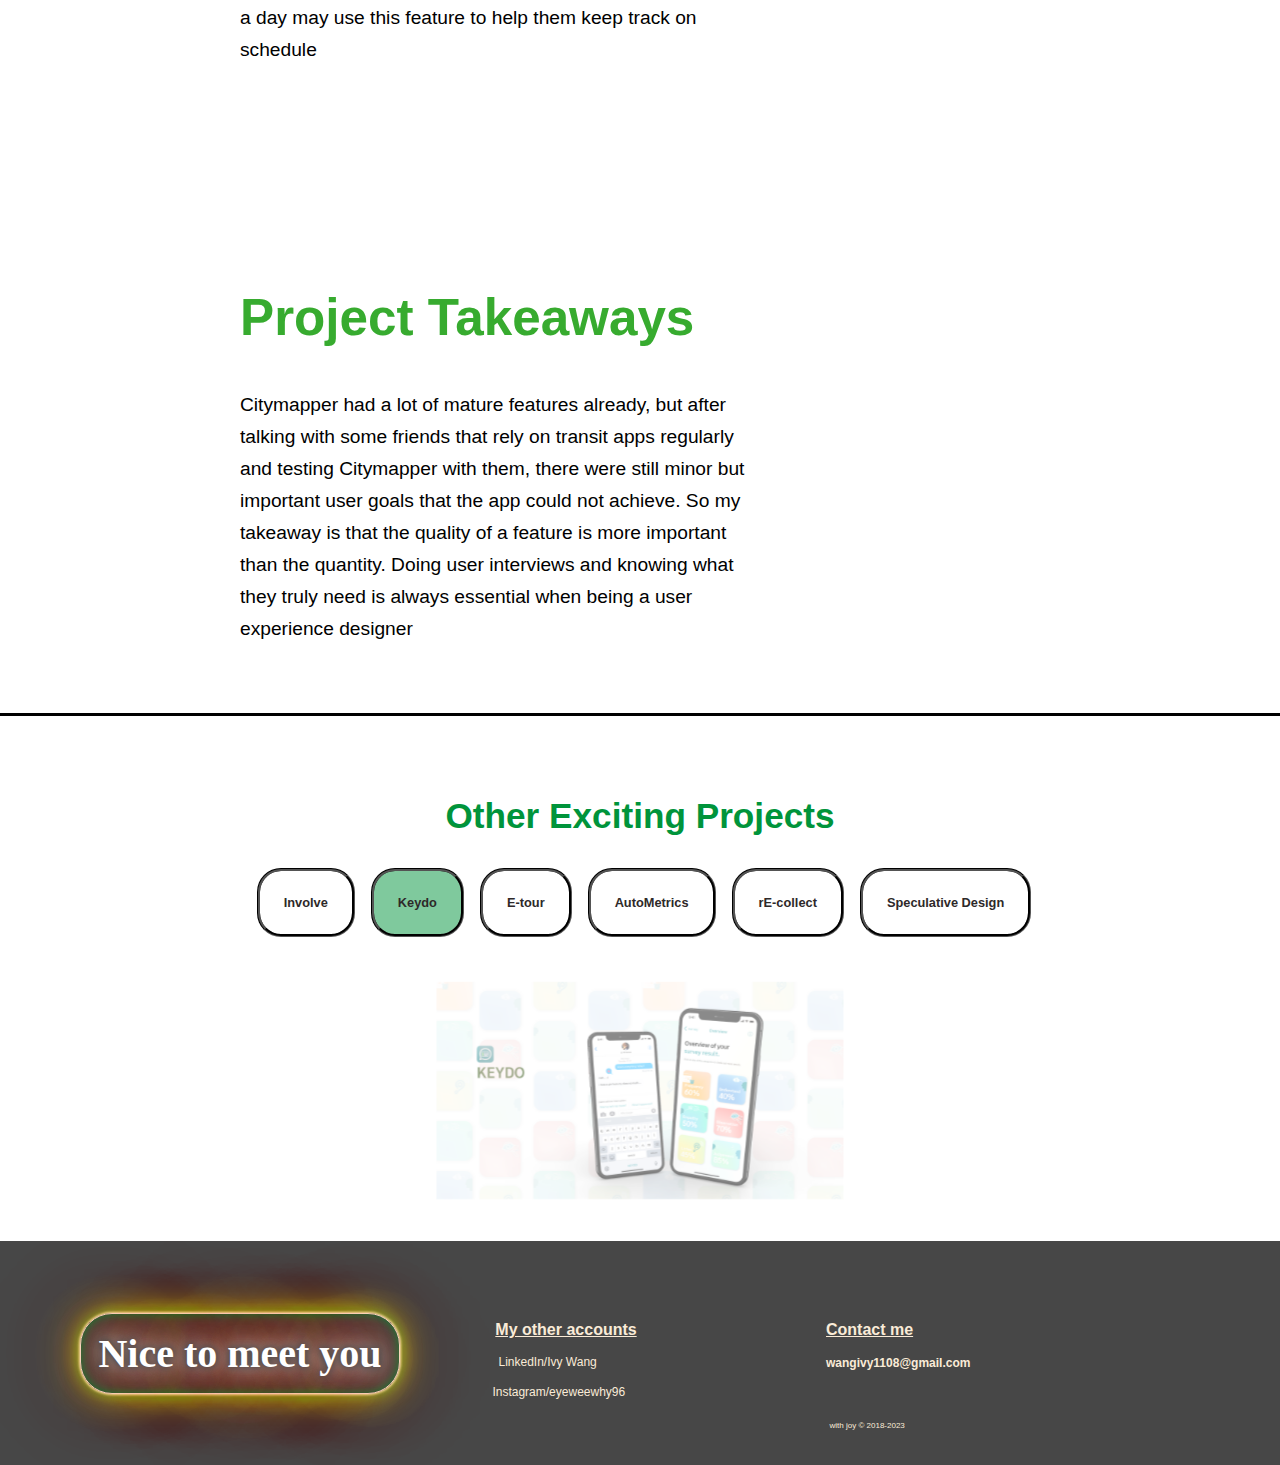
<file: prj4-planner.html>
<!DOCTYPE html>
<html lang="en">

<head>
  <meta charset="utf-8">
  <meta name="viewport" content="width=device-width, initial-scale=1.0">

  <title>Ivy's Portfolio</title>
  <link rel="stylesheet" type="text/css" href="css/main.css">
  <!-- <link href="css/main.css" rel="stylesheet"> -->
  <!-- <link href="css/media-query-compressed.css" rel="stylesheet"> -->
  <!-- <link href="https://fonts.googleapis.com/css?family=Poppins" rel="stylesheet"> -->

  <!-- <link rel="preload" href="css/non-critical.css" 
		as="style" onload="this.onload=null;
    this.rel='stylesheet'">
    
		<noscript><link rel="stylesheet" 
      href="css/non-critical.css"></noscript>
      
      <script>(function(w){"use strict";if(!w.loadCSS){w.loadCSS=function(){}}var rp=loadCSS.relpreload={};rp.support=(function(){var ret;try{ret=w.document.createElement("link").relList.supports("preload")}catch(e){ret=false}return function(){return ret}})();rp.bindMediaToggle=function(link){var finalMedia=link.media||"all";function enableStylesheet(){link.media=finalMedia}if(link.addEventListener){link.addEventListener("load",enableStylesheet)}else if(link.attachEvent){link.attachEvent("onload",enableStylesheet)}setTimeout(function(){link.rel="stylesheet";link.media="only x"});setTimeout(enableStylesheet,3000)};rp.poly=function(){if(rp.support()){return}var links=w.document.getElementsByTagName("link");for(var i=0;i<links.length;i+=1){var link=links[i];if(link.rel==="preload"&&link.getAttribute("as")==="style"&&!link.getAttribute("data-loadcss")){link.setAttribute("data-loadcss",true);rp.bindMediaToggle(link)}}};if(!rp.support()){rp.poly();var run=w.setInterval(rp.poly,500);if(w.addEventListener){w.addEventListener("load",function(){rp.poly();w.clearInterval(run)})}else if(w.attachEvent){w.attachEvent("onload",function(){rp.poly();w.clearInterval(run)})}}if(typeof exports!=="undefined"){exports.loadCSS=loadCSS}else{w.loadCSS=loadCSS}}(typeof global!=="undefined"?global:this));</script> -->

</head>

<body>
        <header>
          <nav class="navbar">
            <a href="index.html">
            <img class="logo-img" src="images/logo.png" alt="logo image" >
            </a>
        
            
                  <!-- <a class="prj-link-1" href="index.html#jump">projects</a> -->
                          <!-- <a href="about.html">about</a> -->
                          <div class="prj-link">
                          <a class="menu-bar" href="index.html#jump" data-replace="View all"><span>Projects</span></a>
                       
                          <a href="about.html" data-replace="Ivy &#128064"><span>About</span></a>
                        </div>
            </nav>
        </header>

<main>

        <div class="banner">
                <!-- <h2>Planner</h2>
                <p>a feature that allows Citymapper users to plan their trips ahead</p> -->
        <img src="images/planner-cover.png" alt="project cover" class="img-grid-inside" >
        </div>
  
        <div class="row">
                <div class="bigSection">
                <h2>Overview</h2>
                <p class="content-large">During a high-level interface design course, my teammate and I had two weeks to design an additional feature for an existing app called Citymapper. 
                        Citymapper is a transportation app that provides different methods to get around the city without driving.
                        Citymapper’s goal is to manage your life in the city with everything you need and may not even realize you need.
                        
                        We designed a planner feature for Citymapper that allows users to save and schedule transit routes ahead of time. 
                        </p>
                        <p class="prj-role">My Roles: User Research / Experience Design / Interface Design</p>
                        <p class="prj-role">Tools: Figma</p>
            </div>
        </div>

        <div class="row">
                <div class="content-bigSection" >
                <h2>The Problem</h2>
                <p class="etour-oppurtunity-content">From our research, we found that people mostly use transit apps to plan their trips ahead by checking transit timetables to ensure they don’t miss their trains/bus, and people usually find it frustrating for having to search for different schedules while they need to transfer between multiple trains/bus.  
                    </p>
            </div>
        </div>

        <div class="row">
                <div class="content-bigSection" >
                <h2>Target Users</h2>
                <p class="etour-oppurtunity-content">The app is mainly used by individuals that live within the city or traveling in another city                        
                     </p>

                     <h2 class="etour-second-head">The Goal</h2>
                     <p class="content-large">- To allow users to plan trips ahead of time</p>
     
                     <p class="content-large">
                             - Quick access to transit schedules</p>
                      <p class="content-large">
                             - Locate all relative schedules in one area within the app</p>
                     <p class="content-large">
                             - Enable reminders for coming up scheduled trips</p>
            </div>

            <div class="content-bigSection" >
                    <img src="images/planner-persona.jpg" alt="citymapper planner persona" class="img-grid-planner-persona">
            </div>
        </div>


        <div class="row">
                <div class="content-bigSection" >
                <h2>Feature Walkthrough</h2>
                <img src="images/planner-design1.png" alt="citymapper planner calender image" class="img-grid-planner-design1">
                <figcaption class="planner-caption">The planner brings users to the calendar where users can see their planned routes and add new plans  </figcaption>
                <img src="images/planner-design2.png" alt="citymapper planner edit image" class="img-grid-planner-design2">
                <figcaption class="planner-caption">The planner editing page allows users to plan their destination, arrival time, select routes, set up alarms, and more  </figcaption>
                <img src="images/planner-design3.png" alt="citymapper planner alarm image" class="img-grid-planner-design3">
                <figcaption class="planner-caption">Users can create unique, memorable names for the plan and repeat plans if needed</figcaption>
                <img src="images/planner-design4.png" alt="citymapper planner draft image" class="img-grid-planner-design4">
                <figcaption class="planner-caption">Users can also save draft plans to edit later allowing some space for user error </figcaption>
                <img src="images/planner-design5.png" alt="citymapper planner draft image" class="img-grid-planner-design2">
                <figcaption class="planner-caption">Notifications will let users know their bus schedules based on real-time traffic </figcaption>
            </div>
        </div>

        <div class="row">
                <div class="content-bigSection" >
                <h2>How a user might make use of this feature</h2>
                <p class="content-conclusion">- This planner reminds the user to begin departure based on the saved bus/train’s location
                </p>
                <p class="content-conclusion">- Someone that uses the same route every day, may use the planner feature to accommodate for the unreliability of transit arrivals
                </p>
                <p class="content-conclusion">- Somebody who needs to take multiple different routes within a day may use this feature to help them keep track on schedule
                </p>
            </div>
        </div>


        <div class="row">
                <div class="content-bigSection" >
                <h2>Project Takeaways</h2>
                <p class="content-conclusion">Citymapper had a lot of mature features already, but after talking with some friends that rely on transit apps regularly and testing Citymapper with them, there were still minor but important user goals that the app could not achieve. So my takeaway is that the quality of a feature is more important than the quantity. Doing user interviews and knowing what they truly need is always essential when being a user experience designer
                </p>
            </div>
        </div>

        <!-- <div class="row">
            <div class="column" >
                <h2>Project Takeaways</h2>
            </div>
            <div class="column" >
                <p>Lorem ipsum dolor sit amet, consectetur adipiscing elit. Sed orci lacus, iaculis sed finibus ac, commodo vitae dui. Sed pulvinar a ipsum vitae blandit. In accumsan turpis orci, ac iaculis odio gravida sed. Proin non massa a magna efficitur laoreet vel ac nisi. </p>
            </div>
        </div> -->

        <div class="otherprj-container">

          <div class="btn-project" style="text-align: center" >
            <h2 class="other-project-heading">Other Exciting Projects</h2>
            <ul>
              <li class="project-dot" onclick="currentSlide(1)"><label for="folder-btn1">Involve</label></li>
              <!-- <span onclick="currentSlide(1)"></span> -->
              <li class="project-dot" onclick="currentSlide(2)"><label for="folder-btn2">Keydo</label></li>
              <!-- <span onclick="currentSlide(2)"></span> -->
              <li class="project-dot" onclick="currentSlide(3)"><label for="folder-btn3">E-tour</label></li>
              <!-- <span onclick="currentSlide(3)"></span> -->
              <li class="project-dot" onclick="currentSlide(4)"><label for="folder-btn3">AutoMetrics</label></li>
              <!-- <span onclick="currentSlide(4)"></span> -->
              <li class="project-dot" onclick="currentSlide(5)"><label for="folder-btn3">rE-collect</label></li>
              <!-- <span onclick="currentSlide(5)"></span> -->
              <li class="project-dot" onclick="currentSlide(6)"><label for="folder-btn3">Speculative Design</label></li>
              <!-- <span onclick="currentSlide(6)"></span> -->
            </ul>
          </div>
          
            <div class="mySlides fade">
              <img class="mySlides-img" src="images/involve.png" >
              <a class="hint-text" href="prj1-involve.html">View Project</a>
              <!-- <div class="hint-to-project">
               
              </div> -->
            </div>
          
            <div class="mySlides fade">
              <img class="mySlides-img" src="images/keydo.png" >
              <a class="hint-text" href="prj2-keydo.html">View Project</a>
            </div>
          
            <div class="mySlides fade">
             <img class="mySlides-img" src="images/etour.png">
             <a class="hint-text" href="prj3-etour.html">View Project</a>
           </div>
        
           <div class="mySlides fade">
            <img class="mySlides-img" src="images/AutoMetrics-cover.png">
            <a class="hint-text" href="workprj1-autometrics.html">View Project</a>
            
          </div>
        
          <div class="mySlides fade">
            <img class="mySlides-img" src="images/recollect.png">
            <a class="hint-text" href="prj5-recollect.html">View Project</a>
          </div>
        
          <div class="mySlides fade">
            <img class="mySlides-img" src="images/extra.png">
            <a class="hint-text" href="prj6-speculative.html">View Project</a>
          </div>
          
          </div>
                
              
               <!-- end of other project list -->
       

              
  
<div class="page-wrapper"></div>
</main>

<footer>
        <div class="footer-welcome">
                <h3>Nice to meet you</h3>
              </div>
            
            <div class="footer-row">
            
            <div class="footer-column">
                <div class="footer-info">
                       <h3 class="footer-title">My other accounts</h3>
                       <ul>
                        <li class="footer-list-first">
                       <a class="footer-link-first" target="_blank" href="https://www.linkedin.com/in/ivywang1108/" >
                          <!-- <img class="footer-icon" src="images/ins.png" alt="instagram icon" style="height: 40px; width: 40px;"> -->
                          LinkedIn/Ivy Wang
                        </a>
                        </li>
            
                        <li class="footer-list-second">
                        <a class="footer-link-second" target="_blank" href="https://www.instagram.com/eyeweewhy96/"> 
                          <!-- <img class="footer-icon" src="images/utube.png" alt="youtube icon" style="height: 40px; width: 40px;"> -->
                          Instagram/eyeweewhy96
                        </a>
                        </li>
                    </ul>
                </div>
            </div>
            
            <div class="footer-column">
                <div class="footer-contact"> 
                    <h3 class="footer-title">Contact me</h3>
                    <ul>
                        <li class="footer-list-email">
                    <p><br>wangivy1108@gmail.com</p>
                        </li>
                </ul>
                    <!-- <p>wangivyw@sfu.ca</p> -->
                    </div>
             </div>
            
            </div>
                
                    <div class="right-reserved">
                        <p>with joy &#169; 2018-2023</p>
                      </div>
            
              </footer>

  <button onclick="topFunction()" id="myBtn" title="Go to top"><span>Back to Top</span></button> 
  <script src="js/script.js"></script>


</body>

</html>
</file>
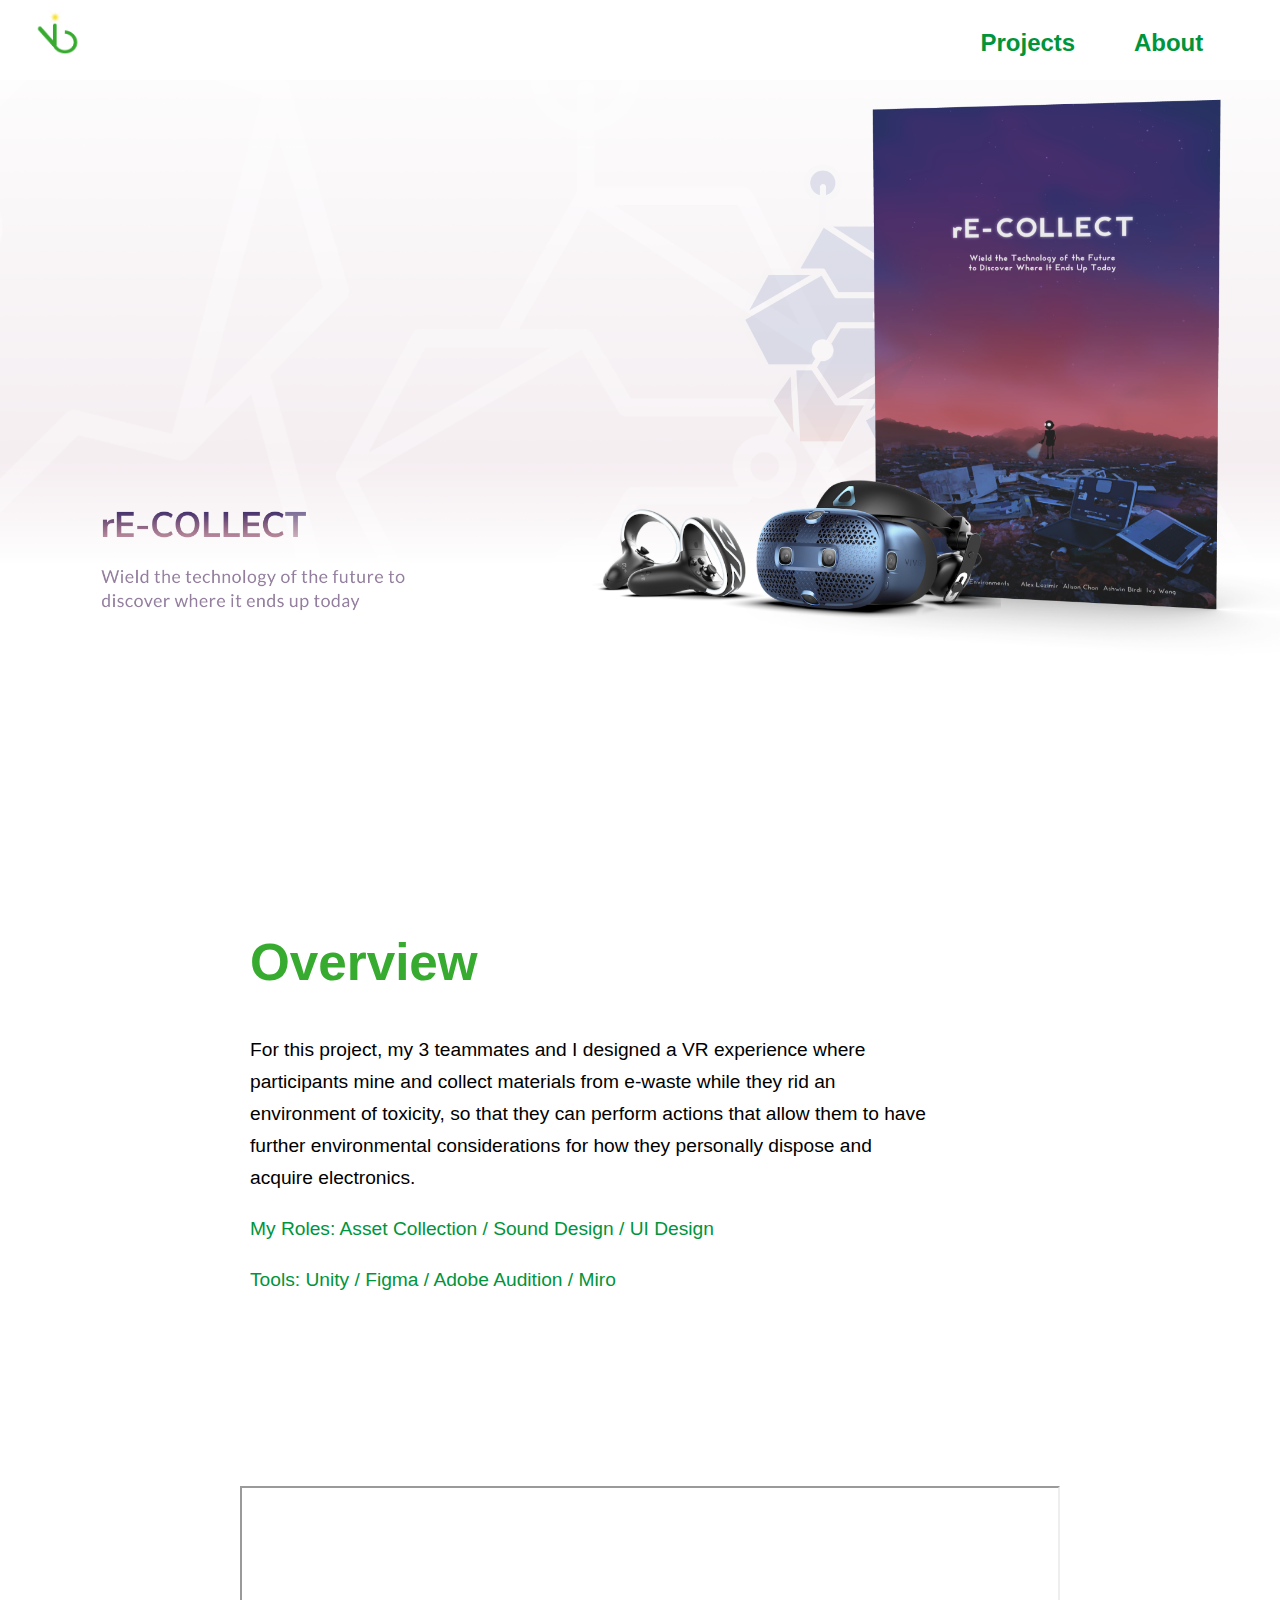
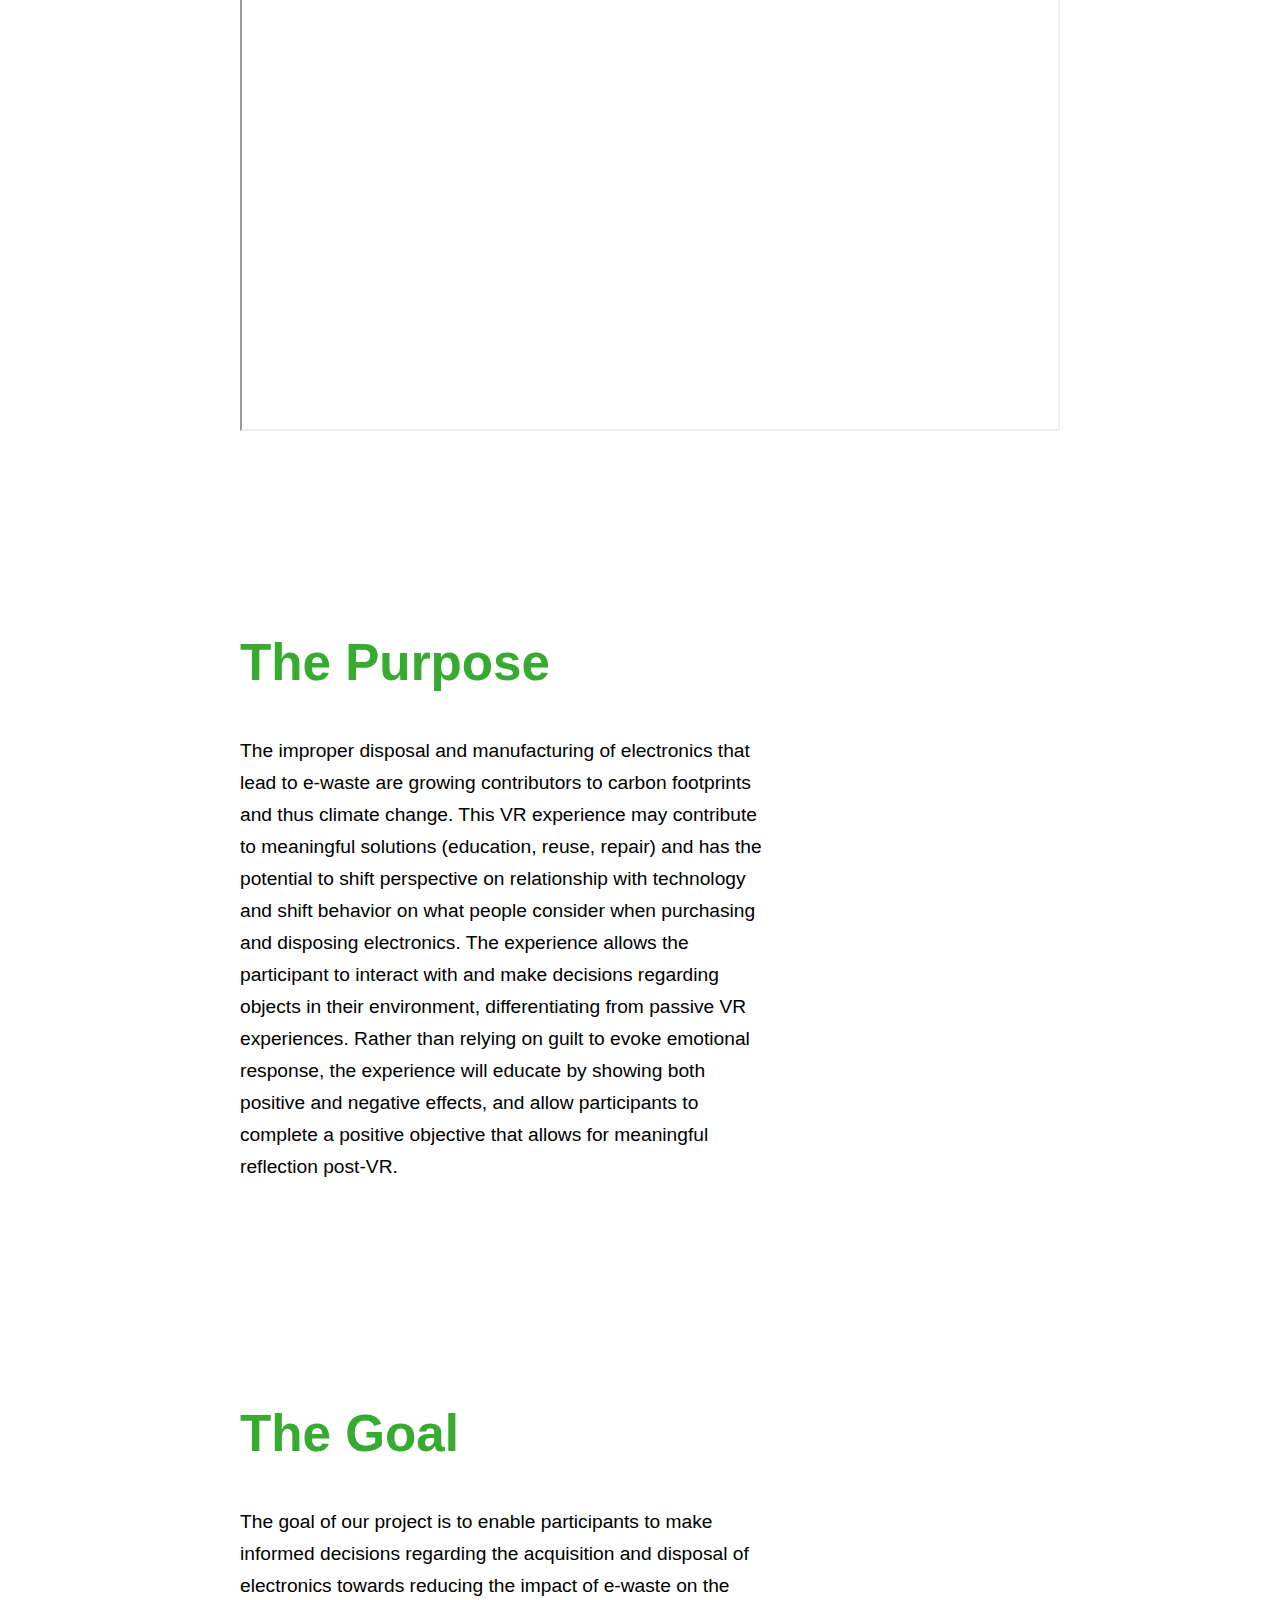
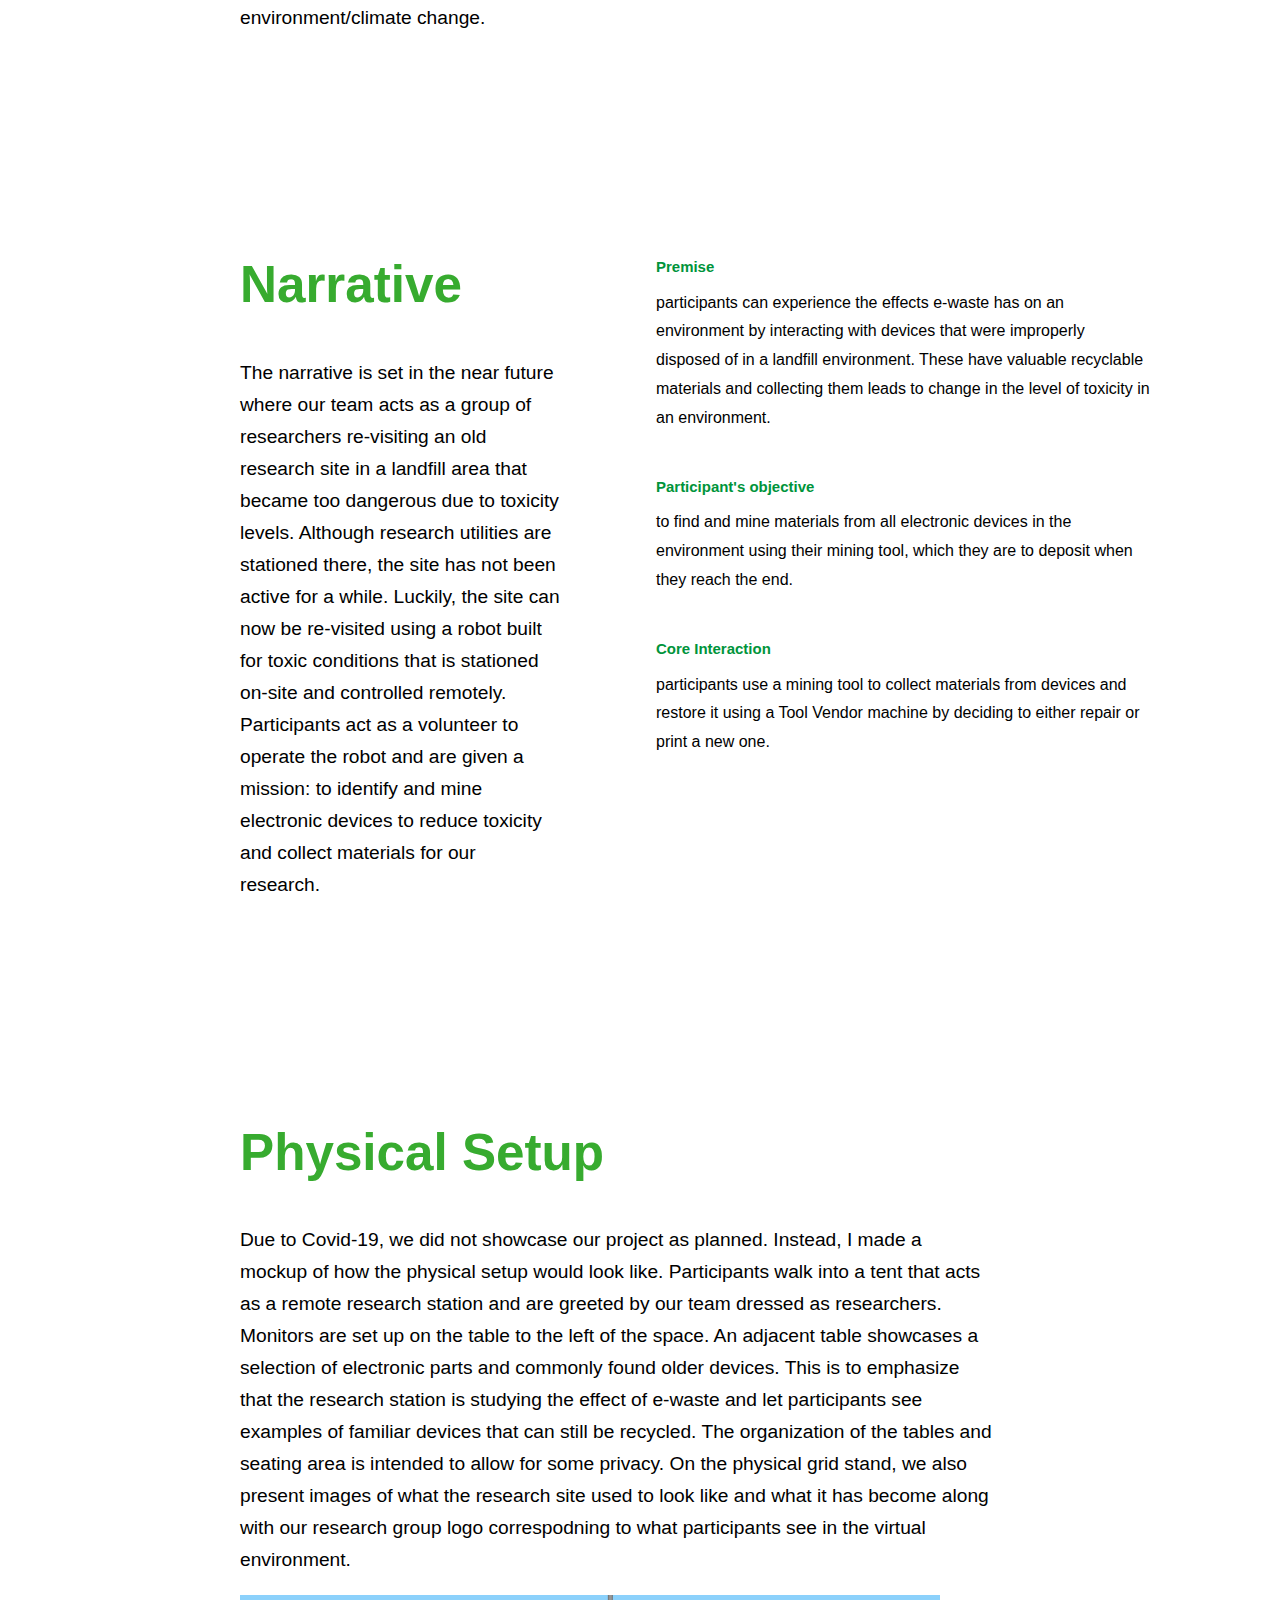
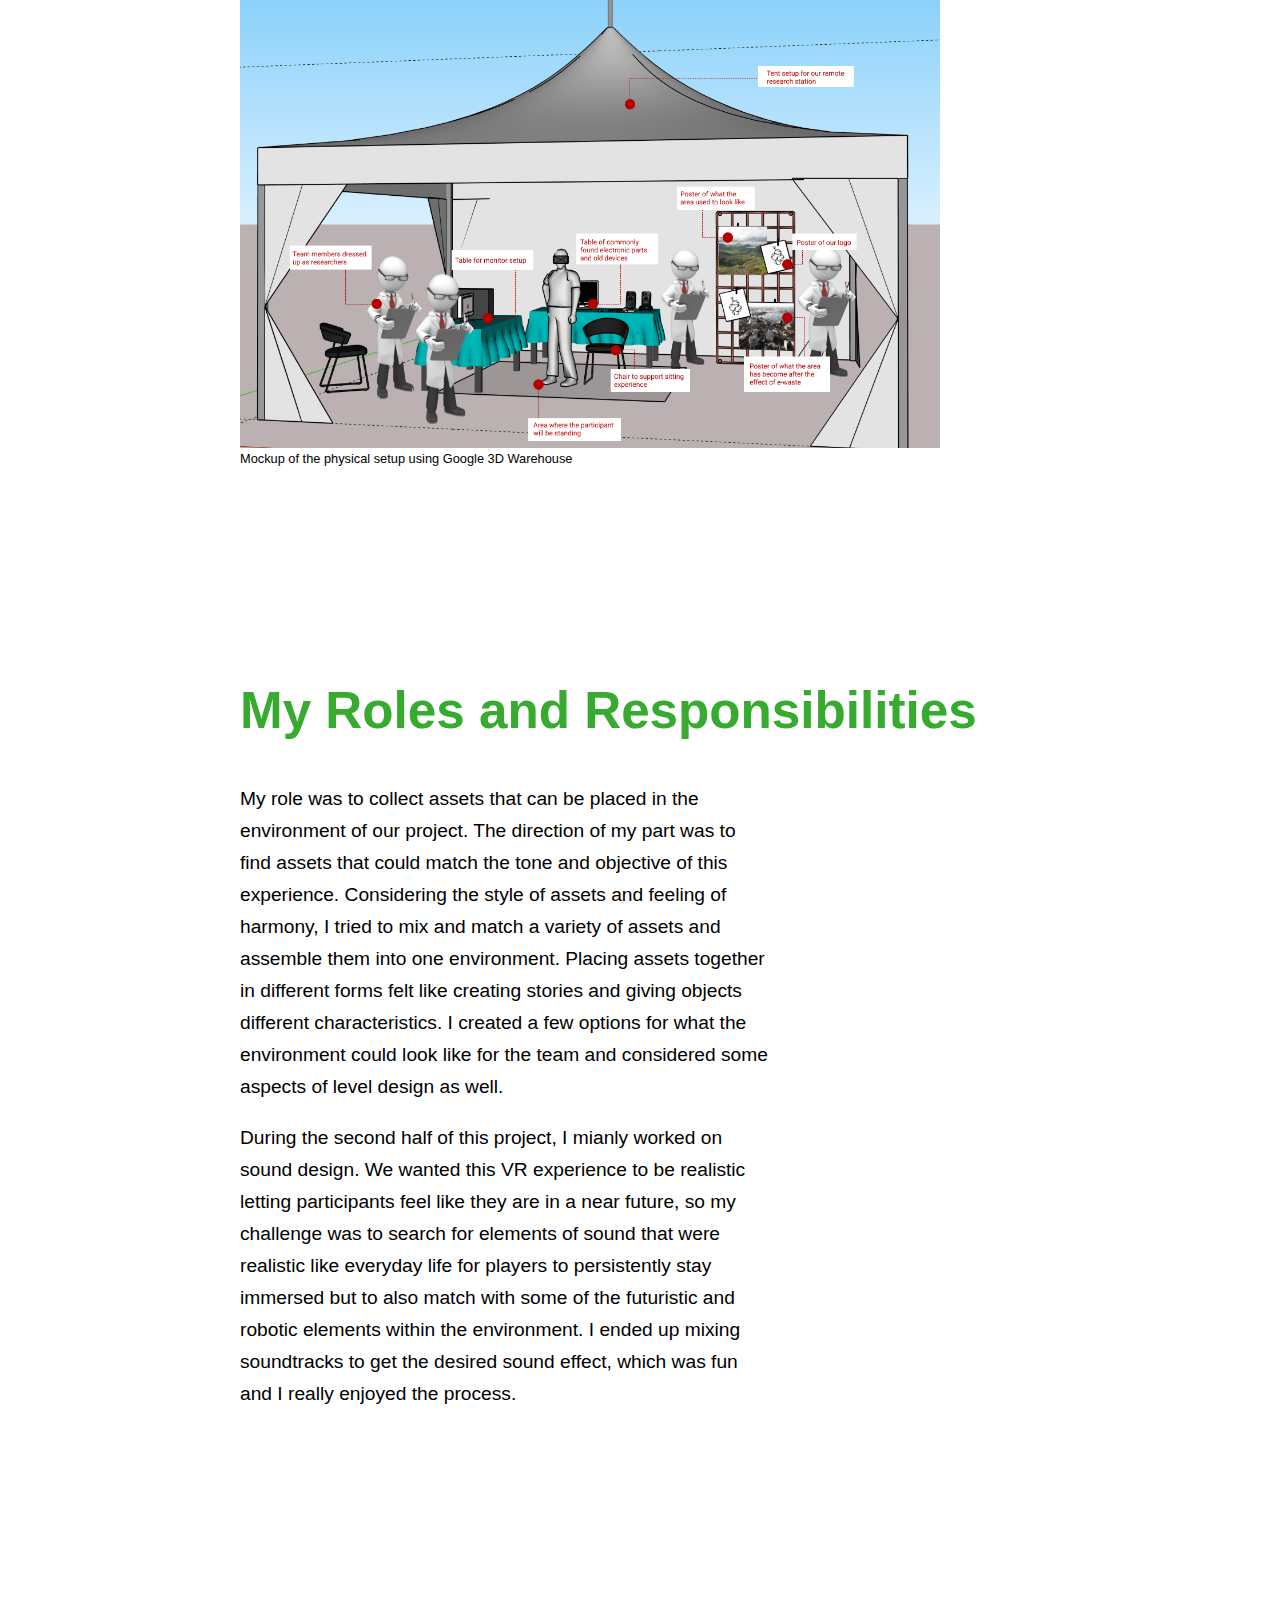
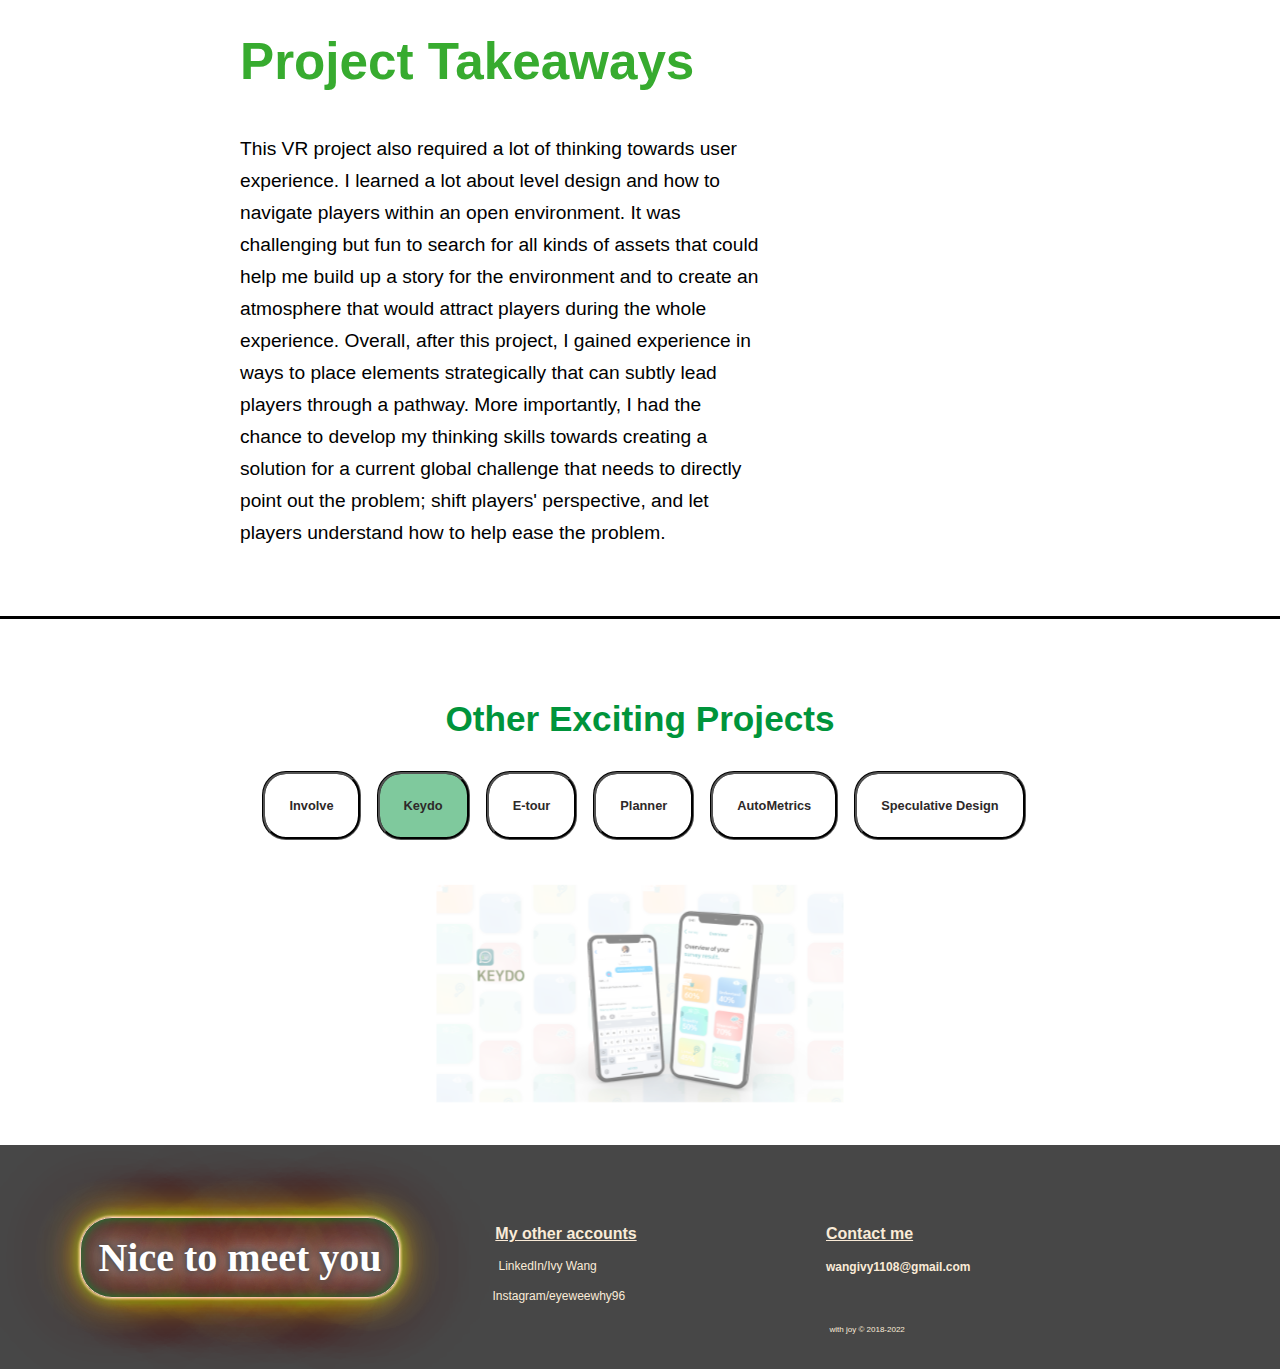
<file: prj5-recollect.html>
<!DOCTYPE html>
<html lang="en">

<head>
  <meta charset="utf-8">
  <meta name="viewport" content="width=device-width, initial-scale=1.0">

  <title>Ivy's Portfolio</title>
  <link rel="stylesheet" type="text/css" href="css/main.css">
  <!-- <link href="css/main.css" rel="stylesheet"> -->
  <!-- <link href="css/media-query-compressed.css" rel="stylesheet"> -->
  <!-- <link href="https://fonts.googleapis.com/css?family=Poppins" rel="stylesheet"> -->

  <!-- <link rel="preload" href="css/non-critical.css" 
		as="style" onload="this.onload=null;
    this.rel='stylesheet'">
    
		<noscript><link rel="stylesheet" 
      href="css/non-critical.css"></noscript>
      
      <script>(function(w){"use strict";if(!w.loadCSS){w.loadCSS=function(){}}var rp=loadCSS.relpreload={};rp.support=(function(){var ret;try{ret=w.document.createElement("link").relList.supports("preload")}catch(e){ret=false}return function(){return ret}})();rp.bindMediaToggle=function(link){var finalMedia=link.media||"all";function enableStylesheet(){link.media=finalMedia}if(link.addEventListener){link.addEventListener("load",enableStylesheet)}else if(link.attachEvent){link.attachEvent("onload",enableStylesheet)}setTimeout(function(){link.rel="stylesheet";link.media="only x"});setTimeout(enableStylesheet,3000)};rp.poly=function(){if(rp.support()){return}var links=w.document.getElementsByTagName("link");for(var i=0;i<links.length;i+=1){var link=links[i];if(link.rel==="preload"&&link.getAttribute("as")==="style"&&!link.getAttribute("data-loadcss")){link.setAttribute("data-loadcss",true);rp.bindMediaToggle(link)}}};if(!rp.support()){rp.poly();var run=w.setInterval(rp.poly,500);if(w.addEventListener){w.addEventListener("load",function(){rp.poly();w.clearInterval(run)})}else if(w.attachEvent){w.attachEvent("onload",function(){rp.poly();w.clearInterval(run)})}}if(typeof exports!=="undefined"){exports.loadCSS=loadCSS}else{w.loadCSS=loadCSS}}(typeof global!=="undefined"?global:this));</script> -->

</head>

<body>
    <header>
        <nav class="navbar">
            <a href="index.html">
            <img class="logo-img" src="images/logo.png" alt="logo image" >
            </a>
        
            
                  <!-- <a class="prj-link-1" href="index.html#jump">projects</a> -->
                          <!-- <a href="about.html">about</a> -->
                          <div class="prj-link">
                          <a class="menu-bar" href="index.html#jump" data-replace="View all"><span>Projects</span></a>
                       
                          <a href="about.html" data-replace="Ivy &#128064"><span>About</span></a>
                        </div>
            </nav>
    </header>

<main>
        <div class="banner">
        <!-- <h2>rE-Collect</h2>
        <p>Wield the technology of the future to discover where it ends up today</p> -->
<img src="images/recollect-cover.png" alt="project cover" class="img-grid-inside" >
</div>

    <div class="row">
            <div class="bigSection">
        <h2>Overview</h2>
        <p>For this project, my 3 teammates and I designed a VR experience where participants mine and collect materials from e-waste while they rid an environment of toxicity, so that they can perform actions that allow them to have further environmental considerations for how they personally dispose and acquire electronics.
        </p>
        <p class="prj-role">My Roles: Asset Collection / Sound Design / UI Design</p>
        <p class="prj-role">Tools: Unity / Figma / Adobe Audition / Miro</p>
    </div>
    </div>

    <div class="row">
        <iframe width="820" height="545"
        src="https://www.youtube.com/embed/xj1Ij1eQFMI">
        </iframe> 
    </div>

    <div class="row"> 
        <div class="content-bigSection" >
        <h2>The Purpose</h2>    
        <p class="content-conclusion">
                The ​improper disposal​ and ​manufacturing​ of electronics that lead to e-waste are growing contributors to carbon footprints and thus​ climate change.​ This VR experience may contribute to​ meaningful solutions (education, reuse, repair) and has the ​potential ​to ​shift perspective on relationship with technology and ​shift behavio​r on what people consider when purchasing and disposing electronics.
                The experience allows the participant to interact with and make decisions regarding objects in their environment, ​differentiating from passive VR experiences​. ​Rather than relying on guilt​ to evoke emotional response, the experience will educate by showing both positive and negative effects, and allow participants to complete a positive objective that allows for meaningful reflection post-VR.
                </p>
        </div>
    </div>

    <div class="row">
            <div class="content-bigSection" >
                <h2>The Goal</h2>
                <p class="content-conclusion">The ​goal ​of our project is to enable participants to make informed decisions regarding the acquisition and disposal of electronics towards reducing the impact of e-waste on the environment/climate change.
                    </p>
            </div>
        </div>
            

        <div class="row">
            <div class="content-bigSection" >
                <h2 >Narrative</h2>
                <p class="content-large">The narrative is set in the near future where our team acts as a group of researchers re-visiting an old research site in a landfill area that became too dangerous due to toxicity levels. Although research utilities are stationed there, the site has not been active for a while. Luckily, the site can now be re-visited using a robot built for toxic conditions that is stationed on-site and controlled remotely. Participants act as a volunteer to operate the robot and are given a mission: to identify and mine electronic devices to reduce toxicity and collect materials for our research.</p>
            </div>
            <div class="content-bigSection" >
                <h3 class="content-title">Premise</h3>
                <p class="real-content">participants can experience the effects e-waste has on an environment by interacting with devices that were improperly disposed of in a landfill environment. These have valuable recyclable materials and collecting them leads to change in the level of toxicity in an environment. 
                        </p>
                <h3 class="content-title">Participant's objective</h3>
                <p class="real-content">to find and mine materials from all electronic devices in the environment using their mining tool, which they are to deposit when they reach the end.​  </p>
                <h3 class="content-title">Core Interaction</h3>
                <p class="real-content">participants use a mining tool to collect materials from devices and restore it using a Tool Vendor machine by deciding to either repair or print a new one.
                    </p>
            </div>  
        </div>


      

        <div class="row">
            <div class="content-bigSection" >
                    <h2>Physical Setup</h2>
                    <p class="etour-oppurtunity-content">Due to Covid-19, we did not showcase our project as planned. Instead, I made a mockup of how the physical setup would look like. Participants walk into a tent that acts as a remote research station and are greeted by our team dressed as researchers.
                            Monitors are set up on the table to the left of the space. An adjacent table showcases a selection of electronic parts and commonly found older devices. This is to emphasize that the research station is studying the effect of e-waste and let participants see examples of familiar devices that can still be recycled. The organization of the tables and seating area is intended to allow for some privacy. On the physical grid stand, we also present images of what the research site used to look like and what it has become along with our research group logo correspodning to what participants see in the virtual environment.
                        </p>
                        <figure>
                        <img src="images/recollect-tent.jpg" alt="project recollect physical setup" class="prj-image" >
                        <figcaption>Mockup of the physical setup using Google 3D Warehouse</figcaption>
                    </figure>
                </div>
            </div>

        <div class="row">
            <div class="content-bigSection" >
                <h2>My Roles and Responsibilities</h2>
                <p class="content-conclusion"> 
                    My role was to collect assets that can be placed in the environment of our project. The direction of my part was to find assets that could match the tone and objective of this experience. Considering the style of assets and feeling of harmony, I tried to mix and match a variety of assets and assemble them into one environment. Placing assets together in different forms felt like creating stories and giving objects different characteristics. I created a few options for what the environment could look like for the team and considered some aspects of level design as well.       
                     </p>
                <p class="content-conclusion">
                    During the second half of this project, I mianly worked on sound design. We wanted this VR experience to be realistic letting participants feel like they are in a near future, so my challenge was to search for elements of sound that were realistic like everyday life for players to persistently stay immersed but to also match with some of the futuristic and robotic elements within the environment. I ended up mixing soundtracks to get the desired sound effect, which was fun and I really enjoyed the process.
                </p>
            </div>
        </div>

        <div class="row">
            <div class="content-bigSection" >
                <h2>Project Takeaways</h2>
                <p class="content-conclusion"> 
                    This VR project also required a lot of thinking towards user experience. I learned a lot about level design and how to navigate players within an open environment. It was challenging but fun to search for all kinds of assets that could help me build up a story for the environment and to create an atmosphere that would attract players during the whole experience. Overall, after this project, I gained experience in ways to place elements strategically that can subtly lead players through a pathway. More importantly, I had the chance to develop my thinking skills towards creating a solution for a current global challenge that needs to directly point out the problem; shift players' perspective, and let players understand how to help ease the problem.  
                </p>
            </div>
        </div>

        <!-- <div class="row">
            <div class="column" >
                <h2>Project Takeaways</h2>
            </div>
            <div class="column" >
                <p>Lorem ipsum dolor sit amet, consectetur adipiscing elit. Sed orci lacus, iaculis sed finibus ac, commodo vitae dui. Sed pulvinar a ipsum vitae blandit. In accumsan turpis orci, ac iaculis odio gravida sed. Proin non massa a magna efficitur laoreet vel ac nisi. </p>
            </div>
        </div> -->
       
        <div class="otherprj-container">

          <div class="btn-project" style="text-align: center" >
            <h2 class="other-project-heading">Other Exciting Projects</h2>
            <ul>
              <li class="project-dot" onclick="currentSlide(1)"><label for="folder-btn1">Involve</label></li>
              <!-- <span onclick="currentSlide(1)"></span> -->
              <li class="project-dot" onclick="currentSlide(2)"><label for="folder-btn2">Keydo</label></li>
              <!-- <span onclick="currentSlide(2)"></span> -->
              <li class="project-dot" onclick="currentSlide(3)"><label for="folder-btn3">E-tour</label></li>
              <!-- <span onclick="currentSlide(3)"></span> -->
              <li class="project-dot" onclick="currentSlide(4)"><label for="folder-btn3">Planner</label></li>
              <!-- <span onclick="currentSlide(4)"></span> -->
              <li class="project-dot" onclick="currentSlide(5)"><label for="folder-btn3">AutoMetrics</label></li>
              <!-- <span onclick="currentSlide(5)"></span> -->
              <li class="project-dot" onclick="currentSlide(6)"><label for="folder-btn3">Speculative Design</label></li>
              <!-- <span onclick="currentSlide(6)"></span> -->
            </ul>
          </div>
          
            <div class="mySlides fade">
              <img class="mySlides-img" src="images/involve.png" >
              <a class="hint-text" href="prj1-involve.html">View Project</a>
              <!-- <div class="hint-to-project">
               
              </div> -->
            </div>
          
            <div class="mySlides fade">
              <img class="mySlides-img" src="images/keydo.png" >
              <a class="hint-text" href="prj2-keydo.html">View Project</a>
            </div>
          
            <div class="mySlides fade">
             <img class="mySlides-img" src="images/etour.png">
             <a class="hint-text" href="prj3-etour.html">View Project</a>
           </div>
        
           <div class="mySlides fade">
            <img class="mySlides-img" src="images/planner.png">
            <a class="hint-text" href="prj4-planner.html">View Project</a>
            
          </div>
        
          <div class="mySlides fade">
            <img class="mySlides-img" src="images/AutoMetrics-cover.png">
            <a class="hint-text" href="workprj1-autometrics.html">View Project</a>
          </div>
        
          <div class="mySlides fade">
            <img class="mySlides-img" src="images/extra.png">
            <a class="hint-text" href="prj6-speculative.html">View Project</a>
          </div>
          
          </div>
            
          
           <!-- end of other project list -->

              
  
<div class="page-wrapper"></div>
</main>

<footer>
    <div class="footer-welcome">
        <h3>Nice to meet you</h3>
      </div>
    
    <div class="footer-row">
    
    <div class="footer-column">
        <div class="footer-info">
               <h3 class="footer-title">My other accounts</h3>
               <ul>
                <li class="footer-list-first">
               <a class="footer-link-first" target="_blank" href="https://www.linkedin.com/in/ivywang1108/" >
                  <!-- <img class="footer-icon" src="images/ins.png" alt="instagram icon" style="height: 40px; width: 40px;"> -->
                  LinkedIn/Ivy Wang
                </a>
                </li>
    
                <li class="footer-list-second">
                <a class="footer-link-second" target="_blank" href="https://www.instagram.com/eyeweewhy96/"> 
                  <!-- <img class="footer-icon" src="images/utube.png" alt="youtube icon" style="height: 40px; width: 40px;"> -->
                  Instagram/eyeweewhy96
                </a>
                </li>
            </ul>
        </div>
    </div>
    
    <div class="footer-column">
        <div class="footer-contact"> 
            <h3 class="footer-title">Contact me</h3>
            <ul>
                <li class="footer-list-email">
            <p><br>wangivy1108@gmail.com</p>
                </li>
        </ul>
            <!-- <p>wangivyw@sfu.ca</p> -->
            </div>
     </div>
    
    </div>
        
            <div class="right-reserved">
                <p>with joy &#169; 2018-2022</p>
              </div>
    
      </footer>

  <button onclick="topFunction()" id="myBtn" title="Go to top"><span>Back to Top</span></button> 
  <script src="js/script.js"></script>


</body>

</html>
</file>
<file: css/main.css>
/* @media (min-width: 1584px) { */

  html {
    scroll-behavior: smooth;
  }
  
  .navbar{
    position: fixed; 
    background-color: rgba(255, 255, 255);
    top: 0; 
    width: 100%; 
    /* transition: top 0.3s;  */
    padding-bottom: 5rem;
    z-index: 3;
    transition: transform 0.2s;
  }
  
  .navbar img{
    position: absolute;
    top: 0.5rem;
    left: 2rem;
    width: 4%;
    /* margin-bottom: 2rem; */
    height: auto;
  }

  .navbar--hidden {
    /* transform: translateY(calc(-1 * var(--nav-height))); */
    transform: translateY(-100px);
    box-shadow: none;
  }
  
  /* #navbar .prj-link{
    position: absolute;
    top: 2rem;
    right: 4rem;
    font-size: 1.5rem;
  }
  
  #navbar .prj-link-1{
    margin-right: 2rem; 
  }
  
  #navbar a{
    padding: 0.3rem;
  }
  
  #navbar .prj-link a:link {
    color: rgb(0, 148, 59);
    text-decoration: none;
  }
  
  #navbar .prj-link a:visited {
    color: rgb(0, 148, 59);
    text-decoration: none;
  }
  
  #navbar .prj-link a:hover {
    color: hotpink;
    background-color: rgba(255, 255, 0, 0.383);
    text-decoration: underline;
  } */
  
  /*  */
  .prj-link a {
    overflow: hidden;
    position: absolute;
    top: 1rem;
    right: 4rem;
    /* font-size: 1.5rem; */
    display: inline-block;
  
    /* border-style: groove;
    border-color: #000000;
    border-radius: 1rem; */
    margin-left: 1rem;
    color: #00943B;
    font-weight: bold;
    font-size: 1.5rem;
    padding: 0.8rem;
    text-decoration: none;
  }
  
  .prj-link a::before,
  .prj-link a::after {
   content: '';
    position: absolute;
    width: 100%;
    left: 0;
  }
  
  /* .prj-link a::before {
    background-color: #54b3d6; 
    height: 2px;
    bottom: 0;
    transform-origin: 100% 50%;
    transform: scaleX(0);
    transition: transform .3s cubic-bezier(0.76, 0, 0.24, 1);
  } */
  
  .prj-link a::after {
    content: attr(data-replace);
    height: 100%;
    /* top: 1rem;
    right: 4rem; */
    /* margin-left: 1rem; */
    /* padding: 0.8rem; */
    transform-origin: 100% 50%;
    transform: translate3d(200%, 0, 0);
    transition: transform .3s cubic-bezier(0.76, 0, 0, 0);
    color: rgb(0, 148, 59);
    text-decoration: underline;
    text-decoration-thickness: 0.1em;
    text-shadow:
      0 0 7px #F4DD0F,
      0 0 10px #F4DD0F,
      0 0 21px #F4DD0F;
  
  }
  
  .prj-link a:hover::before {
    transform-origin: 0% 50%;
    transform: scaleX(1);
  }
  
  .prj-link a:hover::after {
    transform: translate3d(0, 0, 0);
  }
  
  .prj-link a span {
    display: inline-block;
    transition: transform .3s cubic-bezier(0.76, 0, 0.24, 1);
  }
  
  .prj-link a:hover span {
    transform: translate3d(-200%, 0, 0);
  }
  
  .menu-bar {
    margin-right: 8rem;
  }
  
  
  
  /* >>>>>>>>>>>>>>
  END: only for prj pages
  >>>>>>>>>>>>>> */
  
  .topnav{
    position: absolute;
    position:fixed;
    top: 2rem;
    right: 4rem;
  }
  
  .nav-project{
    /* space between the words */
    margin-right: 2rem; 
  
     /* space around the word */
    padding: 0.3rem;
    font-size: 1.5rem;
  }
  
  .logo-img:hover{
    animation: shake 0.5s; 
    animation-iteration-count: infinite;
  }
  
  @keyframes shake {
    0% { transform: translate(1px, 1px) rotate(0deg); }
    10% { transform: translate(-1px, -2px) rotate(-1deg); }
    20% { transform: translate(-3px, 0px) rotate(1deg); }
    30% { transform: translate(3px, 2px) rotate(0deg); }
    40% { transform: translate(1px, -1px) rotate(1deg); }
    50% { transform: translate(-1px, 2px) rotate(-1deg); }
    60% { transform: translate(-3px, 1px) rotate(0deg); }
    70% { transform: translate(3px, 1px) rotate(-1deg); }
    80% { transform: translate(-1px, -1px) rotate(1deg); }
    90% { transform: translate(1px, 2px) rotate(0deg); }
    100% { transform: translate(1px, -2px) rotate(-1deg); }
  }
  
  .nav-about{
    padding: 0.3rem;
    font-size: 1.5rem;
  }
  
  /* unvisited link */
  .topnav > a:link {
    color: rgb(0, 148, 59);
    text-decoration: none;
  }
  
  .topnav > a:visited {
    color: rgb(0, 148, 59);
    text-decoration: none;
  }
  
  /* mouse over link */
  .topnav >a:hover {
    color: hotpink;
    background-color: rgba(255, 255, 0, 0.383);
    text-decoration: underline;
  }
  
  /* selected link */
  /* .topnav > a:active {
    color: blue;
  } */
  
  .logo-container img{
    position: absolute;
    position:fixed;
    top: 2rem;
    left: 2rem;
    width: 4%;
    height: auto;
  }
  
  /* .main-intro{
    position: relative;
    top: 10rem;
    left: 15rem;
    font-size: 1rem;
    margin-right: 40rem;
  } */
  
  .section-highlight{
    /* background: linear-gradient(180deg, rgba(15,20,28,1) 1%, rgba(15,20,28,1) 13%, rgba(255,255,255,1) 100%); */
    /* border-bottom: solid black; */
    /* border-style: solid; */
    background-color: white;
    /* padding-bottom: 5rem; */
    /* z-index: 2; */
  }
  
  .section-highlight > h2{
    margin-left: 15rem;
    font-size: 3.2rem;
    /* text-shadow: 1px 1px 1px #2765B5, 0 0 25px #2765B5, 0 0 5px #2765B5; */
    color: #102D5C; 
    margin-top: 4rem;

  }
  
  .section-highlight > p {
    font-size: 1.5rem;
    margin-right: 15rem;
    line-height: 2rem;
    margin-left: 15rem;
    color: black;
    margin-bottom: 4rem;
  }

  .last-section{
    padding-top: 15rem;
    padding-bottom: 3rem;
  }

  .bigSection-highlight{
    /* margin-left: 0rem; */
    width: 100%;
    background-color: rgba(55, 171, 47, 0.156);
  }

  .bigSection-highlight > .glowing-title{
    font-size: 2rem;
    margin-left: 15rem;
    margin-top: 5rem;
    padding-top: 2rem;
    margin-bottom: 0rem;
  }

  .column-card {
    float: left;
    width: 50%;
    /* padding: 3rem 1rem; */
    padding-left: 1rem;
    padding-top: 5rem;
    padding-bottom: 5rem;
    padding-right: 5rem;
    /* margin-left: 5rem; */
  }

  /* Style the counter cards */
  .goal-card {
    box-shadow: 0.2rem 0.1rem 1rem 0 rgba(237, 219, 219, 0.613);
    padding: 1rem 2rem;
    text-align: left;
    background-color: none;
  }

  .goal-title{
    padding: 2rem 1rem;
    text-align: center;
    background-color: none;
  }

  .goal-title > p{
    font-size: 2rem;
    /* margin-top: 34rem; */
    margin-top: 2rem;
    padding-left: 0rem;
    padding-bottom: 0rem;
    margin-left: 8rem;
    text-align: left;
  }

  .goal-card > h2{
    font-family: 'Source Serif Pro', serif;
    font-size: 1.8rem;
    color: #faebd7;
  }

  .goal-card > p{
    font-size: 1.3rem;
    line-height: 2rem;
    color: rgba(250, 235, 215, 0.7);
  }
  
  /* Remove extra left and right margins, due to padding */
  /* .card-highlight-section {
    margin: 0 -5px;
    background-color: #0F141C;
  } */
  
  /* Clear floats after the columns */
  .card-highlight-section:after {
    content: "";
    display: table;
    clear: both;
  }

.AMSection > .dark-content{
  font-family: 'Inter', sans-serif;
  font-weight: 400;
  color: rgba(250, 235, 215, 0.7);
  font-size: 1.5rem;
}

  .dark-content-highlight{
    font-family: 'Inter', sans-serif;
    font-weight: 600;
    color: antiquewhite;
    /* padding: 1rem; */
    line-height: 3rem;
    width: 100%;
    font-size: 1.5rem;
    padding-left: 15rem;
    padding-right: 24rem;
    padding-top: 2.5rem;
    padding-bottom: 2.5rem;
    margin-top: 0rem;
  }

  .list-speciaL-title{
    font-size: 2rem;
  }

  .overview-content{
    padding-bottom: 1rem;
  }

  /* .special-highlight{
    padding-left: 3rem;
  } */

  .highlight-content{
    font-family: 'Inter', sans-serif;
    font-weight: 400;
    color: rgba(250, 235, 215, 0.7);
    font-size: 1.3rem;
    padding-left: 16.5rem;
    padding-right: 27rem;
    padding-top: 0rem;
  }

  .dark-content > .paragraph-break{
    display: block;
    margin-bottom: 2rem;
  }

  .highlight-title{
    color: #00943B;
    font-size: 1.5rem;
    padding-bottom: 0.5rem;
    padding-right: 10rem;
    line-height: 2.8rem;
  }

  .content-challenge > .highlight-title{
    color: antiquewhite;
    font-size: 2rem;
    padding-bottom: 0.5rem;
    padding-right: 10rem;
    padding-left: 0rem;
    line-height: 2.8rem;
  }

  .highlight-goals-title{
    color: antiquewhite;
    font-size: 2rem;
    padding-bottom: 0.5rem;
    padding-right: 10rem;
    padding-left: 0rem;
    line-height: 2.8rem;
  }

  .centered-highlight-title{
    /* margin-left: 15rem; */
    font-size: 2rem;
    padding-bottom: 0rem;
    padding-top: 3rem;
    margin-left: 16.5rem;
    text-align: left;

  }

  .highlight-unordered-list{
    font-family: 'Inter', sans-serif;
    font-weight: 600;
    color: rgba(250, 235, 215, 0.7);
    font-size: 1.5rem;
    padding-left: 16.5rem;
    padding-right: 20rem;
    line-height: 2.2rem;
  }

  .list-title{
    color: #00943B;
  }

  .list-item{
    padding-bottom: 2.5rem;
  }

 /* .highlight{
  display:block;
  width: max-content;
  background-size: 200% auto; 
  background-image: linear-gradient(to right,#0F141C 50%,#ff0 50%);
  background-position: 0% 0;
  animation-duration: 2s;
  animation-delay: 0s;
  animation-iteration-count: 1;
  animation-fill-mode: forwards;
 } */

 .highlight.active{
  animation-name: highlight;
  border-style: none;
  border-radius: 0;
  margin-left: 0;
  font-size: 1.5rem;
  line-height: 2.5rem;
}

@keyframes highlight {
   from {background-position: 0% 0;}
   to {background-position: -100% 0;}
}

.highlight-nda.active{
  font-size: 1.5rem;
}

  mark {
    /* -webkit-animation: 1.5s highlight 1.5s 1 normal forwards;
            animation: 1.5s highlight 1.5s 1 normal forwards; */
            background-size: 200% auto; 
            background-image: linear-gradient(to right,rgb(15, 20, 28) 50%,#00943B 50%);
            background-position: 0% 0;
            animation-duration: 2s;
            animation-delay: 0s;
            animation-iteration-count: 1;
            animation-fill-mode: forwards;
           
  }

  .white-background{
    background-image: linear-gradient(to right,rgb(255, 255, 255) 0%,#00943B 50%);
  }
  
  /* @-webkit-keyframes highlight {
    to {
      background-position: 0 0;
    }
  }
  
  @keyframes highlight {
    to {
      background-position: 0 0;
    }
  } */

  .gradient-transition{
    width:100%;
    height:auto;
    position: absolute;
    overflow: hidden;
    background-attachment: scroll;
    background-position: 0% 0%;
    /* margin-top: 0rem; */
    z-index: 1;
  }

  .about-introme-section{
    margin-top: -19rem;
    flex: 50%;
    padding: 10px;
    margin-right: 4rem;
    margin-left: 15rem;
  }

  .about-introme-section > h1{
    text-shadow: 1px 1px 1px rgb(0, 148, 59), 0 0 25px yellow, 0 0 5px yellow;
    color: rgb(0, 148, 59);
    margin-top: 25rem;
    margin-left: -16rem;
    font-size: 1.5rem;
    padding-right: 9rem;
  }
  
.about-text{
    font-size: 1rem;
    line-height: 1.8rem;
    margin-right: 6rem;
    margin-left: -16rem;
    padding-right: 0rem;
    display: block;
  
    /* position: absolute; */
  }
  
  .about-image{
    width: 100%;
    height: auto;
    /* margin-left: -8rem; */
    /* margin-top: 4rem; */
    position: static;
    /* padding-top: 15.5rem; */
  }


  .about-skills{
    font-size: 1.1rem;
    margin-left: -16rem;
    color: rgb(0, 148, 59);
    margin-top: 2rem;
  }

  .about-skills-list{
    font-size: 1rem;
    margin-right: 6rem;
    margin-left: -16rem;
    padding-right: 0rem;
    line-height: 1.5rem;
    display: block;
    columns: 2;    
  }

  
  .bigSection > h1{
    text-shadow: 1px 1px 1px rgb(0, 148, 59), 0 0 25px yellow, 0 0 5px yellow;
    color: rgb(0, 148, 59);
    margin-left: -20rem;
    margin-top: 20rem;
  }
  
  .main-intro > h1{
    text-shadow: 1px 1px 1px rgb(0, 148, 59), 0 0 25px yellow, 0 0 5px yellow;
    color: rgb(0, 148, 59);
    margin-left: 15rem;
    margin-top: 14rem;
    font-size: 2rem;
  }
  
  .main-intro > .intro-p{
    margin-left: 15rem;
    font-size: 1.5rem;
    margin-right: 30rem;
    padding-right: 16rem;
  }
  
  .intro-note{
    font-size: 1rem;
    color: rgb(0, 148, 59);
    margin-left: 15rem;
  }

  .intro-note > .resume-direct{
    color: rgb(0, 148, 59);
    text-decoration:underline;
  }

  .intro-note > .resume-direct:hover{
    text-shadow: 1px 1px 1px rgb(0, 148, 59), 0 0 25px yellow, 0 0 5px yellow;
    color:rgb(0, 148, 59);
    text-decoration: none;
  }


  /* Beginning of project list page style */

  .grid-item {
    position: relative;
    top: 15rem;
    left: 15rem;
    display: block;
    width: 50%;
    margin-bottom: 5rem;
  }

  .grid-item:hover .img-grid{
    opacity: 0.3;
    filter: blur(0.2rem);
  }

  .grid-item:hover .btn{
    opacity: 1;
    transition: 0.5s ease-in-out; 
  }

  .grid-item:hover .btn > h2{
    opacity: 1;
    color: rgba(0, 148, 59, 0.8);
    z-index: 2;
    font-size: 1.7rem;
    font-weight: 1000;
  }

  .grid-item:hover .btn > p{
    opacity: 1;
    color: rgba(0, 148, 59, 1);
   
    text-decoration: none;
    font-size: 1.3rem;
  }

  .grid-item:hover .btn > .prj-forward{
    margin-top: 2rem;
  }


  .grid-item:hover .btn > .prj-forward > span{
    opacity: 1;
    font-size: .9rem;
    text-decoration: none;
    color: #474747;
    text-shadow: .5px .5px, 2px 2px 15px rgba(0, 148, 59, 1), 0 0 5px rgba(0, 148, 59, 1);
  }

  .grid-item:hover .btn > .prj-forward > span:hover{
    text-decoration: underline;
  }

  .grid-item:hover .btn > .prj-forward > span:after{
    content: ' \1F512';
  }

  .grid-item:hover .btn > .prj-forward > span:hover:after{
    content: ' \1F513';
}

  .btn:hover svg {
    opacity: 1;
    stroke-dashoffset: -480;
  }

  .img-grid {
    opacity: 1;
    display: block;
    height: auto;
    transition: .5s ease;
    backface-visibility: hidden;
  }

  .prj-cover-container {
    width: 400px;
    height: 400px;
    position: absolute;
    left: 50%;
    top: 50%;
    transform: translate(-50%, -50%);
    display: flex;
    justify-content: center;
    align-items: center;
  }
  
  .container-center {
    width: 536px;
    height: 368px;
    position: absolute;
  }

  .btn {
    width: 536px;
    height: 368px;
    cursor: pointer;
    background: transparent;
    border: transparent;
    outline: none;
    opacity: 0;
  }

  svg {
    position: absolute;
    left: 0;
    top: 0;
    fill: none;
    stroke: hotpink;
    stroke-dasharray: 150 480;
    stroke-dashoffset: 150;
    transition: 1s ease-in-out;
    z-index: -1;
    opacity: 0;
  }
  
  
.prj-forward{
    font-size: .7rem;
    text-decoration: none;
  }
  
 .prj-forward:hover{
    text-decoration: underline;
  }

  /* ^^^End of project list style */
  
  body{
    font-family: 'Source Sans Pro', sans-serif;
    font-size: 0.8rem;
    width: auto;
  
    /* below removes white border around footer */
    margin: 0; 
  
    height: 100%; /* Used to enable scrolling */
    /* background: linear-gradient(180deg, #ffffff 0%, rgb(8, 223, 94) 51%, rgb(0, 148, 59) 85%); */
    /* background: linear-gradient(141deg, #0fb8ad 0%, #1fc8db 51%, #2cb5e8 75%); */
    }
  
    /* .grid-container{
      position: relative;
      display: block;
    } */

    .last-project-grid{
      margin-bottom: 25rem;
    }
  
  footer{
      /* background-color: rgb(0, 148, 59); */
      background-color: #474747;
      /* border-style: groove;
      border-top: 4rem;
      border-color: rgb(0, 148, 59); */
      position: relative;
      /* margin-top: 10rem; */
      height: 14rem;
      overflow: auto;
      box-sizing: border-box;
      margin-top: 0rem;
    }
  
    @font-face {
      font-family: 'Alex Brush', cursive;
      src: url('https://fonts.googleapis.com/css2?family=Alex+Brush&display=swap');
    }
  
    /* to stop footer from scrollable */
    footer {
      overflow-y: hidden;
      overflow-x: hidden;
    }
  
  .footer-welcome {
    font-family: 'Alex Brush', cursive;
    font-size: 2.5rem;
    position: relative;
    text-align: center;
    /* margin-left: -23rem; */
    width: 25%;
    top: 2rem;
    margin-left: 5rem;
  
  
    color: #fff;
    text-shadow:
      0 0 7px #474747,
      0 0 10px #474747,
      0 0 21px #fff,
      0 0 42px #E16145,
      0 0 82px #E16145,
      0 0 92px #E16145,
      0 0 102px #E16145,
      0 0 151px #E16145;
      /* background-color: #010a01; */
  }
  
  .footer-welcome > h3{
    font-size: 2.5rem;
    animation: pulsate 1.5s infinite alternate;  
    border: 0.1rem solid antiquewhite;
    border-radius: 2rem;
    padding: 0.4em;
    box-shadow: 0 0 .2rem antiquewhite,
              0 0 .2rem antiquewhite,
              0 0 2rem #F4DD0F,
              0 0 0.2rem #F4DD0F,
              0 0 0.8rem rgb(0, 148, 59),
              inset 0 0 0.6rem rgb(0, 148, 59); 
    text-align: center;
  
  }
  
  @keyframes pulsate {
      
    100% {
  
        text-shadow:
        0 0 4px #fff,
        0 0 11px #fff,
        0 0 19px #fff,
        0 0 40px #F4DD0F,
        0 0 80px rgb(0, 148, 59),
        0 0 90px #F4DD0F,
        0 0 100px rgb(0, 148, 59),
        0 0 150px rgb(0, 148, 59);
    
    }
    
    0% {
  
      text-shadow:
      0 0 2px #fff,
      0 0 4px #fff,
      0 0 6px #fff,
      0 0 10px #474747,
      0 0 45px #474747,
      0 0 55px #474747,
      0 0 70px #474747,
      0 0 80px #474747;
  
  }
  }
  /* ------------------------------------ */
  
  .footer-info > .footer-title{
    font-weight: 900;
    font-size: 1rem;
    margin-left: -2.5rem;
    text-decoration: underline;
  }
  
  .footer-info{
    position: absolute;
    text-align: center;
    margin-left: -4rem;
    top: 4rem;
    width: 100%;
    color: antiquewhite;
    font-size: 0.75rem;
  }
  
  .footer-info > .footer-link-first{
    text-align: center; 
    /* margin-left: -4rem; */
    /* margin-top: 2rem; */
    display: block;
  }
  
  .footer-info > .footer-link-second{
    text-align: center; 
    /* margin-left: -4rem; */
    /* margin-top: 1rem; */
    display: block;
  }
  
  .footer-list-first{
    margin-bottom: 1rem;
    list-style: none;
    margin-left: -7.3rem;
  }
  
  .footer-list-second{
    margin-bottom: 1rem;
    list-style: none;
    margin-left: -5.9rem;
  }
  
  .footer-link-first:link {
    color: antiquewhite;
    text-decoration: none;
  }
  
  .footer-link-first:visited {
    color: antiquewhite;
    text-decoration: none;
  }
  
  /* mouse over link */
  .footer-link-first:hover {
    color: rgb(255, 255, 0);
    /* text-decoration: underline; */
  }
  
  
  .footer-link-second:link {
    color: antiquewhite;
    text-decoration: none;
  }
  
  .footer-link-second:visited {
    color: antiquewhite;
    text-decoration: none;
  }
  
  /* mouse over link */
  .footer-link-second:hover {
    color: rgb(255, 255, 0);
    /* text-decoration: underline; */
  }
  
  .footer-column{
    float: left;
    width: 50%;
    padding: 10px;
    
  }
  
  .footer-contact > .footer-title{
    font-weight: 900;
    font-size: 1rem;
    text-decoration: underline;
    /* margin-left: 5rem; */
  }
  
  
  
  .footer-contact{
    position: absolute;
    /* text-align: center; */
    width: 100%;
    color: antiquewhite;
    top: 4rem;
    font-size: 0.75rem;
    font-weight: bold;
    margin-left: 11rem;
  }
  
  .footer-list-email{
    list-style: none;
    margin-left: -2.5rem;
    margin-top: -2.5rem; 
    /* line-height: 0rem; */
  }
  
  
  .right-reserved{
    position: absolute;
    text-align: center;
    /* margin-bottom: 0rem; */
    margin-left: 14.2rem;
    /* margin-top: 10rem; */
    width: 100%;
    font-size: .5rem;
    color: antiquewhite;
    /* line-height: ; */
  }
  
  
  /* >>>>>>>>>>>>>>>>>>>>>>>>>>>
  this group is dedicated as the style when i had icons
  enable images in footer in html file when use 
  DON'T DELETE 
  >>>>>>>>>>>>>>>>>>>>>>>>>>> */
  
  /* .footer-group-icons{
    display: flex; 
    flex-flow: row wrap;
    justify-content: center;
  }
  
  .footer-info-icons{
    position: absolute;
    top: 6.5rem;
    list-style: none;
    display: flex; 
    flex-flow: row wrap;
    font-size: 0.7rem;
    justify-content: center;
  }
  
  .footer-info-icons > li{
    margin-right: 4rem;
    margin-top: 2rem;
    left:50%;
    text-align: center;
  } */
  
  /* >>>>>>>>>>>>>>>>>>>>>>>>>>>
  this group is  the style when i had icons for links
  in footer, code still in html file in case
  DON'T DELETE 
  >>>>>>>>>>>>>>>>>>>>>>>>>>> */
  
  
  .page-wrapper{
    min-height: 100%;
  }
  
  
  
  
  /* .about-title{
    text-shadow: 1px 1px 1px rgb(0, 148, 59), 0 0 25px yellow, 0 0 5px yellow;
    color: rgb(0, 148, 59);
  } */
  
  .about-img{
    /* position: absolute; */
    display:block;
    margin-top: 15rem;
    margin-left: 15rem;
  }
  
  
  #myBtn {
    display: none; /* Hidden by default */
    position: fixed; /* Fixed/sticky position */
    bottom: 2rem; /* Place the button at the bottom of the page */
    right: 2rem; /* Place the button 30px from the right */
    z-index: 99; /* Make sure it does not overlap */
  
    border: .1rem solid rgb(0, 148, 59); /* Green */ /* Remove borders */
    outline: green; /* Remove outline */
    background-color: white; 
    color:rgb(0, 148, 59); /* Text color */
    cursor: pointer; /* Add a mouse pointer on hover */
    padding: 15px; /* Some padding */
    border-radius: 10px; /* Rounded corners */
    font-size: 1rem; /* Increase font size */
    opacity: 0.6;
    transition: 0.3s;
  }
  
  #myBtn span {
    cursor: pointer;
    display: inline-block;
    position: relative;
    transition: 0.5s;
    opacity: 1;
  }
  
  #myBtn span:after {
    content: '\00bb';
    transform:rotate(-90deg);
    position: absolute;
    opacity: 0;
    top: -20px;
    right: 0;
    left: -1px;
    transition: 0.5s;
   
  }
  
  #myBtn:hover span {
    opacity: 1;
    padding-top: 25px;
  }
  
  #myBtn:hover span:after {
    opacity: 1;
    top: 0;
  }
  
  #myBtn:hover{
    background-color: #F4DD0F;
    border: none;
  }
  
  
  /* >>>>>>>>>>>>>>>>>>>>>>
  project detail  */
  
  /* .row {
    display: flex;
    margin-top: 10rem;
  }
  
  Create two equal columns that sits next to each other
  .column {
    flex: 50%;
    padding: 10px;
    margin-right: 4rem;
  }
  
  .column > h2{
    margin-left: 7rem;
  } */
  
  
  .row{
    display: flex;
    margin-top: 10rem;
  }

  .AMRow{
    margin-top: 6rem;
  }
  
  .autometrics-last-row{
    margin-top: -2rem;
  }

  .AMSection > .glowing-title{
    font-family: 'Kanit', sans-serif;
    font-weight: 500;
    color: #b3b3b3;
    font-size: 2.5rem;
    text-shadow: 1px 1px 1px #37AB2F, 0 0 25px #2765B5, 0 0 5px #2765B5;
    color: #bfbfbf;
    margin-right: 16rem;
  }
  
  .bigSection{
    flex: 50%;
    padding: 10px;
    margin-right: 4rem;
    margin-left: 15rem;
  }
  
  .bigSection > h2{
    /* margin-left: 7rem; */
    font-size: 3.2rem;
    color: #37AB2F;
  }
  
  .bigSection > p{
    /* margin-left: 7rem; */
    font-size: 1.2rem;
    margin-right: 17rem;
    line-height: 2rem;
    /* margin-right: 35rem;
    background-color: bisque; */
  }

  .content-challenge{
    /* padding: 10px; */
    /* padding-right: 20rem; */
    margin-left: 15rem;
    /* float:left; */
  }

  .content-challenge > .glowing-title{
    font-family: 'Kanit', sans-serif;
    font-weight: 500;
    color: #b3b3b3;
    font-size: 2.5rem;
    text-shadow: 1px 1px 1px #37AB2F, 0 0 25px #2765B5, 0 0 5px #2765B5;
    color: #bfbfbf;
    margin-right: 16rem;
  }

  .content-challenge > .dark-content{
    font-family: 'Inter', sans-serif;
    font-weight: 400;
    color: rgba(250, 235, 215, 0.7);
    font-size: 1.5rem;
    line-height: 2.5rem;
  }

  .content-challenge > .iso-para{
    margin-top: 4rem;
  }

  .content-challenge> h2{
    font-size: 3.2rem;
  }

  .content-challenge > p{
    /* font-size: 1.4rem; */
    padding-right: 25rem;
  }

  .content-challenge-img-group{
    display: flex;
  }

  .content-challenge-img{
    /* display: inline-block; */
    /* margin-left: auto;
    margin-right: auto; */
    /* padding-right: 20rem; */
    width: 80%;
    height: auto;
    margin-top: 1rem;
    margin-left: -7rem;
    /* margin-right: -3rem; */
  }

  .process-sub-title{
    font-family: 'Inter', sans-serif;
    font-weight: 600;
    font-size: 1.5rem;
    color: antiquewhite;
    line-height: 3rem;
    width: 100%;
  }

  .content-adimg{
    display: block;
    width: 110%;
    height: auto;
    margin-top: 1rem;
    margin-left: -4rem;
    /* margin-left: 15rem; */
  }


  .content-img1{
    display: block;
    width: 80%;
    height: auto;
    /* margin-top: 1rem; */
    margin-bottom: 1rem;
    margin-left: -4rem;
    /* margin-left: 15rem; */
  }

  .content-img2{
    display: block;
    width: 80%;
    height: auto;
    margin-top: 2rem;
  }

  .content-img3{
    display: block;
    width: 65%;
    height: auto;
    margin-top: 2rem;
    margin-bottom: 2rem;
  }

  .content-img4{
    display: block;
    width: 100%;
    height: auto;
    /* margin-top: 1rem; */
    margin-bottom: 4rem;
    margin-left: -4rem;
  }

  .cmptv-caption{
    color: white;
  }
  
  .prj-role{
    color:rgb(0, 148, 59); /* Text color */
  }
  
  .bigSection > .blighten-prj-role{
    color:rgb(0, 148, 59); /* Text color */
    margin-right: 1rem;
  }
  
  .banner > h2{
    font-size: 2.4rem;
    margin-top: 10rem;
    text-align: center;
    color:rgb(0, 148, 59); /* Text color */
    
  }
  
  .banner > p{
    font-size: 1rem;
    text-align: center;
    color:rgb(0, 148, 59); /* Text color */
    margin-top: -1rem;
  }
  
  .img-grid-inside{
    display: block;
    margin-left: auto;
    margin-right: auto;
    width: 100%;
    height: auto;
  }
  
  .img-grid-problem-section{
    display: block;
    margin-left: auto;
    margin-right: auto;
    width: 60%;
    height: auto;
    margin-top: 3rem;
  }

  .autometrics-problem-img{
    display: block;
    /* margin-left: auto;
    margin-right: auto; */
    width: 90%;
    height: auto;
    margin-top: 2rem;
  }

  .dark-caption{
    color: #2765B5;
    margin-left: 12.5rem;
  }
  
  .img-grid-ABTest-section{
    display: block;
    margin-left: 14rem;
    margin-right: auto;
    width: 140%;
    height: auto;
    margin-top: 6rem;
    margin-bottom: 6rem;
  }
  
  .img-grid-user-section{
    display: block;
    margin-left: 13rem;
    margin-right: auto;
    width: 90%;
    height: auto;
    margin-top: -3rem;
  }
  
  .img-grid-process-section{
    display: block;
    margin-left: 10rem;
    margin-right: auto;
    width: 70%;
    height: auto;
    margin-top: 3rem;
  }
  
  .img-grid-etour-persona{
    display: block;
    margin-left: 6rem;
    margin-right: auto;
    width: 75%;
    height: auto;
    /* margin-top: 1rem; */
  }
  
  
  .img-etour-walkthrough{
    display: block;
    margin-left: 15rem;
    margin-right: auto;
    width: 50%;
    height: auto;
    /* margin-top: 1rem; */
  }
  
  .img-grid-planner-persona{
    display: block;
    margin-left: 4rem;
    margin-right: auto;
    width: 75%;
    height: auto;
    margin-top: 4rem;
  }
  
  .img-grid-planner-design1{
    display: block;
    margin-left: 15rem;
    margin-right: auto;
    width: 75%;
    height: auto;
    margin-top: 4rem;
  }
  
  .img-grid-planner-design2{
    display: block;
    margin-left: 15rem;
    margin-right: auto;
    width: 60%;
    height: auto;
    margin-top: 4rem;
  }
  .img-grid-planner-design3{
    display: block;
    margin-left: 15rem;
    margin-right: auto;
    width: 75%;
    height: auto;
    margin-top: 4rem;
  }
  .img-grid-planner-design4{
    display: block;
    margin-left: 15rem;
    margin-right: auto;
    width: 55%;
    height: auto;
    margin-top: 4rem;
  }
  
  .img-grid-keydo{
    display: inline-block;
    margin-left: 15rem;
    margin-right: 1rem;
    width: 15%;
    height: auto;
    margin-top: 4rem;
  }
  
  .img-grid-keydo-beside{
    display: inline-block;
    margin-left: 1rem;
    margin-right: 1rem;
    width: 15%;
    height: auto;
    margin-top: 4rem;
  }
  
  
  .planner-caption{
    margin-left: 15rem;
    font-size: 1.2rem;
    margin-top: 1.3rem;
    margin-bottom: 8rem;
  }
  
  
  
  
  
  
  
  
  
  .img-grid-roles-section{
    display: block;
    margin-right: auto;
    width: 120%;
    height: auto;
  }
  
  .img-grid-methods-section{
    display: block;
    margin-right: auto;
    width: 120%;
    height: auto;
  }
  
  .img-grid-methods-section-right{
    display: block;
    margin-right: auto;
    width: 120%;
    height: auto;
    margin-left: -7rem;
    padding-right: 5rem;
  }
  
  .figcap-keydo-method-right{
    margin-left: -7rem;
  }
  
  .img-grid-keydo-problem-section{
    display: block;
    margin-left: 1rem;
    margin-right: auto;
    width: 60%;
    height: auto;
    margin-top: -0.5rem;
  }
  
  .img-app-interface{
    display: block;
    /* width: 50%; */
    height: auto;
    margin-left: 15rem;
  }
  
  .img-app-interface-right{
    display: block;
    /* width: 50%; */
    height: auto;
    margin-left: 5rem;
  }
  
  .blighten-model{
    display: block;
    width: 100%;
    height: auto;
    margin-left: -8rem;
    margin-top: 2rem;
  }
  
  .blighten-model-top{
    display: block;
    width: 100%;
    height: auto;
    margin-left: -8rem;
    margin-top: 10rem;
  }
  
  .scrapon-right{
    width: 100%;
    margin-left: -6.5rem;
    height: auto;
  }
  
   .minimiz-poster-top{
    display: block;
    width: 130%;
    height: auto;
    margin-left: -18rem;
    margin-top: 9rem;
  }
  
  .bigSection > .minimiz-img-caption{
    margin-left: -16.5rem;
  }
  
  .bigSection > .minimiz-img-caption-top{
    margin-left: -10.5rem;
  }
  
  .bigSection > .blighten-text-left{
    font-size: 1.2rem;
    margin-right: 1rem;
    line-height: 2rem;
  }
  
  
  /* .content-bigSection > .keydo-method-left{
    margin-left: 1.5rem;
  } */
  
  .content-bigSection > .problem-sub{
    margin-left: 15rem;
    margin-top: -2rem;
    margin-bottom: 2rem;
    font-size: 1.5rem;
    margin-right: -7rem;
    color: #2765B5;
  }
  
  .bigSection > .problem-sub{
    color: #2765B5;
    font-size: 1.5rem;
    margin-top: -1.5rem;
  }
  
.challenge-sub{
    margin-top: 1rem;
    margin-bottom: 1rem;
    font-size: 1.5rem;
    margin-right: -7rem;
    color: #2765B5;
  }
  
/* .challenge-sub-second{
    margin-top: 2rem;
    margin-bottom: 1rem;
    font-size: 1.5rem;
    margin-right: -7rem;
    color: #2765B5;
  } */

  .challenge-second{
    margin-top: -6rem;
    margin-bottom: 1rem;
    font-size: 1.5rem;
    margin-right: -7rem;
    color: #2765B5;
  }

  .journey-sub{
    margin-top: 3rem;
    margin-bottom: 1rem;
    font-size: 1.5rem;
    margin-right: -7rem;
    color: #2765B5;
  }

  .journey-sub-first{
    margin-top: 2rem;
    margin-bottom: 1rem;
    font-size: 1.5rem;
    margin-right: -7rem;
    color: #2765B5;
  }
  
  .content-bigSection > .SideBySide{
    width: 50%;
    float: left;
  }
  
  .content-bigSection{
    flex: 50%;
  }
  
  .content-bigSection > h2{
    margin-left: 15rem;
    font-size: 3.2rem;
    color: #37AB2F;
    /* text-shadow: 1px 1px 1px #2765B5, 0 0 25px #2765B5, 0 0 5px #2765B5; */
  }
  
  table{
    width: 75%
  }
  
  th{
    font-size: 1.5rem;
    color: #2765B5;
    border: .2rem solid antiquewhite;
    padding: 1rem;
  }
  
  td{
    border: .1rem solid antiquewhite;
    text-align: left;
    padding: 8px;
    color: antiquewhite;
    font-size: 1.2rem;
    padding: 1rem;
  }
  
  .section-middle-highlight{
    background: radial-gradient(circle, rgba(16,45,92,1) 0%, rgba(15,20,28,1) 100%);
    /* background-image:
      radial-gradient(
        circle closst-side,
        rgb(39, 101, 181),
        #0F141C
      ); */
    flex: 50%;
    text-align: center;
  }
  
  .section-middle-highlight > h2{
    font-size: 3.2rem;
    /* text-shadow: 1px 1px 1px #2765B5, 0 0 25px #2765B5, 0 0 5px #2765B5; */
    color: antiquewhite; 
    margin-top: 2rem;
  }
  
  .section-middle-highlight > .goals{
    font-size: 1.2rem;
    margin-top: -1.5rem;
    margin-bottom: 2rem;
    color: antiquewhite; 
    list-style-type:none
    /* padding-right: 15rem; 
    padding-left: 15rem;  */
  }
  
  ul.goals > li{
    line-height: 2rem;
  }
  
  .content-bigSection > .large-title-keydo-user{
    margin-top: 3rem;
    margin-left: 15rem;
    font-size: 1.2rem;
    color: rgb(0, 148, 59);
  }
  
  .content-bigSection > .content-title-image-left{
    margin-left: 12rem;
    font-size: .7rem;
    color: #E16145;
  }
  
  .content-bigSection > .content-title-image-left-second{
    margin-top: 10rem;
    margin-left: 12rem;
    font-size: .7rem;
    color: #E16145;
  }
  
  .content-bigSection > .content-large{
    font-size: 1.2rem;
    margin-left: 15rem;
    margin-right: 5rem;
  }

  .bigSection-highlight > .content-large{
    font-size: 1.2rem;
    margin-left: 15rem;
    margin-right: 5rem;
  }  
  
  .content-bigSection > .etour-oppurtunity-content{
    font-size: 1.2rem;
    margin-left: 15rem;
    margin-right: 18rem;
  }
  
  .content-bigSection > .content-large-keydo{
    font-size: 1rem;
    margin-left: 1rem;
    margin-right: 10rem;
  }
  
  .etour-second-head{
    font-size: 1.2rem;
    color: hotpink;
    margin-top:4rem;
  }
  
  .content-bigSection > .content-large-short{
    font-size: 1.2rem;
    margin-left: 15rem;
    margin-right: 10rem;
  }
  
  .content-bigSection > .content-large-image-beside{
    font-size: 1.2rem;
    margin-left: 15rem;
    margin-right: 2rem;
    line-height: 1.8rem;
    color: black;
  }

  .keydo-goals{
    margin-top: 6.5rem;
  }

  .problem-dark-content{
    font-size: 1.2rem;
    margin-left: 15rem;
    margin-right: 1rem;
    line-height: 2rem;
    color: antiquewhite;
  }
  
  .content-bigSection > .content-conclusion{
    font-size: 1.2rem;
    margin-left: 15rem;
    margin-right: 2rem;
    /* line-height: 1.8rem; */
    padding-right: 30rem;
  }
  
  .content-bigSection > .content-large-image-left{
    font-size: 1.2rem;
    margin-left: 12rem;
    margin-right: 10rem;
    line-height: 1.8rem;
  }
  
  .content-bigSection > .content-title{
    color:rgb(0, 148, 59); /* Text color */
    margin-left: 1rem;
    margin-right: 5rem;
    margin-top: 2.5rem;
    line-height: 1.8rem;
  }
  
  .content-bigSection > .content-title-keydo-image-left{
    color:rgb(0, 148, 59); /* Text color */
    font-size: .9rem;
    margin-left: 1rem;
    margin-right: 5rem;
    margin-top: 2.5rem;
  }
  
  .content-bigSection > .real-content{
    margin-left: 1rem;
    font-size: 1rem;
    margin-right: 8rem;
    line-height: 1.8rem;
    margin-top: -0.5rem;
  }
  
  figure{
    margin-left: 15rem;
  }
  
  figure > .prj-image{
    width: 70%;
    height: auto;
  }
  
  .bigSection > .special-heading{
    font-size: 3rem;
    margin-top: 3rem;
    /* text-shadow: 2px 2px 0px rgba(255, 255, 0, 0.383); */
  }
  
  .bigSection > .special-section-heading{
    font-size: 1rem;
    margin-top: 5rem;
    margin-bottom: -0.5rem;
    /* text-shadow: 2px 2px 0px rgba(255, 255, 0, 0.383); */
  }
  
  .bigSection > .product-name-heading{
    color:rgb(0, 148, 59); /* Text color */
    font-size: 1.5rem;
    text-decoration: underline  hotpink;
  }
  
  .gif-section-left{
    width:40%;
    height:auto;
    margin-left: 15rem;
  }
  
  .gif-section{
    max-height: 650px;
    width:auto;
    margin-left: 1rem;
    margin-top:1rem;
    margin-bottom: 2rem;
    float:left;
  }

  .hztl-slider-container{
    overflow: auto;
    white-space: nowrap;
    display: block;
    overscroll-behavior-x: contain
  }

  .hztl-slider-container .slider{
    display: inline-table;
    /* text-align: center; */
    padding-top: 1rem;
    padding-bottom: 2rem;
    /* word-break: break-all; */
    word-wrap: normal;
    padding-left: 12px;
    padding-right: 6px;
    margin-right: -5rem;
    max-width: 45%;
    /* margin-left: 15rem; */
  }

  .first-slider{
    margin-left: 14rem;
  }

    /* Caption text */
    .text {
      color: #000000;
      font-size: 1rem;
      /* padding: 8px 12px; */ 

      position: relative;
      display: block;
      bottom: 8px;
      /* float: right; */
      /* padding-right: 30rem; */
      /* width: 100%; */
      /* margin-left: 5rem; */
      /* padding-right: 30rem; */
      margin-top: 19rem;
      margin-left: 21rem;
      margin-right: 5rem;
      /* margin-left: 35rem;
      padding-right: 30rem; */
      /* margin-bottom: 19rem; */
      /* text-align: center; */
    }

    .text > p{
      /* word-break: break-all; */
      word-wrap: normal;
      white-space: normal;
      display: block;
      padding-right: 5rem;
     

    }
  
  
  /* involve app prototype demo */
  
  * {box-sizing:border-box}
  
  /* Slideshow container */
  .slideshow-container {
    /* max-width: 1000px; */
    max-width: 50rem;
    position: relative;
    margin: auto;
    /* margin-left: 15rem; */
  }
  
  /* Hide the images by default */
  .mySlides {
  width: 30%;
  height: auto;
  display: flex;

  margin:auto auto;
  }
  /* Next & previous buttons */
  .prev, .next {
    cursor: pointer;
    position: absolute;
    top: 50%;
    width: auto;
    margin-top: -22px;
    padding: 16px;
    color: rgb(0, 148, 59);
    font-weight: bold;
    font-size: 18px;
    transition: 0.6s ease;
    border-radius: 0 3px 3px 0;
    user-select: none;
  }
  
  /* Position the "next button" to the right */
  .next {
    right: 17rem;
    border-radius: 3px 0 0 3px;
  }
  
  .prev {
    left: -10rem;
    border-radius: 3px 0 0 3px;
  }
  
  /* On hover, add a black background color with a little bit see-through */
  .prev:hover, .next:hover {
    background-color: rgba(255, 255, 0, 0.383);
    color: hotpink;
  }
  
  /* Number text (1/3 etc) */
  /* .numbertext {
    color: #f2f2f2;
    font-size: 12px;
    padding: 8px 12px;
    position: absolute;
    top: 0;
  } */
  
  /* The dots/bullets/indicators */
  .dot {
    cursor: pointer;
    height: 1rem;
    width: 1rem;
    margin: 0 2px;
    background-color: rgba(122, 160, 137, 0.434);
    border-radius: 50%;
    display: inline-block;
    transition: background-color 0.6s ease;
  }
  
  .dot-group{
    margin-left:7rem;
    margin-top: 3rem;
    display: block;
  }
  
  .dot-grooup > .dot{
    /* border-style: groove;
    border-color: #000000;
    border-radius: 1.5rem;
    margin-left: 1rem; */
    color: antiquewhite;
    font-weight: bold;
    font-size: 1rem;
    padding: .5rem;
    text-decoration: none;
  }
  
  .active, .dot-group > .dot{
    color: antiquewhite;
    font-weight: bold;
    font-size: 1rem;
    padding: .5rem;
    text-decoration: none;
    border: none;
    margin-left: 0rem;
  }
  
  .active, .dot:hover {
    background-color: rgb(0, 148, 59);
  
  }
  
  /* Fading animation */
  .fade {
    -webkit-animation-name: fade;
    -webkit-animation-duration: 1.5s;
    animation-name: fade;
    animation-duration: 1.5s;
  }
  
  @-webkit-keyframes fade {
    from {opacity: .4}
    to {opacity: 1}
  }
  
  @keyframes fade {
    from {opacity: .4}
    to {opacity: 1}
  }
  
  
  
  /* ---------------------------------------- */
  
  .content-bigSection > .quote{
    margin-left: 15rem;
    font-size: 1.7rem;
    margin-top: 3rem;
    margin-right: 5rem;
    text-shadow: 1px 1px, 0 0 25px rgba(255, 255, 0, 0.605), 0 0 5px yellow;
  }
  
  .content-bigSection > .quote-second{
    margin-left: 15rem;
    font-size: 1.7rem;
    margin-top: 10.5rem;
    margin-right: 5rem;
    text-shadow: 1px 1px, 0 0 25px rgba(255, 255, 0, 0.605), 0 0 5px yellow;
  }
  
  .content-bigSection > .quote-right{
    margin-left: 1rem;
    font-size: 1.7rem;
    /* margin-top: 10.5rem; */
    margin-right: 10rem;
    text-shadow: 1px 1px, 0 0 25px rgba(255, 255, 0, 0.605), 0 0 5px yellow;
  }
  
  .normal-background > .other-project-heading{
    text-align: center;
    font-size: 2.2rem;
    color: antiquewhite;
    padding-top: 3rem;
  }
  
  .normal-background{
    background-color: rgb(0, 148, 59);
  }
  
  /* .other-project >.other-project-name{
    margin-left: 15rem;
  } */
  
  .other-project-first:link{
    margin-left: 15rem;
    font-size: 1.2rem;
    color: rgb(0, 148, 59);
    text-decoration: underline;
    display: block;
    /* margin-right: 80rem; */
  }
  
  .other-project-first:visited{
    margin-left: 15rem;
    font-size: 1.2rem;
    color: rgb(0, 148, 59);
    text-decoration: underline;
  }
  
  .other-project-first:hover{
    margin-left: 15rem;
    font-size: 1.4rem;
    color:hotpink;
    /* background-color: rgba(255, 255, 0, 0.383); */
    text-decoration: none;
  }
  
  .other-project:link{
    margin-left: 15rem;
    font-size: 1.2rem;
    color: rgb(250, 235, 215);
    text-decoration: underline;
    display: block;
    /* margin-right: 80rem; */
  }
  
  .other-project:visited{
    margin-left: 15rem;
    font-size: 1.2rem;
    color: rgb(250, 235, 215);
    text-decoration: underline;
  }
  
  .other-project:hover{
    margin-left: 15rem;
    font-size: 1.4rem;
    color:#E16145;
    /* background-color: rgba(255, 255, 0, 0.383); */
    text-decoration: none;
  }
  
  .other-project-first>div { 
    display: none; 
  }
  .other-project-first:hover>div { 
    display: block; 
    margin-left: 15rem;
    margin-top: 2rem;
  }
  
  .other-project>div { 
    display: none; 
  }
  .other-project:hover>div { 
    display: block; 
    margin-left: 15rem;
    margin-top: 2rem;
  }
  
  .current-project:link{
    margin-left: 15rem;
    font-size: 1.4rem;
    color: rgba(250, 235, 215,0.5);
    display: block;
    text-decoration: none;
  }
  .current-project:visited{
    margin-left: 15rem;
    font-size: 1.4rem;
    color: rgba(250, 235, 215,0.5);
    display: block;
    text-decoration: none;
  }
  
  p{
    line-height: 2rem;
  }
  
  .etour-empathy-map-figcap{
    margin-left: 10rem;
    margin-top: 0.5rem;
  }
  
  .etour-tour-figcap{
    margin-left: 15rem;
    margin-top: 0.5rem;
  }
  
  iframe{
    margin-left: 15rem;
  }
  
  .button {
    border: none;
    color: white;
    padding: 12px 23px;
    text-align: center;
    text-decoration: none;
    display: inline-block;
    font-size: 16px;
    margin: 4px 2px;
    transition-duration: 0.4s;
    cursor: pointer;
  }
  
  .button-am {
    background-color: rgba(55, 171, 47, 0);
    /* color: black;  */
    border: 2px solid #2765B5;
    border-radius: 10px; /* Rounded corners */
    margin-bottom: 2rem;
  }
  
  .button-am:hover {
    /* color: hotpink; */
    background-color: #2765B5;
    border: 2px solid #2765B5;
  }

  .view-project{
    text-decoration: none;
    color: antiquewhite;
  }
  
  .button-am:hover .view-project  {
    color: antiquewhite;
  }

  .view-involve{
    text-decoration: none;
    color: #2765B5;
  }

  .button-involve{
    background-color: white; 
    border: 2px solid #2765B5;
    border-radius: 10px;
  }

  .button-involve:hover{
    background-color: #00943B;
    border: 2px solid #00943B;
  }

  .button-involve:hover .view-involve{
    color: antiquewhite;
  }
  
  /* } */
  
  .circle-sketch-highlight{
    position:relative;
    color: antiquewhite;
  }
  
  .circle-sketch-highlight:before{
    content:"";
    z-index:-1;
    left:-0.5em;
    top:-0.1em;
    border-width:2px;
    border-style:solid;
    border-color:#ef8c22;
    position:absolute;
    border-right-color:transparent;
    width:100%;
    height:1em;
    transform:rotate(2deg);
    opacity:0.7;
    border-radius:50%;
    padding:0.1em 0.25em;
  }
  .circle-sketch-highlight:after{
    content:"";
    z-index:-1;
    left:-0.5em;
    top:0.1em;
    padding:0.1em 0.25em;
    border-width:2px;
    border-style:solid;
    border-color:#ef8c22;
    border-left-color:transparent;
    border-top-color:transparent;
    position:absolute;
    width:100%;
    height:1em;
    transform:rotate(-1deg);
    opacity:0.7;
    border-radius:50%;
  }
  
  .autometrics-bg{
    background-color: #0F141C;

  }
  
  .project-bg-lock{
    overflow-x: hidden;
    overflow-y: hidden;
  }
  
  
  /* another experiment */
  
  /* input {
    display: none;
  }
  .project-container .project-folder {
    width: 100%;
    height: 371px;
    float: left;
    overflow: hidden;
    background-color: antiquewhite;
  }
  .project-folder ul{
    list-style-type: none;
    margin: 0;
    padding: 0;
    overflow: hidden;
  }
  
  .project-folder ul li{
    float: left;
  }
  
  .project-container ul li {
    width: 250px;
    height: 250px;
    float: left;
    line-height: 250px;
    font-weight: 400;
    font-size: 1.3em;
    color: #2E2929;
    display: block;
    margin-left: 15rem;
    margin-right: 1rem;
  } */
  
  .btn-project h2.other-project-heading{
    text-align: center;
    color: #00943b;
    background-color: #FFF;
    padding-top: 3rem;
    margin: -1rem;
    font-size: 2.2rem;
  }
  
  .btn-project {
    background-color: #FFF;
  }
  
  .btn-project ul {
    list-style-type: none;
    /* margin: 0; */
    overflow: hidden;
    background-color: white;
    display: inline-block;
    margin-top: 3rem;
    margin-bottom: 3rem;
    margin-left: -3rem;
  }
  
  .btn-project li {
    float: left;
  }
  
  .btn-project li:hover {
    background-color: #00943B;
  }
  
  .btn-project ul li label {
  
    height: auto;
    float: left;
    padding: 1rem;
    font-size: 0.8em;
    color: #2E2929;
    cursor: pointer;
    border-radius: 3px;
    transition: background-color .25s ease-in-out;
  }
  /* .btn-project ul li label:hover {
    background-color: #00943B;
    color: #FFF;
  } */
  
  #folder-btn1:checked ~ .project-folder > ul {
    transition: transform .7s ease-in-out;
    transform: translateX(0px);
  }
  
  #folder-btn1:checked ~ .project-folder label[for="folder-btn1"] {
    background-color: #FF1493;
    color: #FFF;
  }
  
  #folder-btn2:checked ~ .project-folder > ul {
    transition: transform .7s ease-in-out;
    transform: translateX(-369px);
  }
  
  #folder-btn2:checked ~ .project-folder label[for="folder-btn2"] {
    background-color: #FF1493;
    color: #FFF;
  }
  
  #folder-btn3:checked ~ .project-folder > ul {
    transition: transform .7s ease-in-out;
    transform: translateX(-738px);
  }
  
  #folder-btn3:checked ~ .project-folder label[for="folder-btn3"] {
    background-color: #FF1493;
    color: #FFF;
  }
  
  /* eeeeeeeeeeeee */
  
  /* * {box-sizing: border-box}
  .mySlides {display: none}
  img {vertical-align: middle;} */
  
  /* Slideshow container */
  .otherprj-container {
    width: auto;
    position: relative;
    margin: auto;
    background-color: white;
    padding-bottom: 3rem;
    margin-top: 3rem;
    padding-top: 3rem;
    border-top: solid black;
  }

  .otherprj-special{
    margin-top: 0rem;
  }
  
  .otherprj-container img {
    display: block;
    margin-left: auto;
    margin-right: auto;
    /* padding-top: 2rem;
    padding-bottom: 2rem; */
  }
  
  /* The dots/bullets/indicators */
  /* .project-dot {
    cursor: pointer;
    height: 15px;
    width: 15px;
    margin: 0 2px;
    background-color: #bbb;
    border-radius: 50%;
    display: inline-block;
    transition: background-color 0.6s ease;
  } */
  
  .active, .project-dot{
    border-style: groove;
    border-color: #000000;
    border-radius: 1.5rem;
    margin-left: 1rem;
    color: antiquewhite;
    font-weight: bold;
    font-size: 1rem;
    padding: .5rem;
    text-decoration: none;
  }
  
  .active, .project-dot:hover {
    background-color: rgba(0, 148, 59, 0.5);
  }
  
  /* Fading animation */
  .fade {
    animation-name: fade;
    animation-duration: 1.5s;
  }
  
  @keyframes fade {
    from {opacity: .4} 
    to {opacity: 1}
  }
  
  .mySlides-img{
    /* opacity: 1;
    display: block; */
    transition: .5s ease;
    backface-visibility: hidden;
    transform: scale(1.06);
    opacity: 0.6;
    width: 100%;
  }
  
  
  /* Hover on project and click */
  .hint-to-project{
    transition: .5s ease;
    opacity: 0;
    position: absolute;
    top: 50%;
    left: 50%;
    transform: translate(-50%, -50%);
    -ms-transform: translate(-50%, -50%);
    text-align: center;
    margin-top: 7rem;
  }
  .mySlides-img:hover{
    transform: scale(1.03);
      opacity: 1;
  }
  
  /* .hint-to-project:hover{
   background-color: rgb(0, 148, 59);
    opacity: 1;
    color: antiquewhite;
  } */
  
  .hint-text{
    /* background-color: #37AB2F; */
    border-style: groove;
    border-color: #000000;
    border-radius: 1.5rem;
    color: antiquewhite;
    font-weight: bold;
    font-size: 1.2rem;
    padding: 2rem;
    text-decoration: none;
  }
  

  .hint-text{
    opacity:0;
    transition: .5s ease;
    position: absolute;
    top: 50%;
    left: 50%;
    transform: translate(-50%, -50%);
    -ms-transform: translate(-50%, -50%);
    text-align: center;
    margin-top: 7rem;
  }

  .mySlides:hover .hint-text {
    background-color: rgb(0, 148, 59);
    opacity: 1;
    /* width: 10px;
    height: 10px; */
  }
</file>
<file: css/responsive.css>
/* notes on @media min-width: 
1. min-width means {if screen size is more than...}
2. when buidling responsive web page: 
    >code works according to screen size, put smallest size on top
    >start from smallest screen size
    >test by dragging screen bigger, build next one when it breaks

  */
 
/* phone resolution */

 @media (min-width: 360px) {
    .about-image{
        width: 50%;
        height: auto;
        position: absolute;
        margin-left: -10rem;
        margin-top: -6rem;
        overflow-x: hidden;
    }

    .about-introme-section > h1{
       margin-top: 37rem;
       margin-left: -30rem;
       font-size: 1.5rem;
       padding-right: 20rem;
    }

    .about-introme-section >.about-text{
        /* margin-right: 15rem; */
        margin-left: -30rem;
        padding-right: 15rem;
        font-size: 1.2rem;
    }

    .about-bigSection{
        margin-left: 6rem;
        margin-top: 1rem;
    }

    .about-bigSection > ul{
        columns: 1;
        padding-right: 0rem;
        font-size: 1.2rem;
      }

    .logo-container img{
        position: absolute;
        /* position:fixed; */
        top: 1.5rem;
        left: 2rem;
        width: 10%;
        height: auto;
      }

    .topnav{
        position: absolute;
    }
}


/* @media (min-width: 476px) {
    .bigSection >.about-image{
        width: 70%;
        height: auto;
    }

    .bigSection > h1{
       margin-top: 40rem;
       margin-left: -30rem;
    }

    .bigSection >.about-text{
        margin-right: 8rem;
        margin-left: -30rem;
    }

    .logo-container img{
       position: absolute;
       top: 2rem;
       left: 2rem;
       width: 5%;
       height: auto;
     }

    .topnav{
       position: absolute;
       top: 2rem;
       right: 4rem;
   }
} */


/* @media (min-width: 768px) {
    .bigSection >.about-image{
        width: 60%;
        height: auto;
    }

    .bigSection > h1{
       margin-top: 55rem;
       margin-left: -34rem;
    }

    .bigSection >.about-text{
        margin-right: 7rem;
        margin-left: -34rem;
    }

    .logo-container img{
       position: absolute;
       position:fixed;
       top: 2rem;
       left: 2rem;
       width: 5%;
       height: auto;
     }

    .topnav{
       position: absolute;
       position:fixed;
       top: 2rem;
       right: 4rem;
   }
} */

/* ipad pro resolution */

@media (min-width: 1366px) {
    .about-image{
        width: 100%;
        height: auto;
        margin-top: 6rem;
        position: static;
        margin-left: -3rem;
    }

    .about-introme-section > h1{
       margin-top: 25rem;
       margin-left: -20rem;
       font-size: 1.5rem;
       padding-right: 20rem;
    }

    .about-introme-section >.about-text{
        margin-right: 6rem;
        margin-left: -20rem;
        padding-right: 0rem;
    }


      .about-bigSection{
        font-size: 1.1rem;
        color: rgb(0, 148, 59);
        margin-left: 38rem;
        margin-top: -11rem;
        padding-bottom: 5rem;
      }
      
      .about-bigSection > ul{
        font-size: 1rem;
        line-height: 2rem;
        color: black;
        columns: 2;
        /* padding: 1rem; */
        margin-top: -1rem;
        width: 30rem;
      }

    .logo-container img{
        position: absolute;
        top: 2rem;
        left: 2rem;
        width: 4%;
        height: auto;
     }

    .topnav{
        position: absolute;
        top: 2rem;
        right: 4rem;
   }
}


@media (min-width: 1366px) {
    .about-image{
        width: 100%;
        height: auto;
        margin-top: 6rem;
        position: static;
        margin-left: -3rem;
    }

    .about-introme-section > h1{
       margin-top: 25rem;
       margin-left: -20rem;
       font-size: 1.5rem;
       padding-right: 10rem;
    }

    .about-introme-section >.about-text{
        margin-right: 6rem;
        margin-left: -20rem;
        padding-right: 0rem;
    }


      .about-bigSection{
        font-size: 1.1rem;
        color: rgb(0, 148, 59);
        margin-left: 45rem;
        margin-top: -21rem;
        padding-bottom: 5rem;
      }
      
      .about-bigSection > ul{
        font-size: 1rem;
        line-height: 2rem;
        color: black;
        columns: 2;
        /* padding: 1rem; */
        margin-top: -1rem;
        width: 30rem;
      }
}

/* high res 1920*1080 resolution */

@media (min-width: 1728px) {
    .bigSection >.about-image{
        width: 100%;
        height: auto;
        /* margin-left: -8rem; */
        margin-top: 1rem;
        position: static;
    }

    .about-introme-section > h1{
        margin-left: -20rem;
        margin-top: 20rem;
    }

    .about-introme-section >.about-text{
        margin-right: 20rem;
        margin-left: -20rem;
    }

    .about-bigSection{
        font-size: 1.1rem;
        color: rgb(0, 148, 59);
        margin-left: 50rem;
        margin-top: -20rem;
      }
      
      .about-bigSection > ul{
        font-size: 1rem;
        line-height: 2rem;
        color: black;
        columns: 2;
        padding: 1rem;
        padding-right: 20rem;
        width: 50rem;
      }


    .logo-container img{
        position: absolute;
        position:fixed;
        top: 2rem;
        left: 2rem;
        width: 4%;
        height: auto;
     }

    .topnav{
        position: absolute;
        position:fixed;
        top: 2rem;
        right: 4rem;
   }
}
</file>
<file: css/responsive-small-screen.css>
/* notes on @media min-width: 
1. min-width means {if screen size is more than...}
2. when buidling responsive web page: 
    >code works according to screen size, put smallest size on top
    >start from smallest screen size
    >test by dragging screen bigger, build next one when it breaks

  */
 
/* phone resolution */

 @media (min-width: 360px) {
    .about-image{
        width: 50%;
        height: auto;
        position: absolute;
        margin-left: -10rem;
        margin-top: -6rem;
        overflow-x: hidden;
    }

    .about-introme-section > h1{
       margin-top: 37rem;
       margin-left: -30rem;
       font-size: 1.5rem;
       padding-right: 20rem;
    }

    .about-introme-section >.about-text{
        /* margin-right: 15rem; */
        margin-left: -30rem;
        padding-right: 15rem;
        font-size: 1.2rem;
    }

    .about-bigSection{
        margin-left: 6rem;
        margin-top: 1rem;
    }

    .about-bigSection > ul{
        columns: 1;
        padding-right: 0rem;
        font-size: 1.2rem;
      }

    .logo-container img{
        position: absolute;
        /* position:fixed; */
        top: 1.5rem;
        left: 2rem;
        width: 10%;
        height: auto;
      }

    .topnav{
        position: absolute;
    }

    .main-intro > .intro-p{
      margin-left: 8rem;
      font-size: 0.8rem;
      margin-right: 2rem;
      padding-right: 1rem;
      line-height: 1.4rem;
    }

    .main-intro > h1{
      text-shadow: 1px 1px 1px rgb(0, 148, 59), 0 0 25px yellow, 0 0 5px yellow;
      color: rgb(0, 148, 59);
      margin-left: 8rem;
      margin-top: 7rem;
      font-size: 2rem;
    }

    .intro-note{
      font-size: 0.7rem;
      color: rgb(0, 148, 59);
      margin-left: 8rem;
      padding-right: 1rem;
      line-height: 1.4rem;
    }

    .grid-item {
      position: relative;
      top: 5rem;
      left: 8rem;
      display: block;
      width: 50%;
      margin-bottom: 5rem;
    }

    .grid-item:hover .btn > h2{
      display: none;
    }
  
    .grid-item:hover .btn > p{
      display: none;
    }

    .grid-item:hover .btn > .prj-forward{
      display: none;
    }

    .btn:hover svg {
      display: none;
    }
}


/* @media (min-width: 476px) {
    .bigSection >.about-image{
        width: 70%;
        height: auto;
    }

    .bigSection > h1{
       margin-top: 40rem;
       margin-left: -30rem;
    }

    .bigSection >.about-text{
        margin-right: 8rem;
        margin-left: -30rem;
    }

    .logo-container img{
       position: absolute;
       top: 2rem;
       left: 2rem;
       width: 5%;
       height: auto;
     }

    .topnav{
       position: absolute;
       top: 2rem;
       right: 4rem;
   }
} */


/* @media (min-width: 768px) {
    .bigSection >.about-image{
        width: 60%;
        height: auto;
    }

    .bigSection > h1{
       margin-top: 55rem;
       margin-left: -34rem;
    }

    .bigSection >.about-text{
        margin-right: 7rem;
        margin-left: -34rem;
    }

    .logo-container img{
       position: absolute;
       position:fixed;
       top: 2rem;
       left: 2rem;
       width: 5%;
       height: auto;
     }

    .topnav{
       position: absolute;
       position:fixed;
       top: 2rem;
       right: 4rem;
   }
} */







/* desktop screensizes */

/* @media (min-width: 1728px) {
    .bigSection >.about-image{
        width: 100%;
        height: auto;
        margin-top: 1rem;
        position: static;
    }

    .about-introme-section > h1{
        margin-left: -20rem;
        margin-top: 20rem;
    }

    .about-introme-section >.about-text{
        margin-right: 20rem;
        margin-left: -20rem;
    }

    .about-bigSection{
        font-size: 1.1rem;
        color: rgb(0, 148, 59);
        margin-left: 50rem;
        margin-top: -20rem;
      }
      
      .about-bigSection > ul{
        font-size: 1rem;
        line-height: 2rem;
        color: black;
        columns: 2;
        padding: 1rem;
        padding-right: 20rem;
        width: 50rem;
      }


    .logo-container img{
        position: absolute;
        position:fixed;
        top: 2rem;
        left: 2rem;
        width: 4%;
        height: auto;
     }

    .topnav{
        position: absolute;
        position:fixed;
        top: 2rem;
        right: 4rem;
   }

   .main-intro > h1{
    text-shadow: 1px 1px 1px rgb(0, 148, 59), 0 0 25px yellow, 0 0 5px yellow;
    color: rgb(0, 148, 59);
    margin-left: 15rem;
    margin-top: 14rem;
    font-size: 2rem;
  }
  
  .main-intro > .intro-p{
    margin-left: 15rem;
    font-size: 1.5rem;
    margin-right: 35rem;
    padding-right: 16rem;
  
  }
  
  .intro-note{
    font-size: 1rem;
    color: rgb(0, 148, 59);
    margin-left: 15rem;
  }
} */
</file>
<file: css/responsive-tablet-screen.css>
/* ipad pro resolution  */ 
/* 1366px */
@media (min-width: 768px) {
    .about-image{
        width: 100%;
        height: auto;
        margin-top: 6rem;
        position: static;
        margin-left: -3rem;
    }
  
    .about-introme-section > h1{
       margin-top: 25rem;
       margin-left: -20rem;
       font-size: 1.5rem;
       padding-right: 10rem;
    }
  
    .about-introme-section >.about-text{
        margin-right: 6rem;
        margin-left: -20rem;
        padding-right: 0rem;
    }
  
  
      .about-bigSection{
        font-size: 1.1rem;
        color: rgb(0, 148, 59);
        margin-left: 38.5rem;
        margin-top: -10rem;
        padding-bottom: 5rem;
      }
      
      .about-bigSection > ul{
        font-size: 1rem;
        line-height: 2rem;
        color: black;
        columns: 2;
        /* padding: 1rem; */
        margin-top: -1rem;
        width: 30rem;
      }
  
      .main-intro > h1{
        text-shadow: 1px 1px 1px rgb(0, 148, 59), 0 0 25px yellow, 0 0 5px yellow;
        color: rgb(0, 148, 59);
        margin-left: 15rem;
        margin-top: 14rem;
        font-size: 2rem;
      }
      
      .main-intro > .intro-p{
        margin-left: 15rem;
        font-size: 1.5rem;
        margin-right: 3rem;
        padding-right: 6rem;
        line-height: 2rem;
      
      }
      
      .intro-note{
        font-size: 1rem;
        color: rgb(0, 148, 59);
        margin-left: 15rem;
        margin-right: 5rem;
        line-height: 2rem;
      }
  }
</file>
<file: css/responsive-large-screen.css>
@media (min-width: 1728px) {
    .about-bigSection{
        font-size: 1.1rem;
        color: rgb(0, 148, 59);
        margin-left: 54rem;
        margin-top: -20rem;
        margin-bottom: 5rem;
      }
      
      .about-bigSection > ul{
        font-size: 1rem;
        line-height: 2rem;
        color: black;
        columns: 2;
        padding: 1rem;
        padding-right: 20rem;
        /* width: 50rem; */
      }
}
</file>
